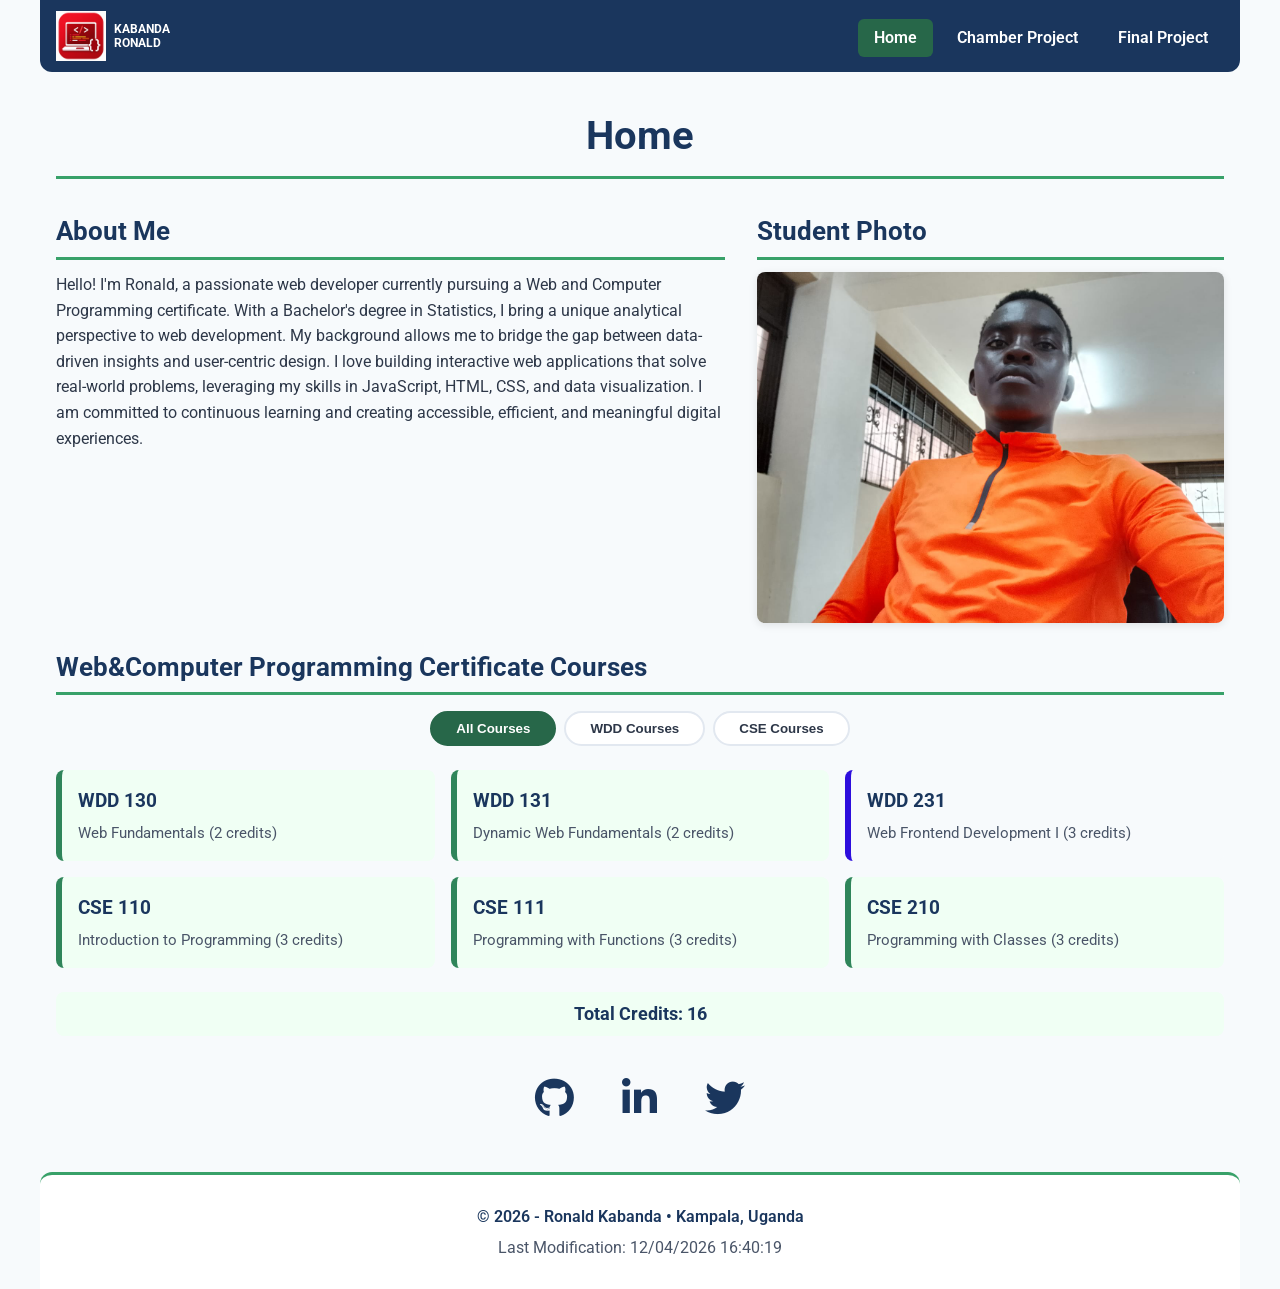
<file: index.html>
<!DOCTYPE html>
<html lang="en">
<head>
    <meta charset="UTF-8" >
    <meta name="viewport" content="width=device-width, initial-scale=1.0" >
    <title>Course Home Page – Ronald Kabanda</title>
    <meta name="description" content="Ronald Kabanda's WDD 231 course portfolio for the Web and Computer Programming certificate. Explore projects, coursework, and skills in web development." >
    <meta name="author" content="Ronald Kabanda" >

    <!-- Favicon and Apple Touch Icon -->
    <link rel="icon" href="images/favicon.ico" type="image/x-icon">
    <link rel="apple-touch-icon" href="images/apple-touch-icon.png">

    <!-- Google Fonts -->
    <link rel="preconnect" href="https://fonts.googleapis.com" >
    <link rel="preconnect" href="https://fonts.gstatic.com" crossorigin />
    <link href="https://fonts.googleapis.com/css2?family=Roboto:wght@300;400;700&display=swap" rel="stylesheet" >

    <!-- Font Awesome for social icons -->
    <link rel="stylesheet" href="https://cdnjs.cloudflare.com/ajax/libs/font-awesome/6.5.0/css/all.min.css" >

    <!-- Stylesheets -->
    <link rel="stylesheet" href="styles/smaller.css" >
    <link rel="stylesheet" href="styles/larger.css" >

    <script defer src="scripts/script.js"></script>
</head>
<body>

    <!-- ========== HEADER ========== -->
    <header>
        <div class="logo-container">
            <img src="images/ict-icon-2.png" alt="Site Logo" width="50" height="50" />
            <span class="my-name">KABANDA RONALD</span>
        </div>
        <button id="menuToggle" aria-label="Toggle navigation menu">☰</button>
        <nav id="primaryNav" aria-label="Main navigation">
            <ul>
                <li><a href="index.html" class="active">Home</a></li>
                <li><a href="chamber/index.html">Chamber Project</a></li>
                <li><a href="final%20project/index.html">Final Project</a></li>
            </ul>
        </nav>

    </header>

    <!-- ========== MAIN ========== -->
    <main>
        <div class="content-area">

            <h1>Home</h1>

            <!-- About Me -->
    <div class="split-row">
    <section class="about-text">
      <h2>About Me</h2>
      <p>
        Hello! I'm Ronald, a passionate web developer currently pursuing a Web and Computer Programming certificate. With a Bachelor's degree in Statistics, I bring a unique analytical perspective to web development. My background allows me to bridge the gap between data-driven insights and user-centric design. I love building interactive web applications that solve real-world problems, leveraging my skills in JavaScript, HTML, CSS, and data visualization. I am committed to continuous learning and creating accessible, efficient, and meaningful digital experiences.
      </p>
    </section>

    <!--Student Photo -->
    <section class="student-photo-wrapper">
      <h2>Student Photo</h2>
      <img src="images/profile-1.jpeg" alt="Headshot of Ronald Kabanda, web development student" class="student-photo" loading="lazy" decoding="async" />
    </section>
    </div>

            <!-- Web Certificate Courses -->
            <section id="courses-section">
                <h2>Web&Computer Programming Certificate Courses</h2>
                <div class="filter-buttons">
                    <button id="filterAll" class="active">All Courses</button>
                    <button id="filterWDD">WDD Courses</button>
                    <button id="filterCSE">CSE Courses</button>
                </div>
                <div id="courseCards" class="course-grid">
                    <!-- course cards rendered by JavaScript -->
                </div>
                <p id="totalCredits">Total Credits: 0</p>
            </section>

            <!-- Social Media -->
           <section id="social-media">
            <h2 class="sr-only">Connect with Me</h2>
    <div class="social-links">
        <a href="https://github.com/kabandaronald70-create" target="_blank" rel="noopener noreferrer" aria-label="GitHub">
            <i class="fab fa-github"></i>
        </a>
        <a href="https://linkedin.com/in/kabanda-ronald-68155b356" target="_blank" rel="noopener noreferrer" aria-label="LinkedIn">
            <i class="fab fa-linkedin-in"></i>
        </a>
        <a href="https://twitter.com/KABANDARONALD13" target="_blank" rel="noopener noreferrer" aria-label="Twitter">
            <i class="fab fa-twitter"></i>
        </a>
    </div>
</section>

        </div>
      

    </main>

    <!-- ========== FOOTER ========== -->
    <footer>
        <p id="copyright"></p>
        <p id="lastModified"></p>
    </footer>

</body>
</html>
</file>
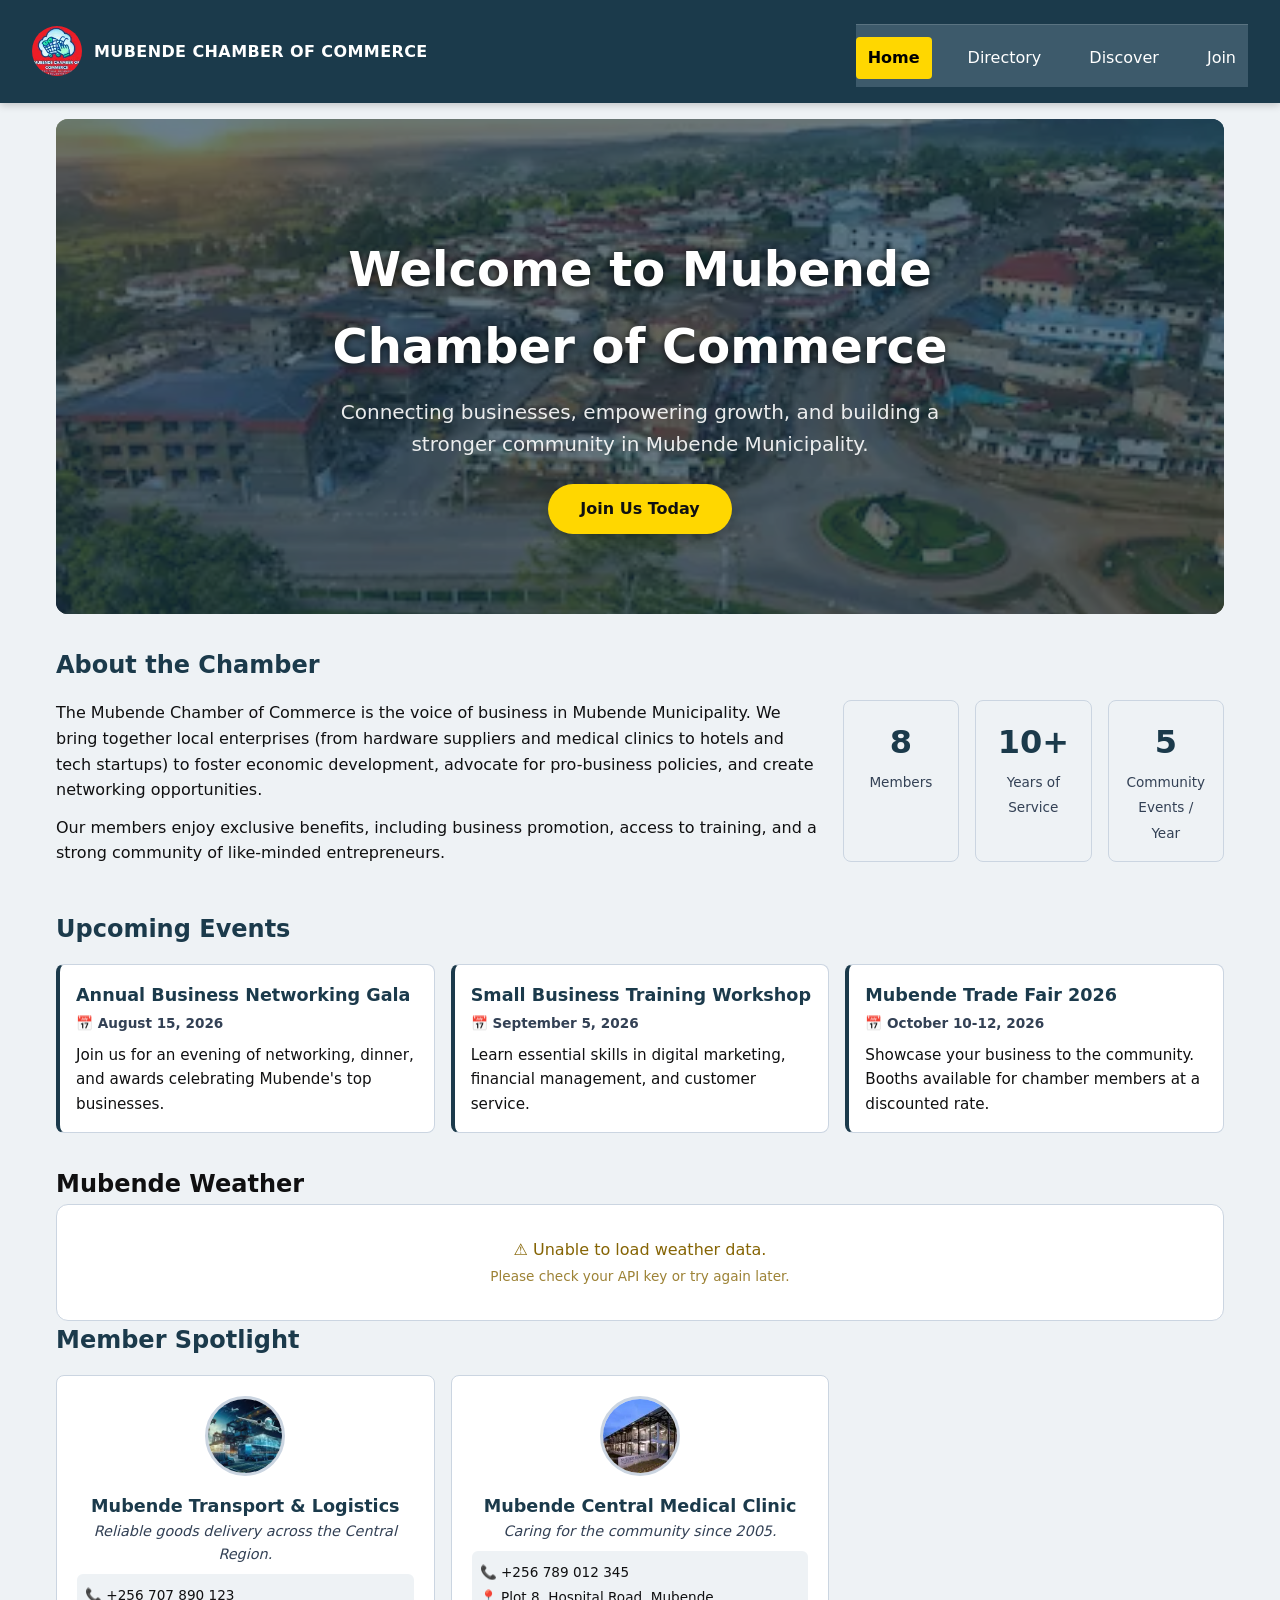
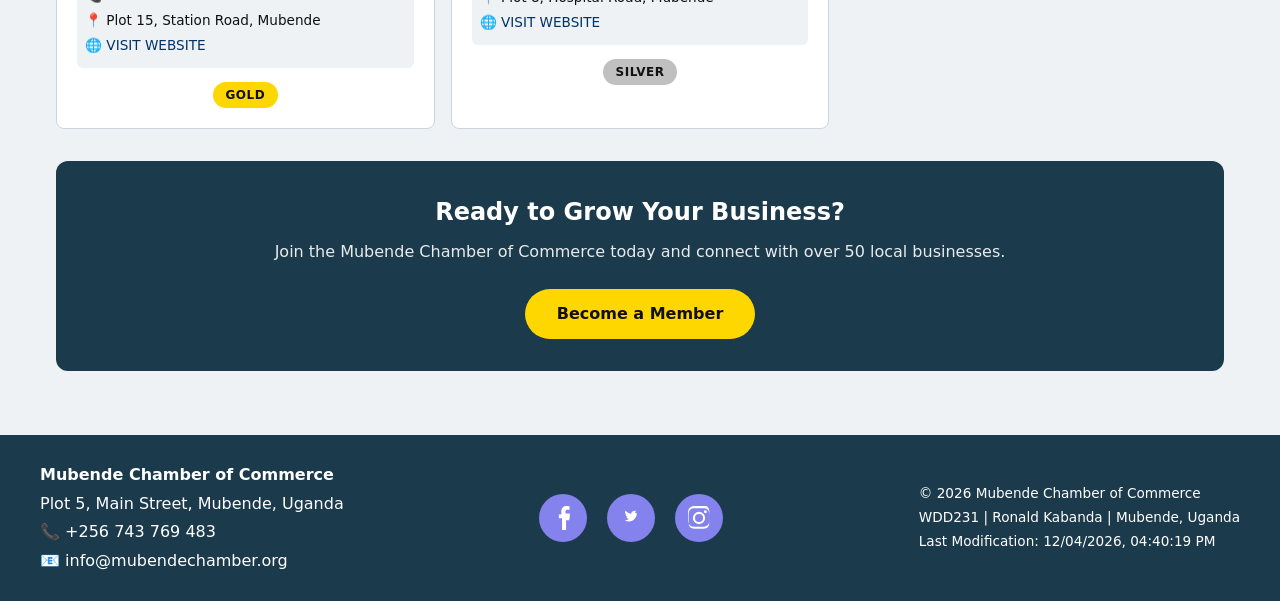
<file: chamber/index.html>
<!DOCTYPE html>
<html lang="en">
<head>
    <meta charset="UTF-8">
    <meta name="viewport" content="width=device-width, initial-scale=1.0">
    <title>Mubende Chamber of Commerce – Home</title>
    <meta name="description" content="Mubende Chamber of Commerce – Supporting local businesses in Mubende Municipality. Join us to grow your business." >
    <meta name="author" content="Ronald Kabanda" >

    <!-- ====== Facebook Open Graph ====== -->
    <meta property="og:title" content="Mubende Chamber of Commerce – Home" >
    <meta property="og:type" content="website" >
    <meta property="og:image" content="https://kabandaronald70-create.github.io/wdd231/chamber/images/og-image-1.webp" >
    <meta property="og:url" content="https://kabandaronald70-create.github.io/wdd231/chamber/index.html" />
    <meta property="og:description" content="Supporting local businesses in Mubende Municipality. Join us to grow your business." >
    <meta property="og:locale" content="en_US" >
    <meta name="theme-color" content="#1B3A4B" />

    <!-- ====== JSON-LD Structured Data ====== -->
    <script src="scripts/structured-data.js"  data-schema-page="home" defer></script>

    <!-- ====== Favicon ====== -->
    <link rel="icon" href="images/favicon_io.ico" >
    <link rel="apple-touch-icon" href="images/favicon_io.ico" >
    <link rel="canonical" href="https://kabandaronald70-create.github.io/wdd231/chamber/index.html" >
    <meta name="robots" content="index, follow" >

    <!-- ====== GOOGLE FONTS ====== -->
    <link rel="preconnect" href="https://fonts.googleapis.com" >
    <link rel="preconnect" href="https://fonts.gstatic.com" crossorigin >
    <link href="https://fonts.googleapis.com/css2?family=Inter:opsz,wght@14..32,400;14..32,600;14..32,700&display=swap" rel="stylesheet" >

    <!-- ====== CSS ====== -->
    <link rel="stylesheet" href="styles/normalize.css" >
    <link rel="stylesheet" href="styles/small.min.css" >
    <link rel="stylesheet" href="styles/large.css" >

    <!-- ====== Preload critical assets ====== -->
    <link rel="preload" href="images/mubende-logo.webp" as="image" >

    <!-- ====== JavaScript ====== -->
    <script src="scripts/home.js" defer></script>
</head>

<body>
    <!-- ====== SKIP LINK ====== -->
    <a class="skip-link" href="#main-content">Skip to main content</a>

    <!-- ====== HEADER ====== -->
    <header>
        <div class="header-content">
            <img src="images/mubende-logo.webp" alt="Mubende Chamber of Commerce Logo – Supporting local business" class="logo" width="60" height="60" loading="lazy" decoding="async" >
            <div class="site-title">MUBENDE CHAMBER OF COMMERCE</div>
        </div>
        <nav aria-label="Primary navigation">
            <button id="menu-toggle" type="button" aria-label="Toggle navigation menu" aria-controls="primary-nav" aria-expanded="false">
                <span class="hamburger-icon" aria-hidden="true">☰</span>
            </button>
            <ul id="primary-nav">
                <li class="active"><a href="index.html" aria-current="page">Home</a></li>
                <li><a href="directory.html">Directory</a></li>
                <li><a href="discover.html">Discover</a></li>
                <li><a href="join.html">Join</a></li>
            </ul>
        </nav>
    </header>

    <!-- ====== MAIN ====== -->
    <main id="main-content" role="main">

             <!-- ====== HERO SECTION (Image set in HTML) ====== -->
        <section class="hero" aria-labelledby="hero-heading">
            
            <div class="hero-overlay"></div>
            <div class="hero-content">
                <h1 id="hero-heading">Welcome to Mubende Chamber of Commerce</h1>
                <p>Connecting businesses, empowering growth, and building a stronger community in Mubende Municipality.</p>
                <a href="join.html" class="cta-button">Join Us Today</a>
            </div>
        </section>    

        <!-- ====== ABOUT / MISSION SECTION ====== -->
        <section class="about" aria-labelledby="about-heading">
            <h2 id="about-heading">About the Chamber</h2>
            <div class="about-grid">
                <div class="about-text">
                    <p>The Mubende Chamber of Commerce is the voice of business in Mubende Municipality. We bring together local enterprises (from hardware suppliers and medical clinics to hotels and tech startups) to foster economic development, advocate for pro-business policies, and create networking opportunities.</p>
                    <p>Our members enjoy exclusive benefits, including business promotion, access to training, and a strong community of like-minded entrepreneurs.</p>
                </div>
                <div class="about-stats">
                    <div class="stat">
                        <span class="stat-number" id="member-count">0</span>
                        <span class="stat-label">Members</span>
                    </div>
                    <div class="stat">
                        <span class="stat-number">10+</span>
                        <span class="stat-label">Years of Service</span>
                    </div>
                    <div class="stat">
                        <span class="stat-number">5</span>
                        <span class="stat-label">Community Events / Year</span>
                    </div>
                </div>
            </div>
        </section>

        <!-- ====== CURRENT EVENTS ====== -->
        <section class="events" aria-labelledby="events-heading">
            <h2 id="events-heading">Upcoming Events</h2>
            <div class="events-container" id="events-container">
                <!-- Events rendered by JavaScript -->
            </div>
        </section>

        <!-- ====== WEATHER ====== -->
        <section class="weather" aria-labelledby="weather-heading">
            <h2 id="weather-heading">Mubende Weather</h2>
            <div class="weather-card" id="weather-card">
                <div class="weather-loading">Loading weather...</div>
            </div>
        </section>

        <!-- ====== BUSINESS SPOTLIGHT ====== -->
        <section class="spotlight" aria-labelledby="spotlight-heading">
            <h2 id="spotlight-heading">Member Spotlight</h2>
            <div class="spotlight-container" id="spotlight-container">
                <!-- Spotlights rendered by JavaScript -->
            </div>
        </section>

        <!-- ====== CALL TO ACTION ====== -->
        <section class="cta-section" aria-labelledby="cta-heading">
            <div class="cta-content">
                <h2 id="cta-heading">Ready to Grow Your Business?</h2>
                <p>Join the Mubende Chamber of Commerce today and connect with over 50 local businesses.</p>
                <a href="join.html" class="cta-button">Become a Member</a>
            </div>
        </section>

    </main>

    <!-- ====== FOOTER ====== -->
    <footer>
        <div class="footer-content">
            <div class="contact-info">
                <p><strong>Mubende Chamber of Commerce</strong></p>
                <p>Plot 5, Main Street, Mubende, Uganda</p>
                <p>📞 <a href="tel:+256743769483">+256 743 769 483</a></p>
                <p>📧 <a href="mailto:info@mubendechamber.org">info@mubendechamber.org</a></p>
            </div>

            <div class="social-media" role="group" aria-label="Social media links">
                <a href="https://facebook.com/kabandaronaldofficial" target="_blank" rel="noopener noreferrer" aria-label="Follow us on Facebook">
                    <svg viewBox="0 0 24 24" fill="currentColor" aria-hidden="true" width="24" height="24">
                        <path d="M18.77 7.46H14.5v-1.9c0-1.12.43-1.81 2-1.81h2v-3.4a29.87 29.87 0 00-2.9-.23c-3.25 0-5.26 2-5.26 5.68v2.66H7.88v3.77h3.18V24h4v-9.77h3.14l.57-3.77z"/>
                    </svg>
                </a>
                <a href="https://twitter.com/KABANDARONALD13" target="_blank" rel="noopener noreferrer" aria-label="Follow us on Twitter">
                    <svg viewBox="0 0 24 24" fill="currentColor" aria-hidden="true" width="24" height="24">
                        <path d="M17.81 7.15c.01.12.01.24.01.36 0 3.66-2.78 7.87-7.87 7.87a7.8 7.8 0 01-4.22-1.23c.22.03.44.04.67.04a5.56 5.56 0 003.44-1.18 2.78 2.78 0 01-2.6-1.93c.2.03.4.05.61.05a2.77 2.77 0 00.86-.12 2.78 2.78 0 01-2.23-2.72v-.04c.27.15.57.24.89.25a2.78 2.78 0 01-.86-3.71 7.89 7.89 0 005.72 2.9 3.13 3.13 0 01.08-.63 2.78 2.78 0 012.78-2.13 5.57 5.57 0 001.76-.67 2.8 2.8 0 01-1.22 1.54 5.55 5.55 0 001.6-.44 5.96 5.96 0 01-1.4 1.45z"/>
                    </svg>
                </a>
                <a href="https://instagram.com/kabanda.ronald.10" target="_blank" rel="noopener noreferrer" aria-label="Follow us on Instagram">
                    <svg viewBox="0 0 24 24" fill="currentColor" aria-hidden="true" width="24" height="24">
                        <path d="M12 2.16c3.2 0 3.58.01 4.85.07a7.36 7.36 0 012.1.39 4.9 4.9 0 011.77 1.14 4.9 4.9 0 011.14 1.77 7.36 7.36 0 01.39 2.1c.06 1.27.07 1.65.07 4.85s-.01 3.58-.07 4.85a7.36 7.36 0 01-.39 2.1 4.9 4.9 0 01-1.14 1.77 4.9 4.9 0 01-1.77 1.14 7.36 7.36 0 01-2.1.39c-1.27.06-1.65.07-4.85.07s-3.58-.01-4.85-.07a7.36 7.36 0 01-2.1-.39 4.9 4.9 0 01-1.77-1.14 4.9 4.9 0 01-1.14-1.77 7.36 7.36 0 01-.39-2.1c-.06-1.27-.07-1.65-.07-4.85s.01-3.58.07-4.85a7.36 7.36 0 01.39-2.1 4.9 4.9 0 011.14-1.77 4.9 4.9 0 011.77-1.14 7.36 7.36 0 012.1-.39c1.27-.06 1.65-.07 4.85-.07M12 0C8.74 0 8.33.01 7.05.07 5.78.13 4.9.33 4.14.63a6.64 6.64 0 00-2.4 2.4 6.64 6.64 0 00-.6 2.4c-.06 1.28-.07 1.69-.07 4.95s.01 3.67.07 4.95a6.64 6.64 0 00.6 2.4 6.64 6.64 0 002.4 2.4c.76.3 1.64.5 2.91.56 1.28.06 1.69.07 4.95.07s3.67-.01 4.95-.07a6.64 6.64 0 002.4-.6 6.64 6.64 0 002.4-2.4c.3-.76.5-1.64.56-2.91.06-1.28.07-1.69.07-4.95s-.01-3.67-.07-4.95a6.64 6.64 0 00-.6-2.4 6.64 6.64 0 00-2.4-2.4c-.76-.3-1.64-.5-2.91-.56C15.67.01 15.26 0 12 0zm0 5.84A6.16 6.16 0 1018.16 12 6.16 6.16 0 0012 5.84zm0 10.16A4 4 0 1116 12a4 4 0 01-4 4zm6.4-11.75a1.44 1.44 0 11-1.44 1.44 1.44 1.44 0 011.44-1.44z"/>
                    </svg>
                </a>
            </div>

            <div class="developer-info">
                <p>&copy; <span id="year"></span> Mubende Chamber of Commerce</p>
                <p>WDD231 | Ronald Kabanda | Mubende, Uganda</p>
                <p>Last Modification: <span id="last-modified"></span></p>
            </div>
        </div>
    </footer>

</body>
</html>
</file>
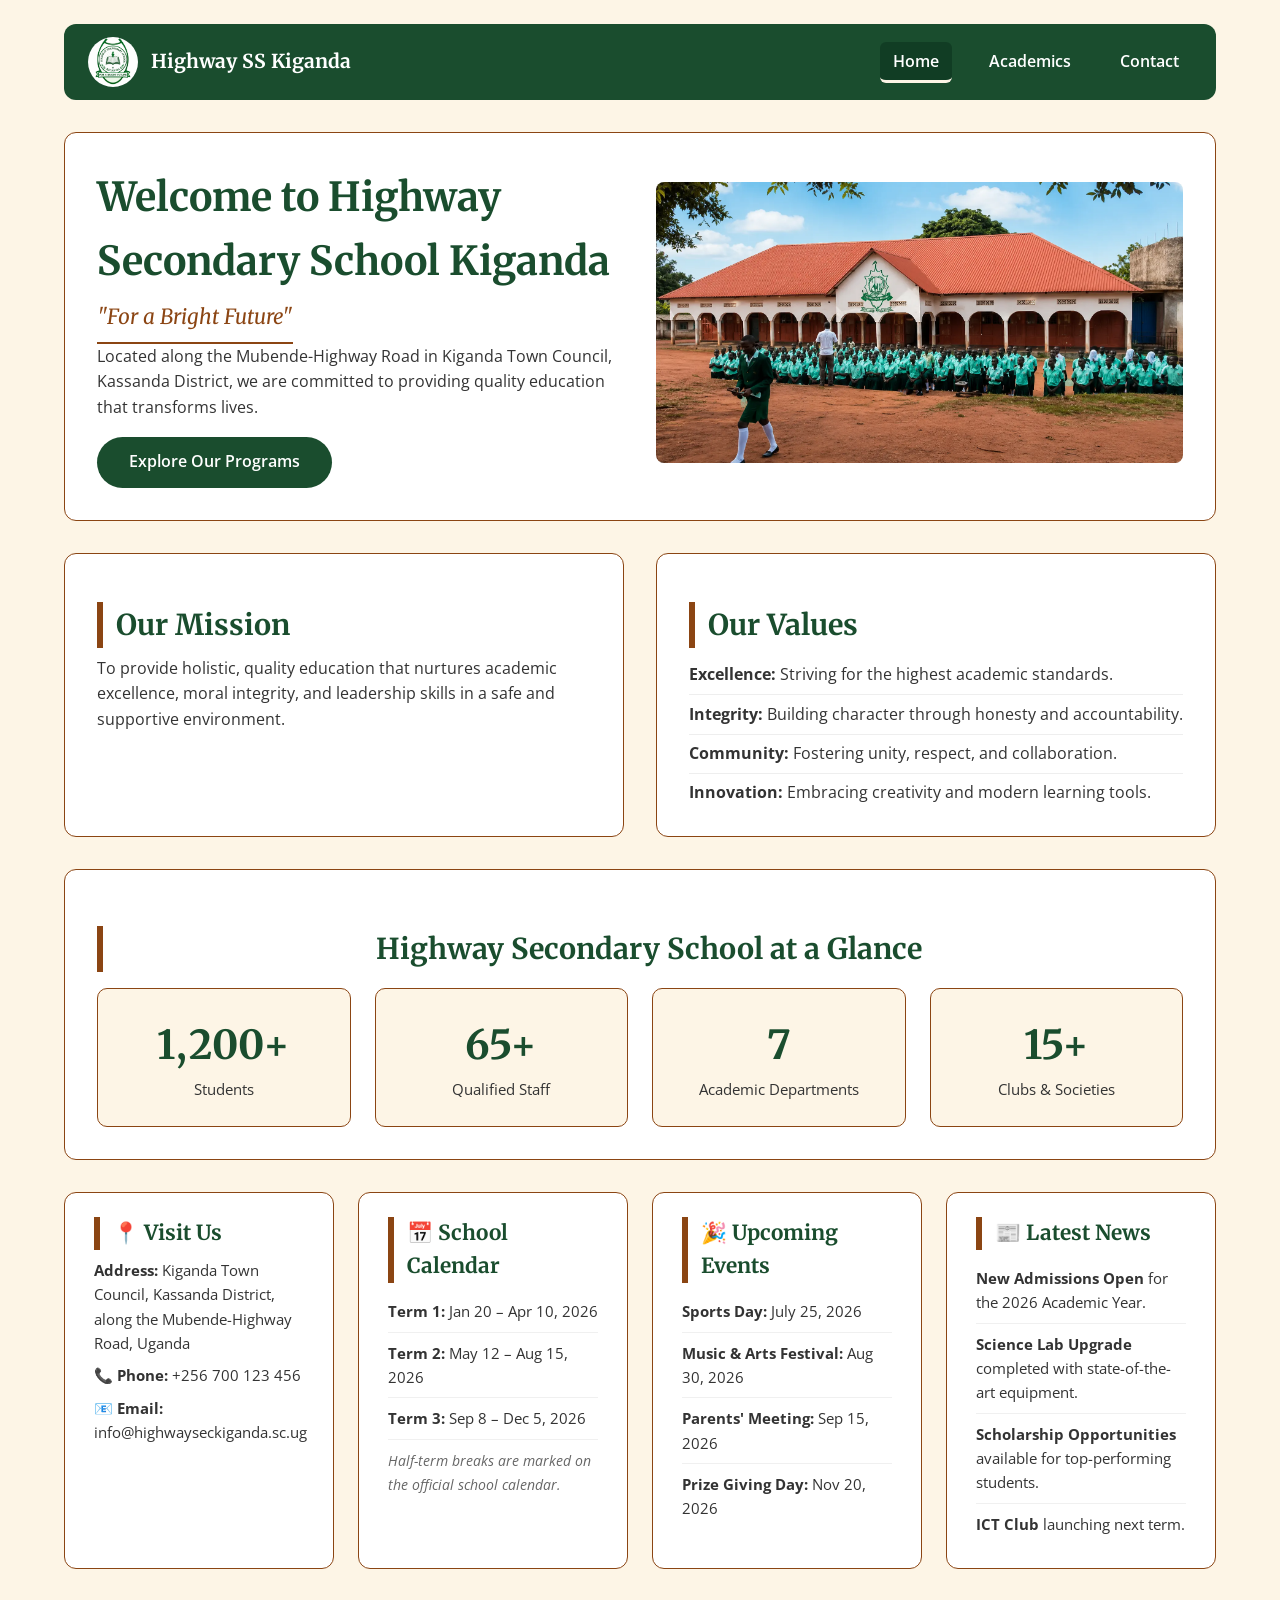
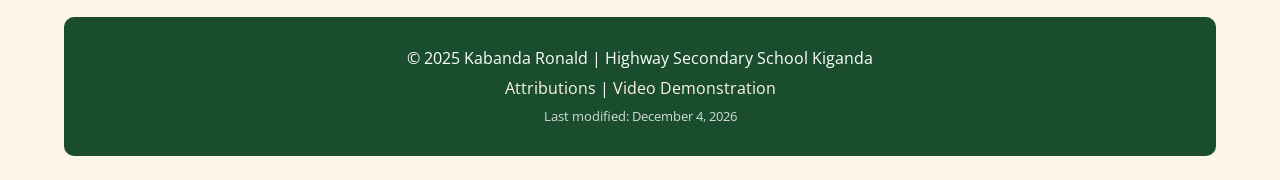
<file: final project/index.html>
<!DOCTYPE html>
<html lang="en">
<head>
    <meta charset="UTF-8" >
    <meta name="viewport" content="width=device-width, initial-scale=1.0" >

    <!-- SEO & Meta Tags -->
    <title>Highway Secondary School Kiganda | Home</title>
    <meta name="description" content="Highway Secondary School Kiganda - A leading secondary school in Kassanda District, Uganda. Explore our mission, academic programs, and community." >
    <meta name="author" content="Kabanda Ronald" >

    <!-- Open Graph / Social Sharing -->
    <meta property="og:title" content="Highway Secondary School Kiganda" >
    <meta property="og:description" content="Highway Secondary School Kiganda - A leading secondary school in Kassanda District, Uganda." >
    <meta property="og:type" content="website" >
    <meta property="og:url" content="https://kabandaronald70-create/final project/index.html" >
     <meta property="og:image" content="https://kabandaronald70-create.github.io/wdd231/final project/images/highway_hero.webp">

   <!-- === FAVICON === -->
<link rel="icon" type="image/x-icon" href="favicon.ico" >
<link rel="icon" type="image/png" sizes="32x32" href="favicon-32x32.png" />
<link rel="icon" type="image/png" sizes="16x16" href="favicon-16x16.png" />
<link rel="apple-touch-icon" sizes="180x180" href="apple-touch-icon.png" />

    <!-- Google Fonts -->
    <link rel="preconnect" href="https://fonts.googleapis.com" >
    <link rel="preconnect" href="https://fonts.gstatic.com" crossorigin >
    <link href="https://fonts.googleapis.com/css2?family=Merriweather:wght@400;700&family=Open+Sans:wght@400;600&display=swap" rel="stylesheet" >

    <!-- Master CSS -->
    <link rel="stylesheet" href="styles/style.css" >
    <link rel="stylesheet" href="styles/home.css" >

    <!-- ES Module -->
    <script type="module" src="scripts/main.js" ></script>
</head>

<body>

    <!-- ===== HEADER & NAVIGATION ===== -->
    <header>
        <div class="header-container">
            <div class="logo">
                <img src="images/highway_logo.webp" alt="Highway Secondary School Kiganda Logo" width="50" height="50" loading="lazy" >
                <span>Highway SS Kiganda</span>
            </div>
            <button class="hamburger" id="hamburger" aria-label="Toggle navigation menu" aria-expanded="false">
                <span class="bar"></span>
                <span class="bar"></span>
                <span class="bar"></span>
            </button>
            <nav id="main-nav" aria-label="Main navigation">
                <ul>
                    <li><a href="index.html" class="active">Home</a></li>
                    <li><a href="academics.html">Academics</a></li>
                    <li><a href="contact.html">Contact</a></li>
                </ul>
            </nav>
        </div>
    </header>

    <!-- ===== MAIN CONTENT ===== -->
    <main>

        <!-- Hero Section -->
        <section class="hero">
            <div class="hero-content">
                <h1>Welcome to Highway Secondary School Kiganda</h1>
                <p class="motto">"For a Bright Future"</p>
                <p>Located along the Mubende-Highway Road in Kiganda Town Council, Kassanda District, we are committed to providing quality education that transforms lives.</p>
                <a href="academics.html" class="cta-button">Explore Our Programs</a>
            </div>
            <div class="hero-image">
                <img src="images/highway_hero.webp" alt="Highway Secondary School Kiganda Campus" loading="lazy" width="600" height="400" >
            </div>
        </section>

        <!-- Mission & Values -->
        <section class="mission-values">
            <div class="mission">
                <h2>Our Mission</h2>
                <p>To provide holistic, quality education that nurtures academic excellence, moral integrity, and leadership skills in a safe and supportive environment.</p>
            </div>
            <div class="values">
                <h2>Our Values</h2>
                <ul>
                    <li><strong>Excellence:</strong> Striving for the highest academic standards.</li>
                    <li><strong>Integrity:</strong> Building character through honesty and accountability.</li>
                    <li><strong>Community:</strong> Fostering unity, respect, and collaboration.</li>
                    <li><strong>Innovation:</strong> Embracing creativity and modern learning tools.</li>
                </ul>
            </div>
        </section>

        <!-- School Statistics -->
        <section class="stats">
            <h2>Highway Secondary School at a Glance</h2>
            <div class="stats-grid">
                <div class="stat-card">
                    <span class="stat-number">1,200+</span>
                    <span class="stat-label">Students</span>
                </div>
                <div class="stat-card">
                    <span class="stat-number">65+</span>
                    <span class="stat-label">Qualified Staff</span>
                </div>
                <div class="stat-card">
                    <span class="stat-number">7</span>
                    <span class="stat-label">Academic Departments</span>
                </div>
                <div class="stat-card">
                    <span class="stat-number">15+</span>
                    <span class="stat-label">Clubs &amp; Societies</span>
                </div>
            </div>
        </section>

        <!-- Location -->
        <!-- ===== SCHOOL INFO GRID: Location, Calendar, Events, News ===== -->
<section class="info-grid">

    <!-- 1. VISIT US (Original Location) -->
    <div class="info-card location-card">
        <h2>📍 Visit Us</h2>
        <p><strong>Address:</strong> Kiganda Town Council, Kassanda District, along the Mubende-Highway Road, Uganda</p>
        <p><strong>📞 Phone:</strong> +256 700 123 456</p>
        <p><strong>📧 Email:</strong> info@highwayseckiganda.sc.ug</p>
    </div>

    <!-- 2. SCHOOL CALENDAR (Important Term Dates) -->
    <div class="info-card calendar-card">
        <h2>📅 School Calendar</h2>
        <ul>
            <li><strong>Term 1:</strong> Jan 20 – Apr 10, 2026</li>
            <li><strong>Term 2:</strong> May 12 – Aug 15, 2026</li>
            <li><strong>Term 3:</strong> Sep 8 – Dec 5, 2026</li>
            <li><em>Half-term breaks are marked on the official school calendar.</em></li>
        </ul>
    </div>

    <!-- 3. UPCOMING EVENTS (Not to Miss) -->
    <div class="info-card events-card">
        <h2>🎉 Upcoming Events</h2>
        <ul>
            <li><strong>Sports Day:</strong> July 25, 2026</li>
            <li><strong>Music &amp; Arts Festival:</strong> Aug 30, 2026</li>
            <li><strong>Parents' Meeting:</strong> Sep 15, 2026</li>
            <li><strong>Prize Giving Day:</strong> Nov 20, 2026</li>
        </ul>
    </div>

    <!-- 4. LATEST NEWS & ANNOUNCEMENTS -->
    <div class="info-card news-card">
        <h2>📰 Latest News</h2>
        <ul>
            <li><strong>New Admissions Open</strong> for the 2026 Academic Year.</li>
            <li><strong>Science Lab Upgrade</strong> completed with state-of-the-art equipment.</li>
            <li><strong>Scholarship Opportunities</strong> available for top-performing students.</li>
            <li><strong>ICT Club</strong> launching next term.</li>
        </ul>
    </div>

</section>

    </main>

    <!-- ===== FOOTER ===== -->
    <footer>
        <div class="footer-content">
            <p>&copy; 2025 Kabanda Ronald | Highway Secondary School Kiganda</p>
            <p>
                <a href="attributions.html">Attributions</a> |
                <a href="https://youtu.be/RLeIvHkNtjQ" target="_blank">Video Demonstration</a>
            </p>
            <p id="last-modified">Last modified: <span id="modified-date"></span></p>
        </div>
    </footer>

</body>
</html>
</file>
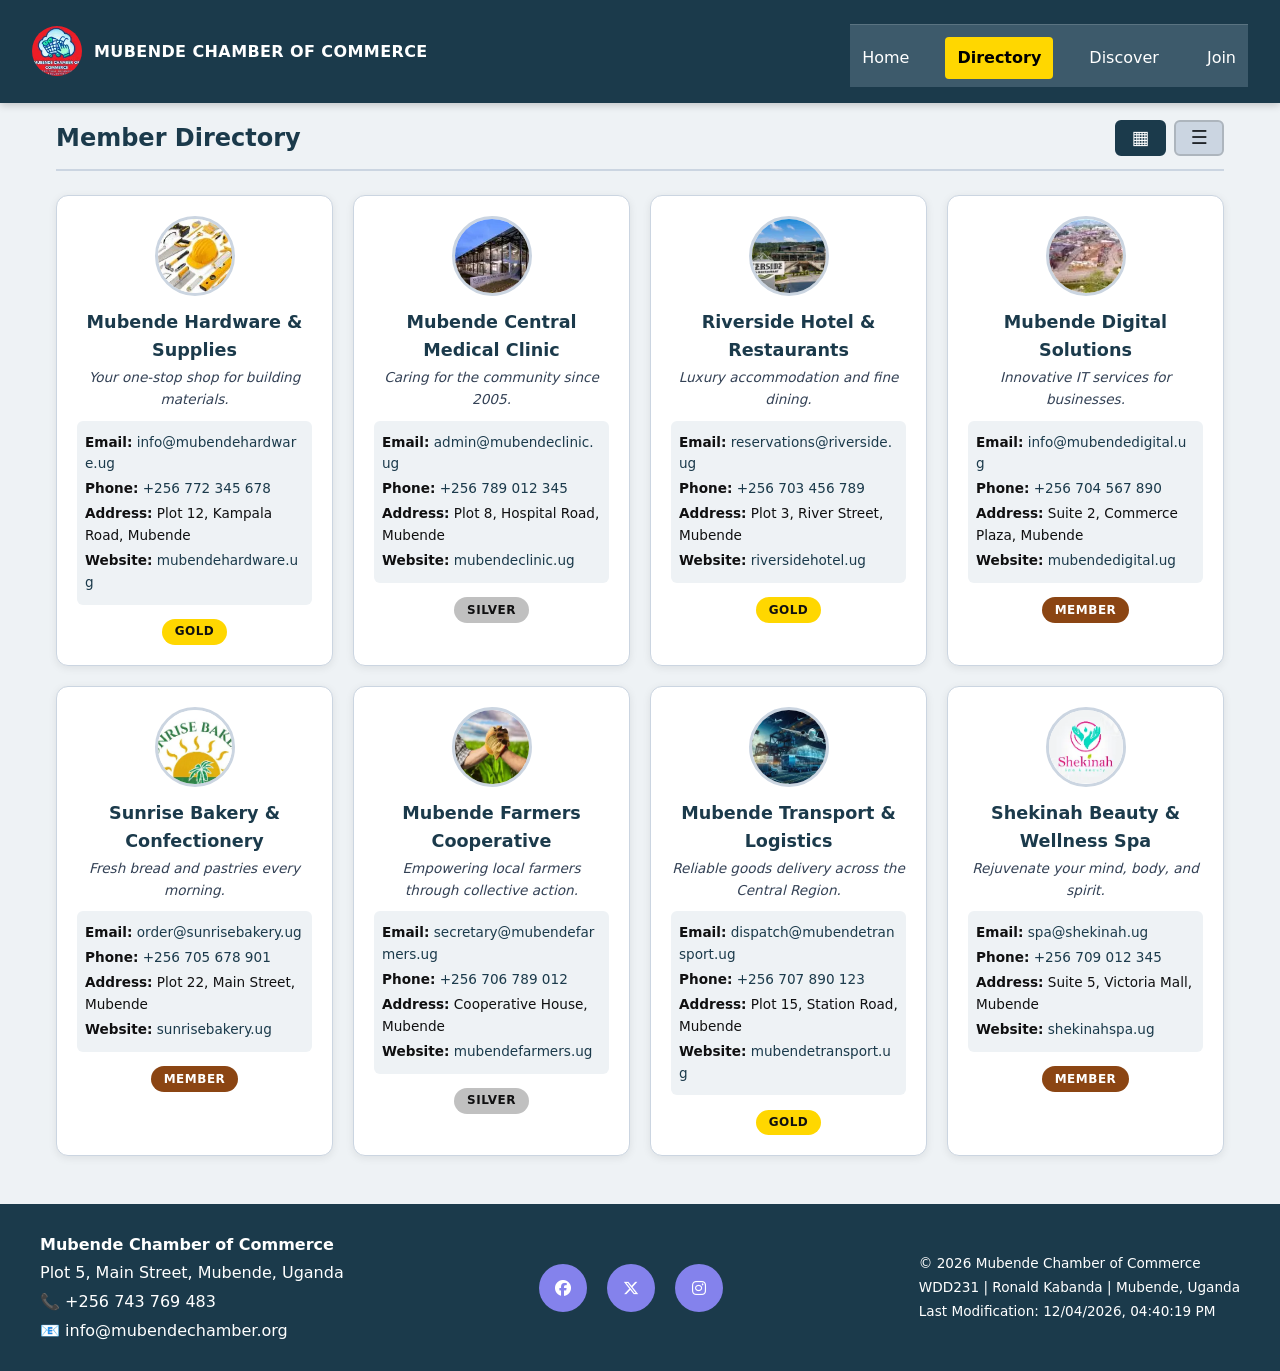
<file: chamber/directory.html>
<!DOCTYPE html>
<html lang="en">
<head>
    <meta charset="UTF-8">
    <meta name="viewport" content="width=device-width, initial-scale=1.0">
    <title>Mubende Chamber of Commerce – Directory</title>
    <meta name="description" content="Directory of member businesses of the Mubende Chamber of Commerce. Find local businesses, services, and contact information.">
    <meta name="author" content="Ronald Kabanda">

    <!-- ====== Facebook Open Graph ====== -->
    <meta property="og:title" content="Mubende Chamber of Commerce – Member Directory">
    <meta property="og:type" content="website">
    <meta property="og:image" content="https://kabandaronald70-create.github.io/wdd231/chamber/images/og-image-1.webp">
    <meta property="og:url" content="https://kabandaronald70-create.github.io/wdd231/chamber/directory.html">
    <meta property="og:description" content="Supporting local businesses in Mubende Municipality. Find member companies, services, and contact information.">
    <meta property="og:locale" content="en_US">
    <meta name="theme-color" content="#1B3A4B">

    <!-- ====== JSON-LD Structured Data ====== -->
    <script src="scripts/structured-data.js" data-schema-page="directory" defer></script>

    <!-- ====== Favicon ====== -->
    <link rel="icon" href="images/favicon_io.ico">
    <link rel="apple-touch-icon" href="images/favicon_io.ico">
    <link rel="canonical" href="https://kabandaronald70-create.github.io/wdd231/chamber/directory.html">
    <meta name="robots" content="index, follow">

    <!-- ====== GOOGLE FONTS ====== -->
    <link rel="preconnect" href="https://fonts.googleapis.com">
    <link rel="preconnect" href="https://fonts.gstatic.com" crossorigin>
    <link href="https://fonts.googleapis.com/css2?family=Inter:opsz,wght@14..32,400;14..32,600;14..32,700&display=swap" rel="stylesheet">

    <!-- Google Fonts -->
    <link rel="preconnect" href="https://fonts.googleapis.com" />
    <link rel="preconnect" href="https://fonts.gstatic.com" crossorigin />
    <link href="https://fonts.googleapis.com/css2?family=Roboto:wght@300;400;700&display=swap" rel="stylesheet" />

    <!-- Font Awesome for social icons -->
    <link rel="stylesheet" href="https://cdnjs.cloudflare.com/ajax/libs/font-awesome/6.5.1/css/all.min.css">

    <!-- Stylesheets -->
    <link rel="stylesheet" href="styles/small.min.css" />
    <link rel="stylesheet" href="styles/large.css" />
    <link rel="stylesheet" href="styles/normalize.css" />


    <!-- ====== Preload critical assets ====== -->
    <link rel="preload" href="images/mubende-logo.webp" as="image">

    <!-- ====== JavaScript ====== -->
    <script src="scripts/directory.js" defer></script>
</head>
<body>
    <!-- ====== SKIP LINK (Accessibility) ====== -->
    <a class="skip-link" href="#members-container">Skip to main content</a>

    <!-- ====== HEADER ====== -->
    <header>
        <div class="header-content">
            <img src="images/mubende-logo.webp" alt="Mubende Chamber of Commerce Logo – Supporting local business" class="logo" width="60" height="60" decoding="async">
            <div class="site-title">MUBENDE CHAMBER OF COMMERCE</div>
        </div>
        <nav aria-label="Primary navigation">
            <button id="menu-toggle" type="button" aria-label="Toggle navigation menu" aria-controls="primary-nav" aria-expanded="false">
                <span class="hamburger-icon" aria-hidden="true">☰</span>
            </button>
            <ul id="primary-nav">
                <li><a href="index.html">Home</a></li>
                <li class="active"><a href="directory.html" aria-current="page">Directory</a></li>
                <li><a href="discover.html">Discover</a></li>
                <li><a href="join.html">Join</a></li>
            </ul>
        </nav>
    </header>

    <!-- ====== MAIN ====== -->
    <main id="main-content" role="main">
        <section class="directory-controls" aria-labelledby="directory-heading">
            <h1 id="directory-heading">Member Directory</h1>
            <div class="view-toggle" role="group" aria-label="Select directory view">
                <button id="grid-view" class="active" type="button" aria-label="Display members as a grid">▦</button>
                <button id="list-view" type="button" aria-label="Display members as a list">☰</button>
            </div>
        </section>

        <section id="members-container" class="grid-view" aria-labelledby="directory-heading" aria-live="polite">
            <!-- Members rendered by JavaScript -->
        </section>

        <noscript>
            <p class="no-js-warning">JavaScript is required for the directory controls. The member list is still available.</p>
        </noscript>
    </main>

    <!-- ====== FOOTER ====== -->
    <footer>
        <div class="footer-content">
            <div class="contact-info">
                <p><strong>Mubende Chamber of Commerce</strong></p>
                <p>Plot 5, Main Street, Mubende, Uganda</p>
                <p>📞 <a href="tel:+256743769483">+256 743 769 483</a></p>
                <p>📧 <a href="mailto:info@mubendechamber.org">info@mubendechamber.org</a></p>
            </div>

            <div class="social-media" role="group" aria-label="Social media links">
                <a href="https://facebook.com/kabandaronaldofficial" target="_blank" rel="noopener noreferrer" aria-label="Follow us on Facebook">
                    <i class="fab fa-facebook" aria-hidden="true"></i>
                </a>
                <a href="https://twitter.com/KABANDARONALD13" target="_blank" rel="noopener noreferrer" aria-label="Follow us on Twitter">
                    <i class="fab fa-x-twitter" aria-hidden="true"></i>
                </a>
                <a href="https://instagram.com/kabanda.ronald.10" target="_blank" rel="noopener noreferrer" aria-label="Follow us on Instagram">
                    <i class="fab fa-instagram" aria-hidden="true"></i>
                </a>
            </div>

            <div class="developer-info">
                <p>&copy; <span id="year"></span> Mubende Chamber of Commerce</p>
                <p>WDD231 | Ronald Kabanda | Mubende, Uganda</p>
                <p>Last Modification: <span id="last-modified"></span></p>
            </div>
        </div>
    </footer>
</body>
</html>
</file>
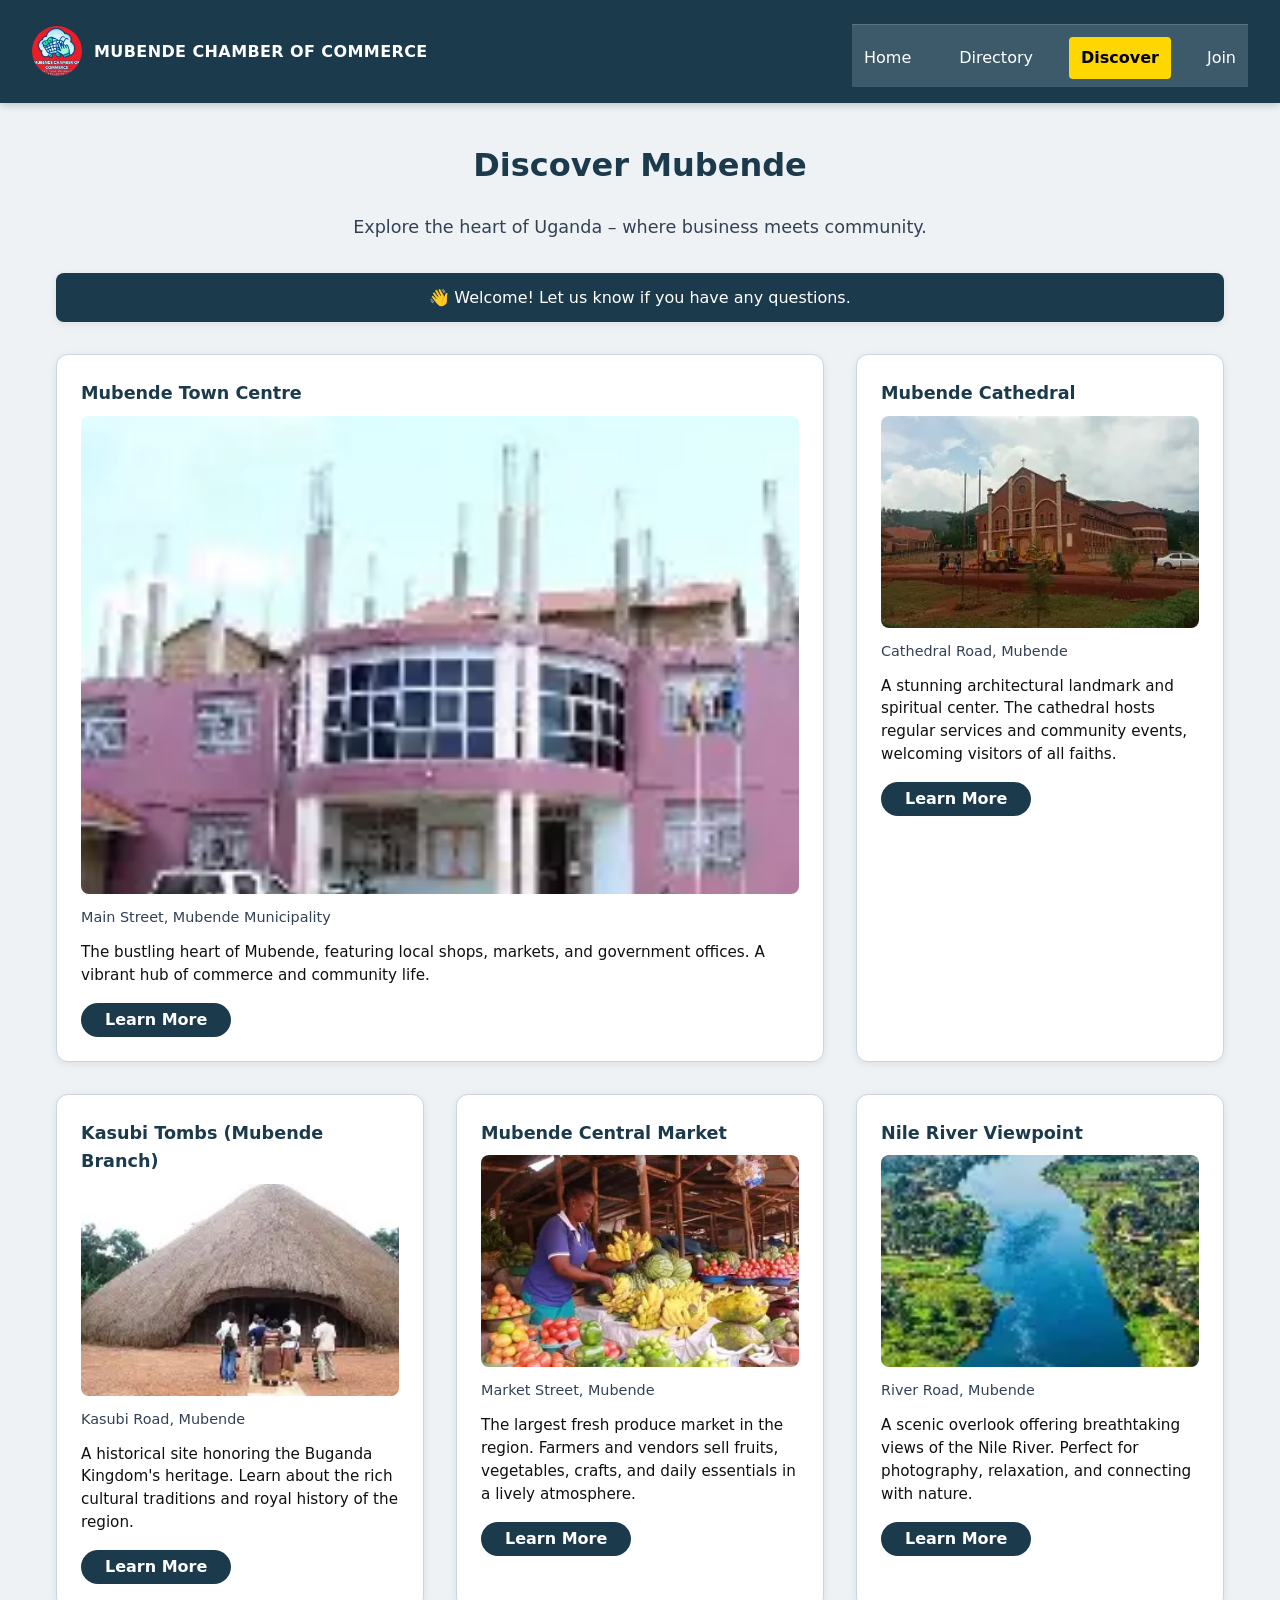
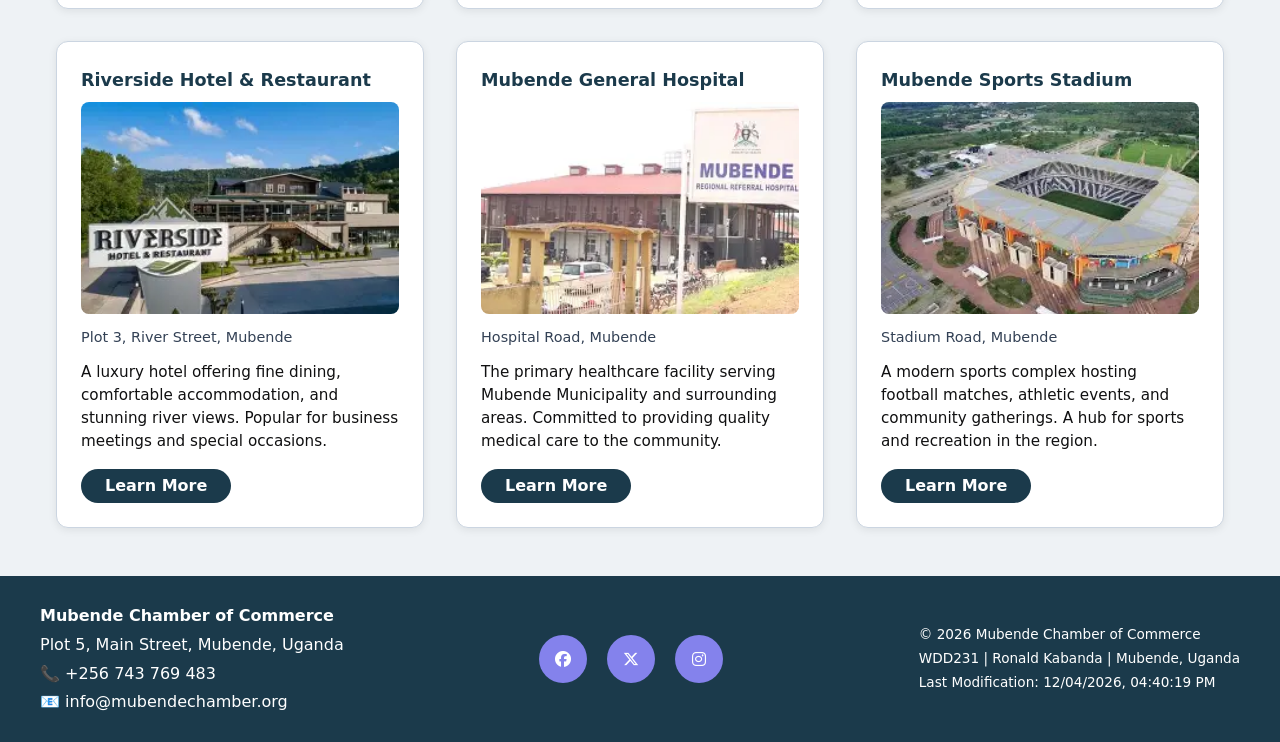
<file: chamber/discover.html>
<!DOCTYPE html>
<html lang="en">
<head>
    <meta charset="UTF-8" >
    <meta name="viewport" content="width=device-width, initial-scale=1.0" >
    <title>Mubende Chamber of Commerce – Discover</title>
    <meta name="description" content="Discover Mubende Municipality – explore local attractions, businesses, and points of interest in our vibrant community." >
    <meta name="author" content="Ronald Kabanda" >

    <!-- Open Graph -->
    <meta property="og:title" content="Mubende Chamber of Commerce – Discover" >
    <meta property="og:type" content="website" >
    <meta property="og:image" content="https://kabandaronald70-create.github.io/wdd231/chamber/images/og-image-1.webp" >
    <meta property="og:url" content="https://kabandaronald70-create.github.io/wdd231/chamber/discover.html" />
    <meta property="og:description" content="Discover Mubende Municipality – explore local attractions, businesses, and points of interest." />
    <meta property="og:locale" content="en_US" >
    <meta name="theme-color" content="#1B3A4B" >

    <!-- JSON-LD Structured Data -->
    <script src="scripts/structured-data.js" data-schema-page="discover" defer></script>

    <!-- Favicon -->
    <link rel="icon" href="images/favicon_io.ico" >
    <link rel="apple-touch-icon" href="images/favicon_io.ico" >
    <link rel="canonical" href="https://kabandaronald70-create.github.io/wdd231/chamber/discover.html" >
    <meta name="robots" content="index, follow" >

    <!-- Google Fonts -->
    <link rel="preconnect" href="https://fonts.googleapis.com" >
    <link rel="preconnect" href="https://fonts.gstatic.com" crossorigin >
    <link href="https://fonts.googleapis.com/css2?family=Inter:opsz,wght@14..32,400;14..32,600;14..32,700&display=swap" rel="stylesheet" >

    <!-- Core Stylesheets -->
    <link rel="stylesheet" href="styles/normalize.css" >
    <link rel="stylesheet" href="styles/small.min.css" >
    <link rel="stylesheet" href="styles/large.css" >
    <link rel="stylesheet" href="https://cdnjs.cloudflare.com/ajax/libs/font-awesome/6.5.1/css/all.min.css" >



    <!-- Preload critical assets -->
    <link rel="preload" href="images/mubende-logo.webp" as="image" >

    <!-- JavaScript (module) -->
    <script type="module" src="scripts/discover.js"></script>
</head>

<body>
    <!-- ====== SKIP LINK ====== -->
    <a class="skip-link" href="#main-content">Skip to main content</a>

    <!-- ====== HEADER (same as other pages) ====== -->
    <header>
        <div class="header-content">
            <img src="images/mubende-logo.webp" alt="Mubende Chamber of Commerce Logo – Supporting local business" class="logo" width="60" height="60" loading="lazy" decoding="async" >
            <div class="site-title">MUBENDE CHAMBER OF COMMERCE</div>
        </div>
        <nav aria-label="Primary navigation">
            <button id="menu-toggle" type="button" aria-label="Toggle navigation menu" aria-controls="primary-nav" aria-expanded="false">
                <span class="hamburger-icon" aria-hidden="true">☰</span>
            </button>
            <ul id="primary-nav">
                <li><a href="index.html">Home</a></li>
                <li><a href="directory.html">Directory</a></li>
                <li class="active"><a href="discover.html" aria-current="page">Discover</a></li>
                <li><a href="join.html">Join</a></li>
            </ul>
        </nav>
    </header>

    <!-- ====== MAIN ====== -->
    <main id="main-content">
        <div class="discover-header">
            <h1>Discover Mubende</h1>
            <p>Explore the heart of Uganda – where business meets community.</p>
        </div>

        <!-- ====== VISITOR MESSAGE ====== -->
        <div id="visit-message" class="visit-message" role="status" aria-live="polite">
            <!-- Populated by JavaScript -->
        </div>

        <!-- ====== DISCOVER GRID (8 cards) ====== -->
        <section class="discover-grid" id="discover-grid" aria-label="Points of interest in Mubende">
            <!-- Cards rendered by JavaScript -->
        </section>
    </main>

    <!-- ====== FOOTER (same as other pages) ====== -->
    <footer>
        <div class="footer-content">
            <div class="contact-info">
                <p><strong>Mubende Chamber of Commerce</strong></p>
                <p>Plot 5, Main Street, Mubende, Uganda</p>
                <p>📞 <a href="tel:+256743769483">+256 743 769 483</a></p>
                <p>📧 <a href="mailto:info@mubendechamber.org">info@mubendechamber.org</a></p>
            </div>

            <div class="social-media" role="group" aria-label="Social media links">
                <a href="https://facebook.com/kabandaronaldofficial" target="_blank" rel="noopener noreferrer" aria-label="Follow us on Facebook">
                    <i class="fab fa-facebook" aria-hidden="true"></i>
                </a>
                <a href="https://twitter.com/KABANDARONALD13" target="_blank" rel="noopener noreferrer" aria-label="Follow us on Twitter">
                    <i class="fab fa-x-twitter" aria-hidden="true"></i>
                </a>
                <a href="https://instagram.com/kabanda.ronald.10" target="_blank" rel="noopener noreferrer" aria-label="Follow us on Instagram">
                    <i class="fab fa-instagram" aria-hidden="true"></i>
                </a>
            </div>

            <div class="developer-info">
                <p>&copy; <span id="year"></span> Mubende Chamber of Commerce</p>
                <p>WDD231 | Ronald Kabanda | Mubende, Uganda</p>
                <p>Last Modification: <span id="last-modified"></span></p>
            </div>
        </div>
    </footer>
</body>
</html>
</file>
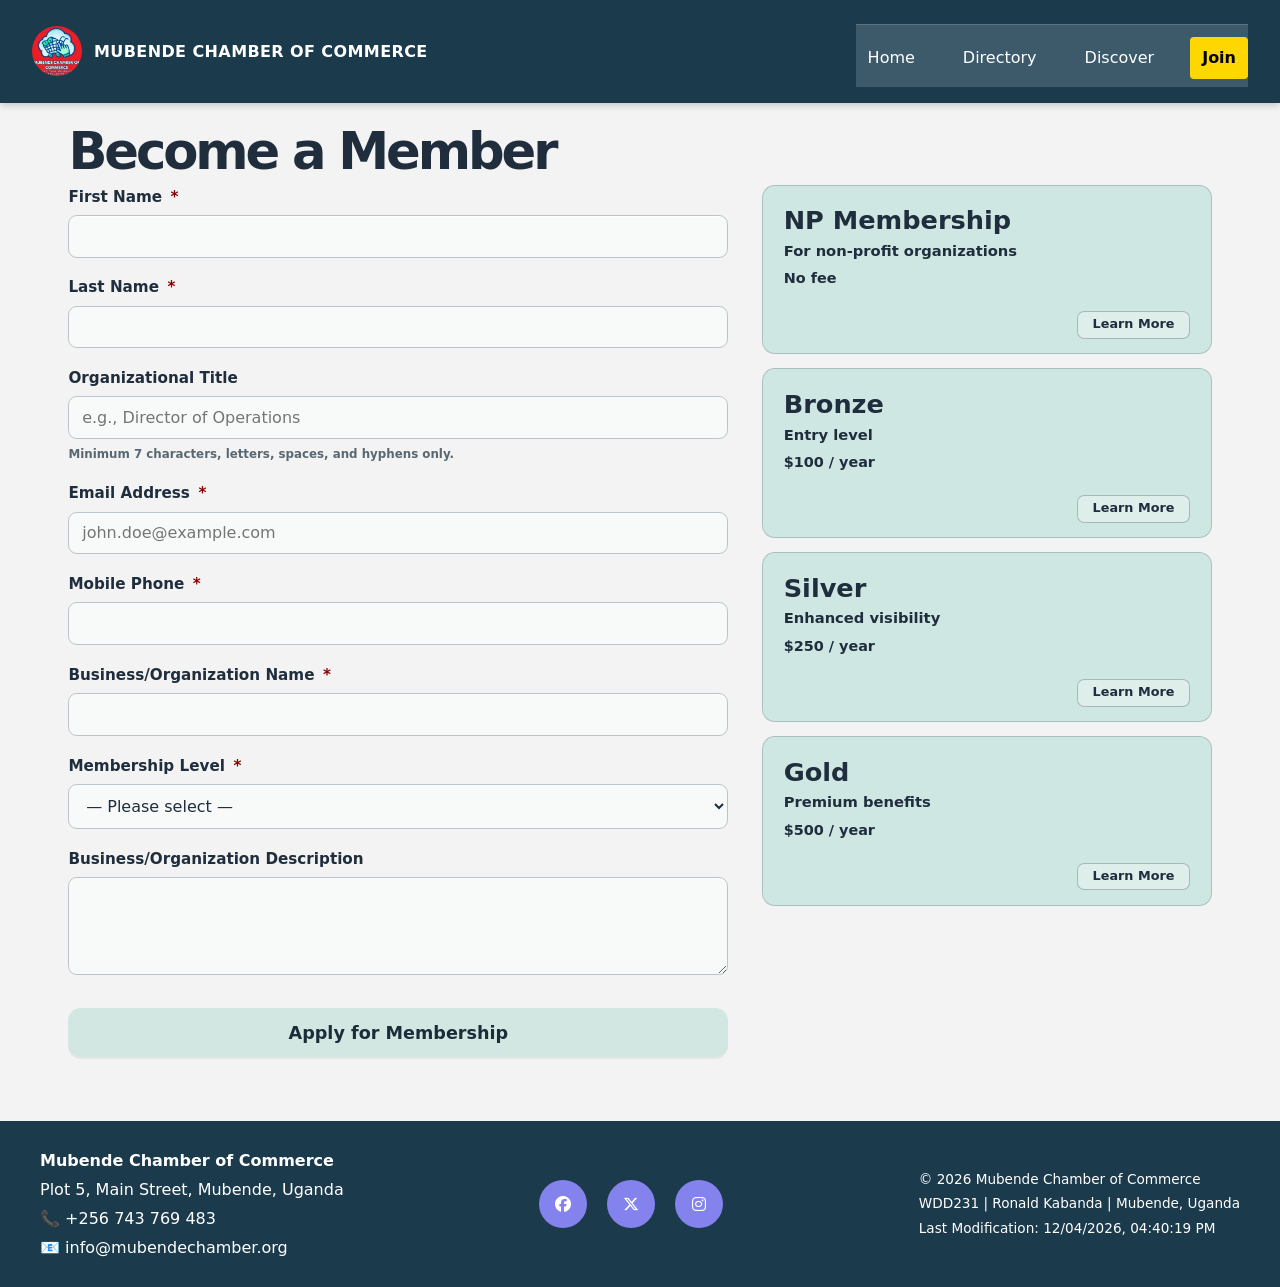
<file: chamber/join.html>
<!DOCTYPE html>
<html lang="en">
<head>
    <meta charset="UTF-8" >
    <meta name="viewport" content="width=device-width, initial-scale=1.0" >
    <title>Mubende Chamber of Commerce – Join</title>
    <meta name="description" content="Apply to join the Mubende Chamber of Commerce. Fill out the membership application form and become part of our business community." >
    <meta name="author" content="Ronald Kabanda" >

    <!-- Open Graph -->
    <meta property="og:title" content="Mubende Chamber of Commerce – Join" >
    <meta property="og:type" content="website" >
    <meta property="og:image" content="https://kabandaronald70-create.github.io/wdd231/chamber/images/og-image-1.webp" >
    <meta property="og:url" content="https://kabandaronald70-create.github.io/wdd231/chamber/join.html" >
    <meta property="og:description" content="Apply to join the Mubende Chamber of Commerce today." >
    <meta property="og:locale" content="en_US" >
    <meta name="theme-color" content="#1B3A4B" >

    <!-- JSON-LD Structured Data (handled by structured-data.js) -->
    <script src="scripts/structured-data.js" data-schema-page="join" defer></script>

    <!-- Favicon -->
    <link rel="icon" href="images/favicon_io.ico" >
    <link rel="apple-touch-icon" href="images/favicon_io.ico" >
    <link rel="canonical" href="https://kabandaronald70-create.github.io/wdd231/chamber/join.html" >
    <meta name="robots" content="index, follow" >

    <!-- Google Fonts (only if used) -->
    <link rel="preconnect" href="https://fonts.googleapis.com" >
    <link rel="preconnect" href="https://fonts.gstatic.com" crossorigin >
    <link href="https://fonts.googleapis.com/css2?family=Inter:opsz,wght@14..32,400;14..32,600;14..32,700&display=swap" rel="stylesheet" >

    <!-- Core Stylesheets -->
    <link rel="stylesheet" href="styles/normalize.css" >
    <link rel="stylesheet" href="styles/small.css" >
    <link rel="stylesheet" href="styles/large.css" >
    <link rel="stylesheet" href="styles/join.css" >
  
    <!-- Font Awesome -->
    <link rel="stylesheet" href="https://cdnjs.cloudflare.com/ajax/libs/font-awesome/6.5.1/css/all.min.css" >



    <!-- Preload critical assets -->
    <link rel="preload" href="images/mubende-logo.webp" as="image" >

    <!-- JavaScript -->
    <script src="scripts/join.js" defer></script>
</head>

<body>
    <!-- ====== SKIP LINK ====== -->
    <a class="skip-link" href="#main-content">Skip to main content</a>

    <!-- ====== HEADER (exactly as other pages) ====== -->
    <header>
        <div class="header-content">
            <img src="images/mubende-logo.webp" alt="Mubende Chamber of Commerce Logo – Supporting local business" class="logo" width="60" height="60" loading="lazy" decoding="async" >
            <div class="site-title">MUBENDE CHAMBER OF COMMERCE</div>
        </div>
        <nav aria-label="Primary navigation">
            <button id="menu-toggle" type="button" aria-label="Toggle navigation menu" aria-controls="primary-nav" aria-expanded="false">
                <span class="hamburger-icon" aria-hidden="true">☰</span>
            </button>
            <ul id="primary-nav">
                <li><a href="index.html">Home</a></li>
                <li><a href="directory.html">Directory</a></li>
                <li><a href="discover.html">Discover</a></li>
                <li class="active"><a href="join.html" aria-current="page">Join</a></li>
            </ul>
        </nav>
    </header>

    <!-- ====== MAIN ====== -->
    <main id="main-content" role="main">
        <h1 class="join-heading">Become a Member</h1>
        <p class="join-subheading">Complete the form below to apply for membership. We look forward to having you!</p>

        <div class="join-layout">
            <!-- ====== FORM SECTION ====== -->
            <section class="join-form-section" aria-labelledby="form-heading">
                <h2 id="form-heading" class="visually-hidden">Membership Application Form</h2>
                <form id="membership-form" action="thankyou.html" method="get" autocomplete="on">
                    <!-- First Name -->
                    <label for="first-name">
                        First Name <span aria-hidden="true">*</span>
                        <input type="text" id="first-name" name="first-name" title="Your first name" autocomplete="given-name" required >
                    </label>

                    <!-- Last Name -->
                    <label for="last-name">
                        Last Name <span aria-hidden="true">*</span>
                        <input type="text" id="last-name" name="last-name" title="Your last name" autocomplete="family-name" required >
                    </label>

                    <!-- Organizational Title -->
                    <label for="org-title">
                        Organizational Title
                        <input type="text" id="org-title" name="org-title" title="Your title within the organization" autocomplete="organization-title" pattern="[A-Za-z\s\-]{7,}" placeholder="e.g., Director of Operations" />
                        <small>Minimum 7 characters, letters, spaces, and hyphens only.</small>
                    </label>

                    <!-- Email -->
                    <label for="email">
                        Email Address <span aria-hidden="true">*</span>
                        <input type="email" id="email" name="email" title="Your email address" autocomplete="email" placeholder="john.doe@example.com" required >
                    </label>

                    <!-- Mobile Phone -->
                    <label for="phone">
                        Mobile Phone <span aria-hidden="true">*</span>
                        <input type="tel" id="phone" name="phone" title="Your mobile phone number" autocomplete="tel" required >
                    </label>

                    <!-- Business/Organization Name -->
                    <label for="business-name">
                        Business/Organization Name <span aria-hidden="true">*</span>
                        <input type="text" id="business-name" name="business-name" title="Your business or organization name" autocomplete="organization" required >
                    </label>

                    <!-- Membership Level -->
                    <label for="membership-level">
                        Membership Level <span aria-hidden="true">*</span>
                        <select id="membership-level" name="membership-level" title="Select your desired membership level" required>
                            <option value="">— Please select —</option>
                            <option value="np">NP Membership (non-profit, no fee)</option>
                            <option value="bronze">Bronze Membership</option>
                            <option value="silver">Silver Membership</option>
                            <option value="gold">Gold Membership</option>
                        </select>
                    </label>

                    <!-- Business Description -->
                    <label for="description">
                        Business/Organization Description
                        <textarea id="description" name="description" title="Describe your business or organization" rows="4"></textarea>
                    </label>

                    <!-- Timestamp (hidden) -->
                    <input type="hidden" id="timestamp" name="timestamp" >

                    <!-- Submit Button -->
                    <button type="submit" class="submit-btn">Apply for Membership</button>
                </form>
            </section>

            <!-- ====== MEMBERSHIP LEVEL CARDS ====== -->
            <aside class="membership-cards" aria-labelledby="cards-heading">
                <h2 id="cards-heading" class="visually-hidden">Membership Levels</h2>
                <div class="cards-grid">
                    <!-- NP Card -->
                    <div class="card np-card">
                        <h3>NP Membership</h3>
                        <p>For non‑profit organizations</p>
                        <p class="fee">No fee</p>
                        <button class="modal-trigger" data-modal="modal-np">Learn More</button>
                    </div>
                    <!-- Bronze Card -->
                    <div class="card bronze-card">
                        <h3>Bronze</h3>
                        <p>Entry level</p>
                        <p class="fee">$100 / year</p>
                        <button class="modal-trigger" data-modal="modal-bronze">Learn More</button>
                    </div>
                    <!-- Silver Card -->
                    <div class="card silver-card">
                        <h3>Silver</h3>
                        <p>Enhanced visibility</p>
                        <p class="fee">$250 / year</p>
                        <button class="modal-trigger" data-modal="modal-silver">Learn More</button>
                    </div>
                    <!-- Gold Card -->
                    <div class="card gold-card">
                        <h3>Gold</h3>
                        <p>Premium benefits</p>
                        <p class="fee">$500 / year</p>
                        <button class="modal-trigger" data-modal="modal-gold">Learn More</button>
                    </div>
                </div>
            </aside>
        </div>

        <!-- ====== MODALS (dialog elements) ====== -->
        <dialog id="modal-np" class="membership-modal">
            <div class="modal-content">
                <h3>NP Membership Benefits</h3>
                <ul>
                    <li>No annual fee</li>
                    <li>Access to networking events</li>
                    <li>Listing in the online directory</li>
                    <li>Eligibility for grants and training</li>
                </ul>
                <button class="modal-close" data-modal="modal-np">Close</button>
            </div>
        </dialog>

        <dialog id="modal-bronze" class="membership-modal">
            <div class="modal-content">
                <h3>Bronze Membership Benefits</h3>
                <ul>
                    <li>All NP benefits</li>
                    <li>Discounted event tickets</li>
                    <li>Business promotion on social media</li>
                    <li>Access to member‑only resources</li>
                </ul>
                <button class="modal-close" data-modal="modal-bronze">Close</button>
            </div>
        </dialog>

        <dialog id="modal-silver" class="membership-modal">
            <div class="modal-content">
                <h3>Silver Membership Benefits</h3>
                <ul>
                    <li>All Bronze benefits</li>
                    <li>Premium listing in directory</li>
                    <li>Free booth at annual trade fair</li>
                    <li>Spotlight feature on home page</li>
                    <li>Invitation to exclusive CEO roundtables</li>
                </ul>
                <button class="modal-close" data-modal="modal-silver">Close</button>
            </div>
        </dialog>

        <dialog id="modal-gold" class="membership-modal">
            <div class="modal-content">
                <h3>Gold Membership Benefits</h3>
                <ul>
                    <li>All Silver benefits</li>
                    <li>Priority spotlight position</li>
                    <li>Complimentary event tickets</li>
                    <li>Featured interview in chamber newsletter</li>
                    <li>Direct access to board members</li>
                    <li>Customized business support</li>
                </ul>
                <button class="modal-close" data-modal="modal-gold">Close</button>
            </div>
        </dialog>
    </main>

    <!-- ====== FOOTER  ====== -->
    <footer>
        <div class="footer-content">
            <div class="contact-info">
                <p><strong>Mubende Chamber of Commerce</strong></p>
                <p>Plot 5, Main Street, Mubende, Uganda</p>
                <p>📞 <a href="tel:+256743769483">+256 743 769 483</a></p>
                <p>📧 <a href="mailto:info@mubendechamber.org">info@mubendechamber.org</a></p>
            </div>

            <div class="social-media" role="group" aria-label="Social media links">
                <a href="https://facebook.com/kabandaronaldofficial" target="_blank" rel="noopener noreferrer" aria-label="Follow us on Facebook">
                    <i class="fab fa-facebook" aria-hidden="true"></i>
                </a>
                <a href="https://twitter.com/KABANDARONALD13" target="_blank" rel="noopener noreferrer" aria-label="Follow us on Twitter">
                    <i class="fab fa-x-twitter" aria-hidden="true"></i>
                </a>
                <a href="https://instagram.com/kabanda.ronald.10" target="_blank" rel="noopener noreferrer" aria-label="Follow us on Instagram">
                    <i class="fab fa-instagram" aria-hidden="true"></i>
                </a>
            </div>

            <div class="developer-info">
                <p>&copy; <span id="year"></span> Mubende Chamber of Commerce</p>
                <p>WDD231 | Ronald Kabanda | Mubende, Uganda</p>
                <p>Last Modification: <span id="last-modified"></span></p>
            </div>
        </div>
    </footer>
</body>
</html>
</file>
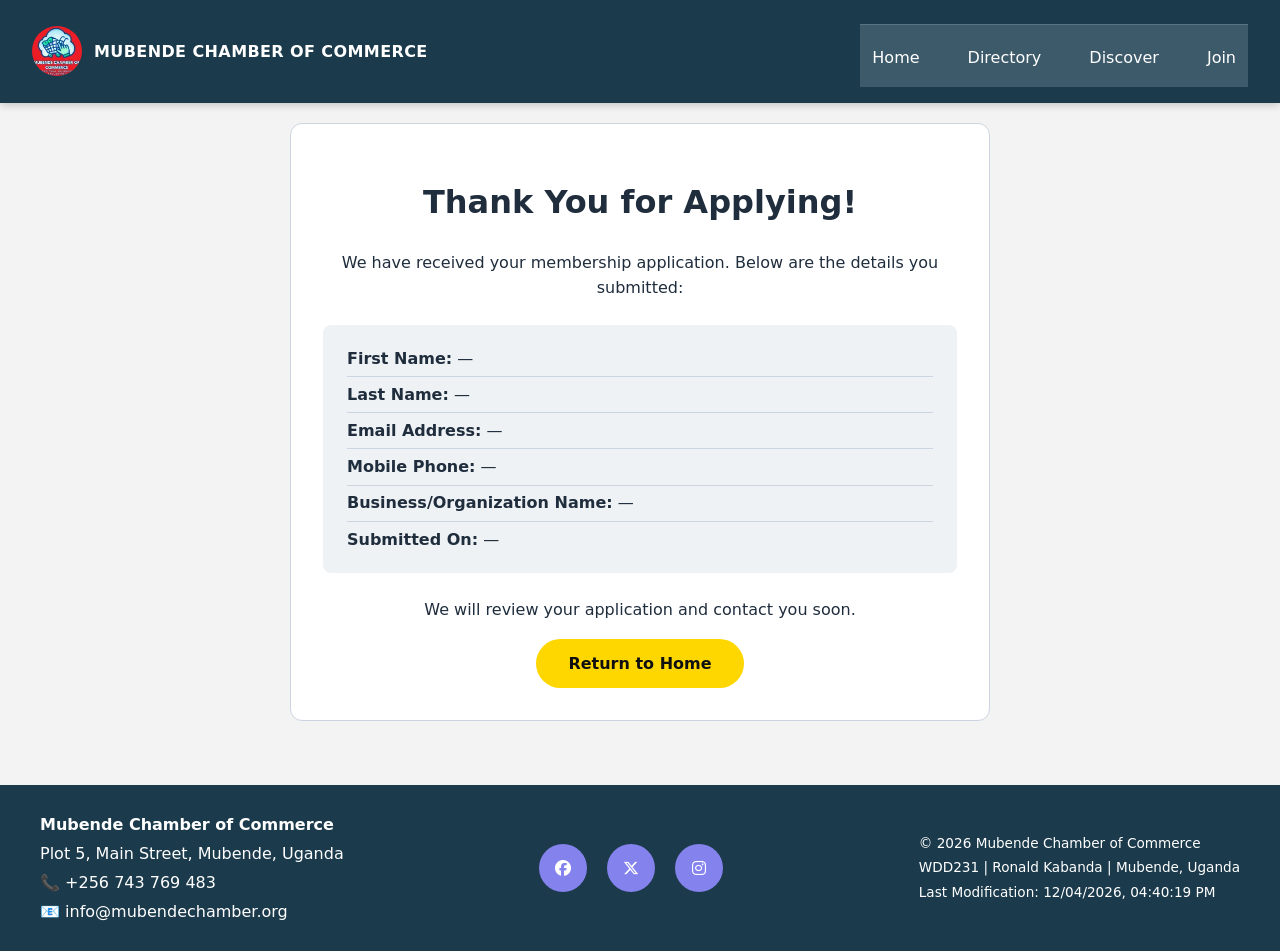
<file: chamber/thankyou.html>
<!DOCTYPE html>
<html lang="en">
<head>
    <meta charset="UTF-8" >
    <meta name="viewport" content="width=device-width, initial-scale=1.0" >
    <title>Mubende Chamber of Commerce – Thank You</title>
    <meta name="description" content="Thank you for applying to join the Mubende Chamber of Commerce." >
    <meta name="author" content="Ronald Kabanda" >

    <!-- Open Graph -->
    <meta property="og:title" content="Mubende Chamber of Commerce – Thank You" >
    <meta property="og:type" content="website" >
    <meta property="og:image" content="https://kabandaronald70-create.github.io/wdd231/chamber/images/og-image-1.webp" >
    <meta property="og:url" content="https://kabandaronald70-create.github.io/wdd231/chamber/thankyou.html" >
    <meta property="og:description" content="Thank you for your application to the Mubende Chamber of Commerce." >
    <meta property="og:locale" content="en_US" >
    <meta name="theme-color" content="#1B3A4B" >

    <!-- JSON-LD Structured Data -->
    <script src="scripts/structured-data.js" data-schema-page="thankyou" defer></script>

    <!-- Favicon -->
    <link rel="icon" href="images/favicon_io.ico" >
    <link rel="apple-touch-icon" href="images/favicon_io.ico" >
    <link rel="canonical" href="https://kabandaronald70-create.github.io/wdd231/chamber/thankyou.html" >
    <meta name="robots" content="index, follow" >

    <!-- Google Fonts -->
    <link rel="preconnect" href="https://fonts.googleapis.com" >
    <link rel="preconnect" href="https://fonts.gstatic.com" crossorigin >
    <link href="https://fonts.googleapis.com/css2?family=Inter:opsz,wght@14..32,400;14..32,600;14..32,700&display=swap" rel="stylesheet" >

    <!-- Core Stylesheets -->
    <link rel="stylesheet" href="styles/normalize.css" >
    <link rel="stylesheet" href="styles/small.min.css" >
    <link rel="stylesheet" href="styles/large.css" >
    <link rel="stylesheet" href="https://cdnjs.cloudflare.com/ajax/libs/font-awesome/6.5.1/css/all.min.css" >

    <!-- Join CSS (shares some styles) -->
    <link rel="stylesheet" href="styles/join.css" >

    <!-- JavaScript for footer year/lastmodified -->
    <script src="scripts/common.js" defer></script>
</head>

<body>
    <!-- ====== SKIP LINK ====== -->
    <a class="skip-link" href="#main-content">Skip to main content</a>

    <!-- ====== HEADER ====== -->
    <header>
        <div class="header-content">
            <img src="images/mubende-logo.webp" alt="Mubende Chamber of Commerce Logo – Supporting local business" class="logo" width="60" height="60" loading="lazy" decoding="async" >
            <div class="site-title">MUBENDE CHAMBER OF COMMERCE</div>
        </div>
        <nav aria-label="Primary navigation">
            <button id="menu-toggle" type="button" aria-label="Toggle navigation menu" aria-controls="primary-nav" aria-expanded="false">
                <span class="hamburger-icon" aria-hidden="true">☰</span>
            </button>
            <ul id="primary-nav">
                <li><a href="index.html">Home</a></li>
                <li><a href="directory.html">Directory</a></li>
                <li><a href="discover.html">Discover</a></li>
                <li><a href="join.html">Join</a></li>
            </ul>
        </nav>
    </header>

    <!-- ====== MAIN ====== -->
    <main id="main-content" role="main">
        <section class="thankyou-section">
            <h1>Thank You for Applying!</h1>
            <p>We have received your membership application. Below are the details you submitted:</p>

            <div class="thankyou-details" id="thankyou-details">
                <!-- Populated by JavaScript from URL parameters -->
            </div>

            <p>We will review your application and contact you soon.</p>
            <a href="index.html" class="cta-button">Return to Home</a>
        </section>
    </main>

    <!-- ====== FOOTER ====== -->
    <footer>
        <div class="footer-content">
            <div class="contact-info">
                <p><strong>Mubende Chamber of Commerce</strong></p>
                <p>Plot 5, Main Street, Mubende, Uganda</p>
                <p>📞 <a href="tel:+256743769483">+256 743 769 483</a></p>
                <p>📧 <a href="mailto:info@mubendechamber.org">info@mubendechamber.org</a></p>
            </div>

            <div class="social-media" role="group" aria-label="Social media links">
                <a href="https://facebook.com/kabandaronaldofficial" target="_blank" rel="noopener noreferrer" aria-label="Follow us on Facebook">
                    <i class="fab fa-facebook" aria-hidden="true"></i>
                </a>
                <a href="https://twitter.com/KABANDARONALD13" target="_blank" rel="noopener noreferrer" aria-label="Follow us on Twitter">
                    <i class="fab fa-x-twitter" aria-hidden="true"></i>
                </a>
                <a href="https://instagram.com/kabanda.ronald.10" target="_blank" rel="noopener noreferrer" aria-label="Follow us on Instagram">
                    <i class="fab fa-instagram" aria-hidden="true"></i>
                </a>
            </div>

            <div class="developer-info">
                <p>&copy; <span id="year"></span> Mubende Chamber of Commerce</p>
                <p>WDD231 | Ronald Kabanda | Mubende, Uganda</p>
                <p>Last Modification: <span id="last-modified"></span></p>
            </div>
        </div>
    </footer>

    <!-- JavaScript to display submitted data -->
    <script>
        document.addEventListener('DOMContentLoaded', function() {
            const params = new URLSearchParams(window.location.search);
            const fields = [
                { key: 'first-name', label: 'First Name' },
                { key: 'last-name', label: 'Last Name' },
                { key: 'email', label: 'Email Address' },
                { key: 'phone', label: 'Mobile Phone' },
                { key: 'business-name', label: 'Business/Organization Name' },
                { key: 'timestamp', label: 'Submitted On' }
            ];

            const container = document.getElementById('thankyou-details');
            let html = '<ul>';
            fields.forEach(f => {
                const val = params.get(f.key) || '—';
                html += `<li><strong>${f.label}:</strong> ${val}</li>`;
            });
            html += '</ul>';
            container.innerHTML = html;
        });
    </script>
</body>
</html>
</file>
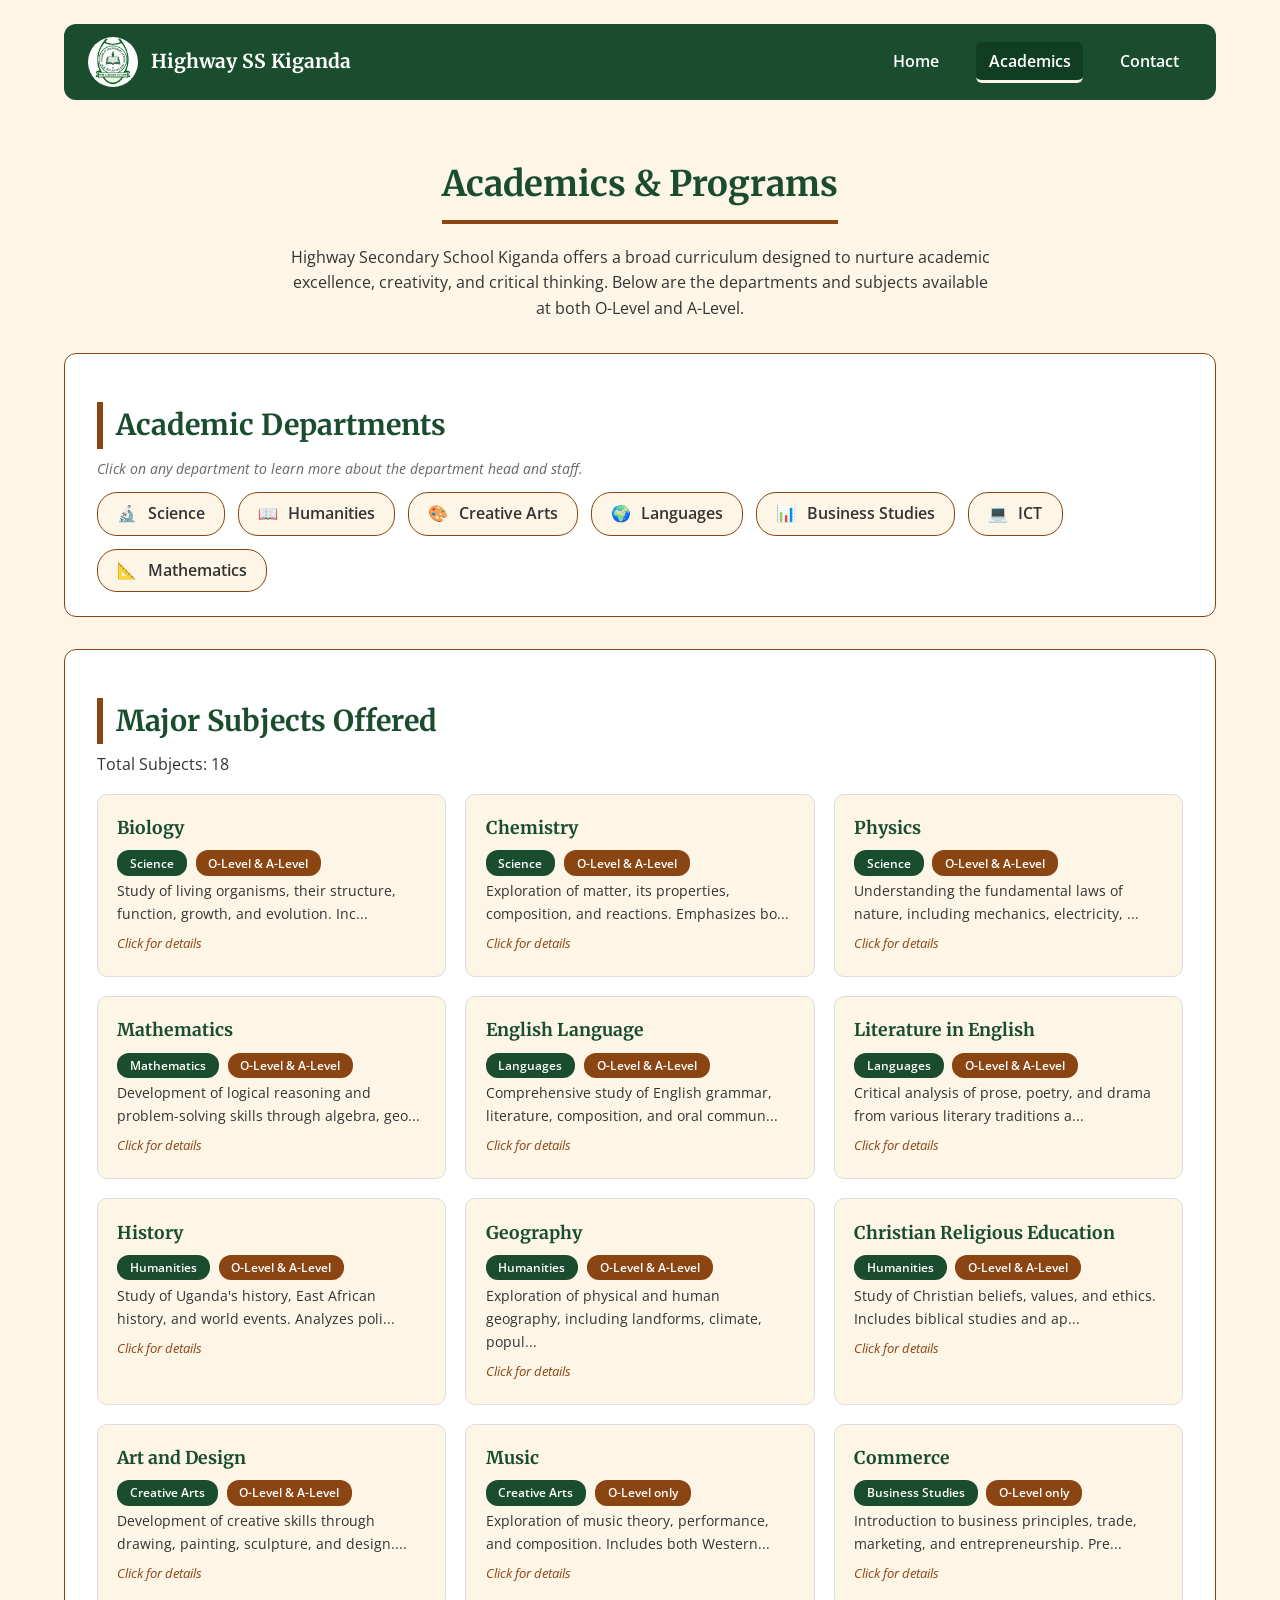
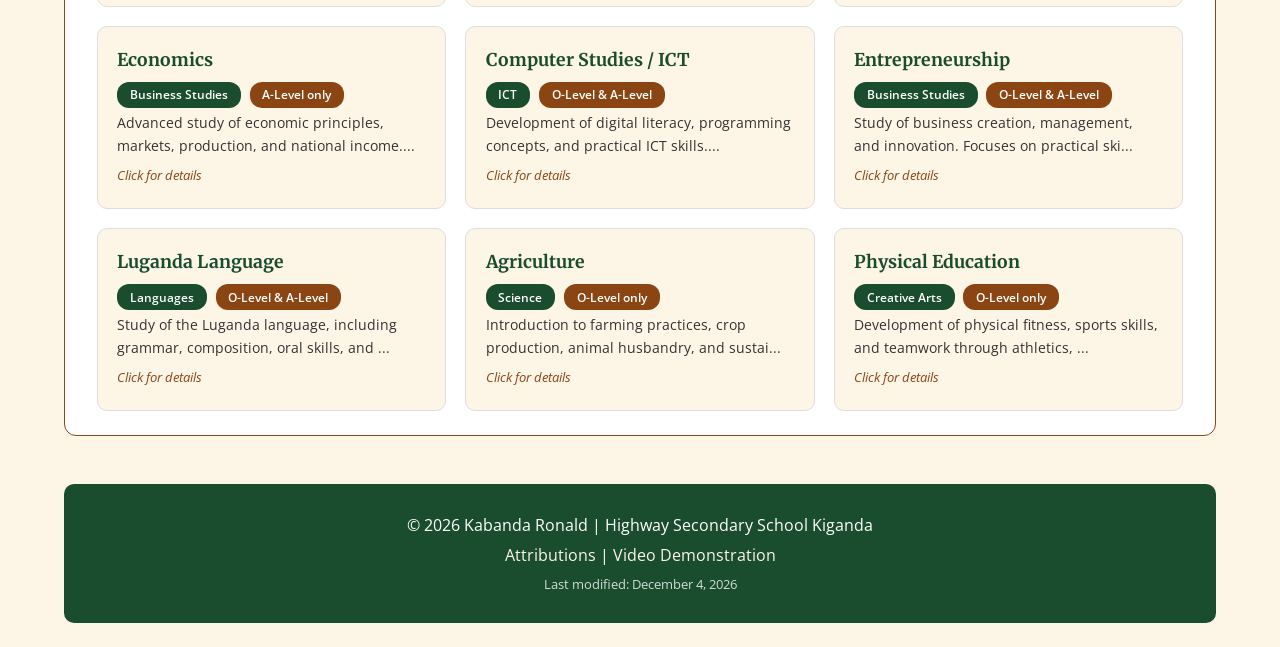
<file: final project/academics.html>
<!DOCTYPE html>
<html lang="en">
<head>
    <meta charset="UTF-8" >
    <meta name="viewport" content="width=device-width, initial-scale=1.0" >

    <!-- SEO & Meta Tags -->
    <title>Highway Secondary School Kiganda | Academics &amp; Programs</title>
    <meta name="description" content="Explore academic programs and subjects offered at Highway Secondary School. O-Level and A-Level options in Sciences, Humanities, Arts, Business, and ICT." >
    <meta name="author" content="Kabanda Ronald" >

    <!-- Open Graph -->
    <meta property="og:title" content="Academics & Programs - Highway Secondary School Kiganda" >
    <meta property="og:description" content="Explore academic programs and subjects offered at Highway Secondary School Kiganda. O-Level and A-Level options." >
    <meta property="og:type" content="website" >
    <meta property="og:url" content="https://kabandaronald70-create/final project/academics.html" >
     <meta property="og:image" content="https://kabandaronald70-create.github.io/wdd231/final project/images/highway_hero.webp">

   <!-- === FAVICON === -->
<link rel="icon" type="image/x-icon" href="favicon.ico" >
<link rel="icon" type="image/png" sizes="32x32" href="favicon-32x32.png" >
<link rel="icon" type="image/png" sizes="16x16" href="favicon-16x16.png" />
<link rel="apple-touch-icon" sizes="180x180" href="apple-touch-icon.png" >
   
    <!-- Google Fonts -->
    <link rel="preconnect" href="https://fonts.googleapis.com" >
    <link rel="preconnect" href="https://fonts.gstatic.com" crossorigin >
    <link href="https://fonts.googleapis.com/css2?family=Merriweather:wght@400;700&family=Open+Sans:wght@400;600&display=swap" rel="stylesheet" >

    <!-- Master CSS -->
    <link rel="stylesheet" href="styles/style.css" >
    <link rel="stylesheet" href="styles/home.css" >

    <!-- ES Module -->
    <script type="module" src="scripts/academics.js" ></script>
</head>

<body>

    <!-- ===== HEADER & NAVIGATION ===== -->
    <header>
        <div class="header-container">
            <div class="logo">
                <img src="images/highway_logo.webp" alt="Highway Secondary School Kiganda Logo" width="50" height="50" loading="lazy" >
                <span>Highway SS Kiganda</span>
            </div>
            <button class="hamburger" id="hamburger" aria-label="Toggle navigation menu" aria-expanded="false">
                <span class="bar"></span>
                <span class="bar"></span>
                <span class="bar"></span>
            </button>
            <nav id="main-nav" aria-label="Main navigation">
                <ul>
                    <li><a href="index.html">Home</a></li>
                    <li><a href="academics.html" class="active">Academics</a></li>
                    <li><a href="contact.html">Contact</a></li>
                </ul>
            </nav>
        </div>
    </header>

    <!-- ===== MAIN CONTENT ===== -->
    <main>

        <section class="page-header">
            <h1>Academics &amp; Programs</h1>
            <p>Highway Secondary School Kiganda offers a broad curriculum designed to nurture academic excellence, creativity, and critical thinking. Below are the departments and subjects available at both O-Level and A-Level.</p>
        </section>

        <!-- Departments (Clickable) -->
<section class="departments">
    <h2>Academic Departments</h2>
    <p class="dept-instruction"><em>Click on any department to learn more about the department head and staff.</em></p>
    <ul class="department-list" id="department-list">
        <li data-dept="1"><span class="dept-icon">🔬</span> Science</li>
        <li data-dept="2"><span class="dept-icon">📖</span> Humanities</li>
        <li data-dept="3"><span class="dept-icon">🎨</span> Creative Arts</li>
        <li data-dept="4"><span class="dept-icon">🌍</span> Languages</li>
        <li data-dept="5"><span class="dept-icon">📊</span> Business Studies</li>
        <li data-dept="6"><span class="dept-icon">💻</span> ICT</li>
        <li data-dept="7"><span class="dept-icon">📐</span> Mathematics</li>
    </ul>
</section>

<!-- Department Modal -->
<dialog id="dept-modal" class="modal dept-modal">
    <div class="modal-content">
        <button id="dept-modal-close" class="modal-close" aria-label="Close modal">&times;</button>
        <h2 id="dept-modal-title">Department Details</h2>
        <div id="dept-modal-body">
            <!-- Dynamically populated -->
        </div>
    </div>
</dialog>

        <!-- Subjects Display (Dynamically Generated) -->
        <section class="subjects">
            <h2>Major Subjects Offered</h2>
            <p id="subject-count"></p>
            <div id="subject-grid" class="subject-grid">
                <!-- Dynamically generated by JavaScript -->
            </div>
        </section>

        <!-- Subject Modal -->
        <dialog id="subject-modal" class="modal">
            <div class="modal-content">
                <button id="modal-close" class="modal-close" aria-label="Close modal">&times;</button>
                <h2 id="modal-title">Subject Details</h2>
                <div id="modal-body">
                    <!-- Dynamically populated -->
                </div>
            </div>
        </dialog>

    </main>

    <!-- ===== FOOTER ===== -->
    <footer>
        <div class="footer-content">
            <p>&copy; 2026 Kabanda Ronald | Highway Secondary School Kiganda</p>
            <p>
                <a href="attributions.html">Attributions</a> |
                <a href="https://youtu.be/RLeIvHkNtjQ" target="_blank">Video Demonstration</a>
            </p>
            <p id="last-modified">Last modified: <span id="modified-date"></span></p>
        </div>
    </footer>

</body>
</html>
</file>
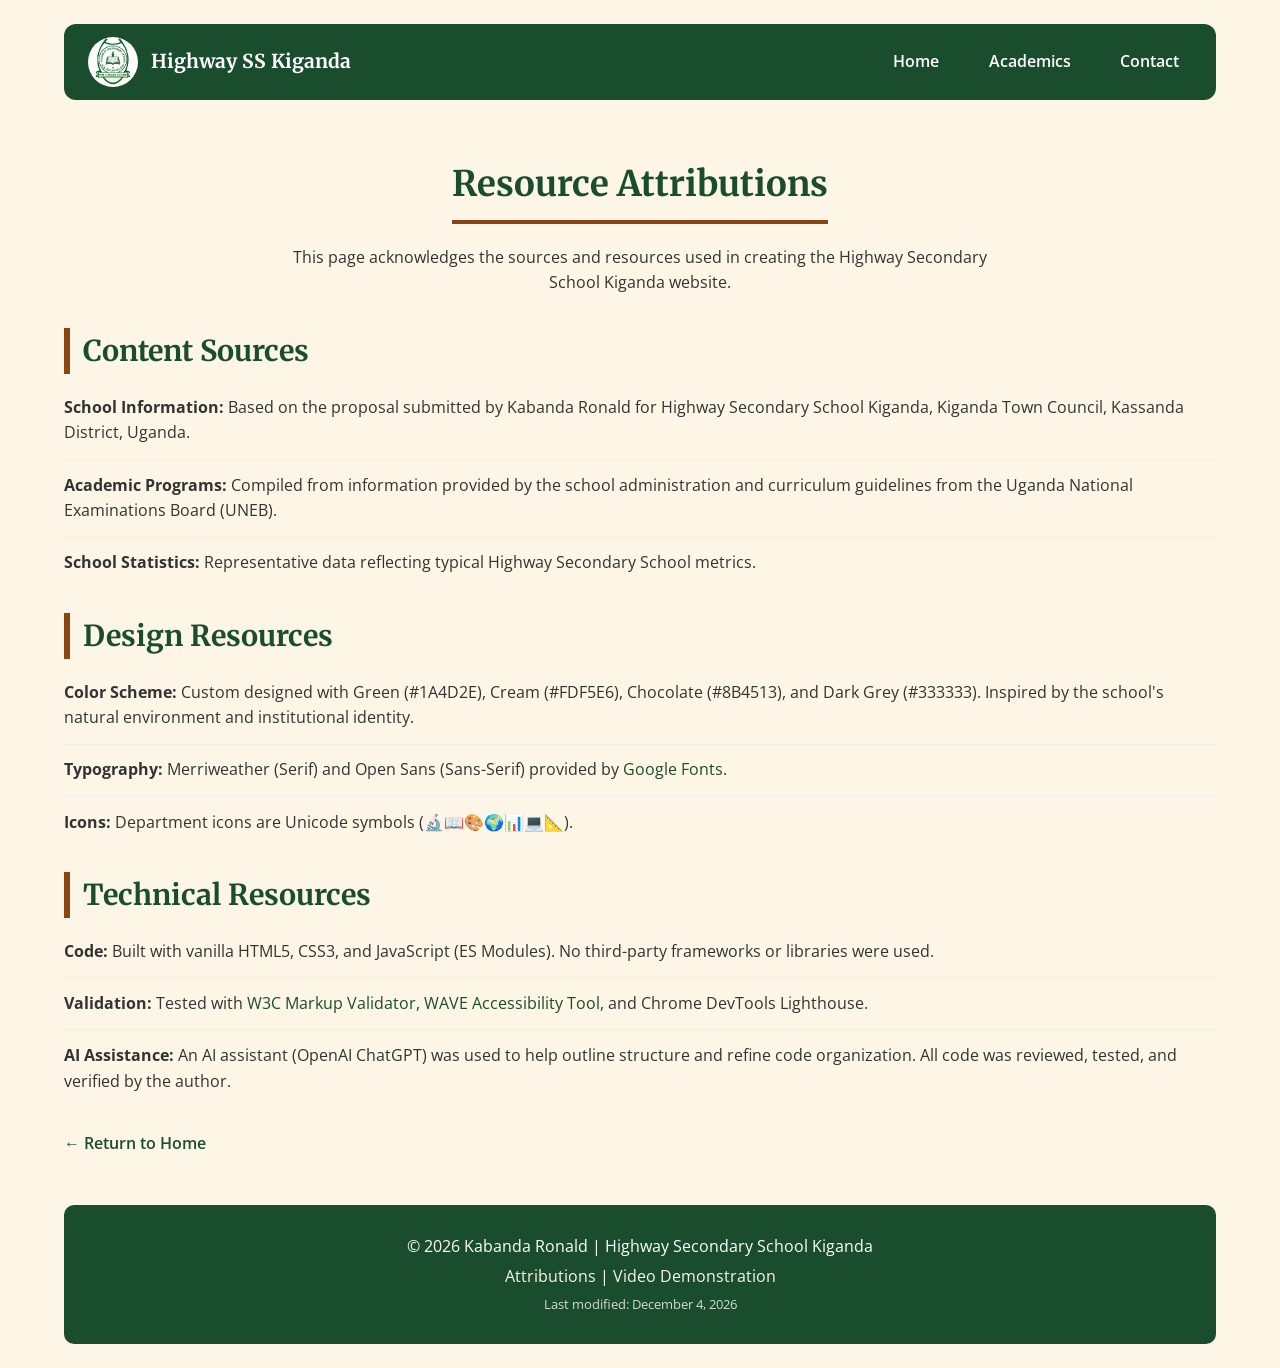
<file: final project/attributions.html>
<!DOCTYPE html>
<html lang="en">
<head>
    <meta charset="UTF-8" >
    <meta name="viewport" content="width=device-width, initial-scale=1.0" />

    <title>Attributions - Highway Secondary School Kiganda</title>
    <meta name="description" content="Resource attributions and source citations for Highway Secondary School Kiganda website." >
    <meta name="author" content="Kabanda Ronald" >

<!-- === FAVICON === -->
<link rel="icon" type="image/x-icon" href="favicon.ico" >
<link rel="icon" type="image/png" sizes="32x32" href="favicon-32x32.png" />
<link rel="icon" type="image/png" sizes="16x16" href="favicon-16x16.png" />
<link rel="apple-touch-icon" sizes="180x180" href="apple-touch-icon.png" />

    <link rel="preconnect" href="https://fonts.googleapis.com" >
    <link rel="preconnect" href="https://fonts.gstatic.com" crossorigin >
    <link href="https://fonts.googleapis.com/css2?family=Merriweather:wght@400;700&family=Open+Sans:wght@400;600&display=swap" rel="stylesheet" >

    <link rel="stylesheet" href="styles/style.css" >
    <link rel="stylesheet" href="styles/home.css" >

    <style>
        .attribution-list {
            list-style: none;
            padding: 0;
        }
        .attribution-list li {
            padding: 0.8rem 0;
            border-bottom: 1px solid #eee;
        }
        .attribution-list li:last-child {
            border-bottom: none;
        }
    </style>
</head>

<body>
    <header>
        <div class="header-container">
            <div class="logo">
                <img src="images/highway_logo.webp" alt="Highway Secondary School Kiganda Logo" width="50" height="50" loading="lazy" />
                <span>Highway SS Kiganda</span>
            </div>
            <button class="hamburger" id="hamburger" aria-label="Toggle navigation menu" aria-expanded="false">
                <span class="bar"></span>
                <span class="bar"></span>
                <span class="bar"></span>
            </button>
            <nav id="main-nav" aria-label="Main navigation">
                <ul>
                    <li><a href="index.html">Home</a></li>
                    <li><a href="academics.html">Academics</a></li>
                    <li><a href="contact.html">Contact</a></li>
                </ul>
            </nav>
        </div>
    </header>

    <main>
        <section class="page-header">
            <h1>Resource Attributions</h1>
            <p>This page acknowledges the sources and resources used in creating the Highway Secondary School Kiganda website.</p>
        </section>

        <section>
            <h2>Content Sources</h2>
            <ul class="attribution-list">
                <li><strong>School Information:</strong> Based on the proposal submitted by Kabanda Ronald for Highway Secondary School Kiganda, Kiganda Town Council, Kassanda District, Uganda.</li>
                <li><strong>Academic Programs:</strong> Compiled from information provided by the school administration and curriculum guidelines from the Uganda National Examinations Board (UNEB).</li>
                <li><strong>School Statistics:</strong> Representative data reflecting typical Highway Secondary School metrics.</li>
            </ul>
        </section>

        <section>
            <h2>Design Resources</h2>
            <ul class="attribution-list">
                <li><strong>Color Scheme:</strong> Custom designed with Green (#1A4D2E), Cream (#FDF5E6), Chocolate (#8B4513), and Dark Grey (#333333). Inspired by the school's natural environment and institutional identity.</li>
                <li><strong>Typography:</strong> Merriweather (Serif) and Open Sans (Sans-Serif) provided by <a href="https://fonts.google.com/" target="_blank">Google Fonts</a>.</li>
                <li><strong>Icons:</strong> Department icons are Unicode symbols (🔬📖🎨🌍📊💻📐).</li>
            </ul>
        </section>

        <section>
            <h2>Technical Resources</h2>
            <ul class="attribution-list">
                <li><strong>Code:</strong> Built with vanilla HTML5, CSS3, and JavaScript (ES Modules). No third-party frameworks or libraries were used.</li>
                <li><strong>Validation:</strong> Tested with <a href="https://validator.w3.org/" target="_blank">W3C Markup Validator</a>, <a href="https://wave.webaim.org/" target="_blank">WAVE Accessibility Tool</a>, and Chrome DevTools Lighthouse.</li>
                <li><strong>AI Assistance:</strong> An AI assistant (OpenAI ChatGPT) was used to help outline structure and refine code organization. All code was reviewed, tested, and verified by the author.</li>
            </ul>
        </section>

        <a href="index.html" class="back-link">&larr; Return to Home</a>
    </main>

    <footer>
        <div class="footer-content">
            <p>&copy; 2026 Kabanda Ronald | Highway Secondary School Kiganda</p>
            <p>
                <a href="attributions.html">Attributions</a> |
                <a href="https://youtu.be/RLeIvHkNtjQ" target="_blank">Video Demonstration</a>
            </p>
            <p id="last-modified">Last modified: <span id="modified-date"></span></p>
        </div>
    </footer>

    <script src="scripts/attributions.js" ></script>
</body>
</html>
</file>
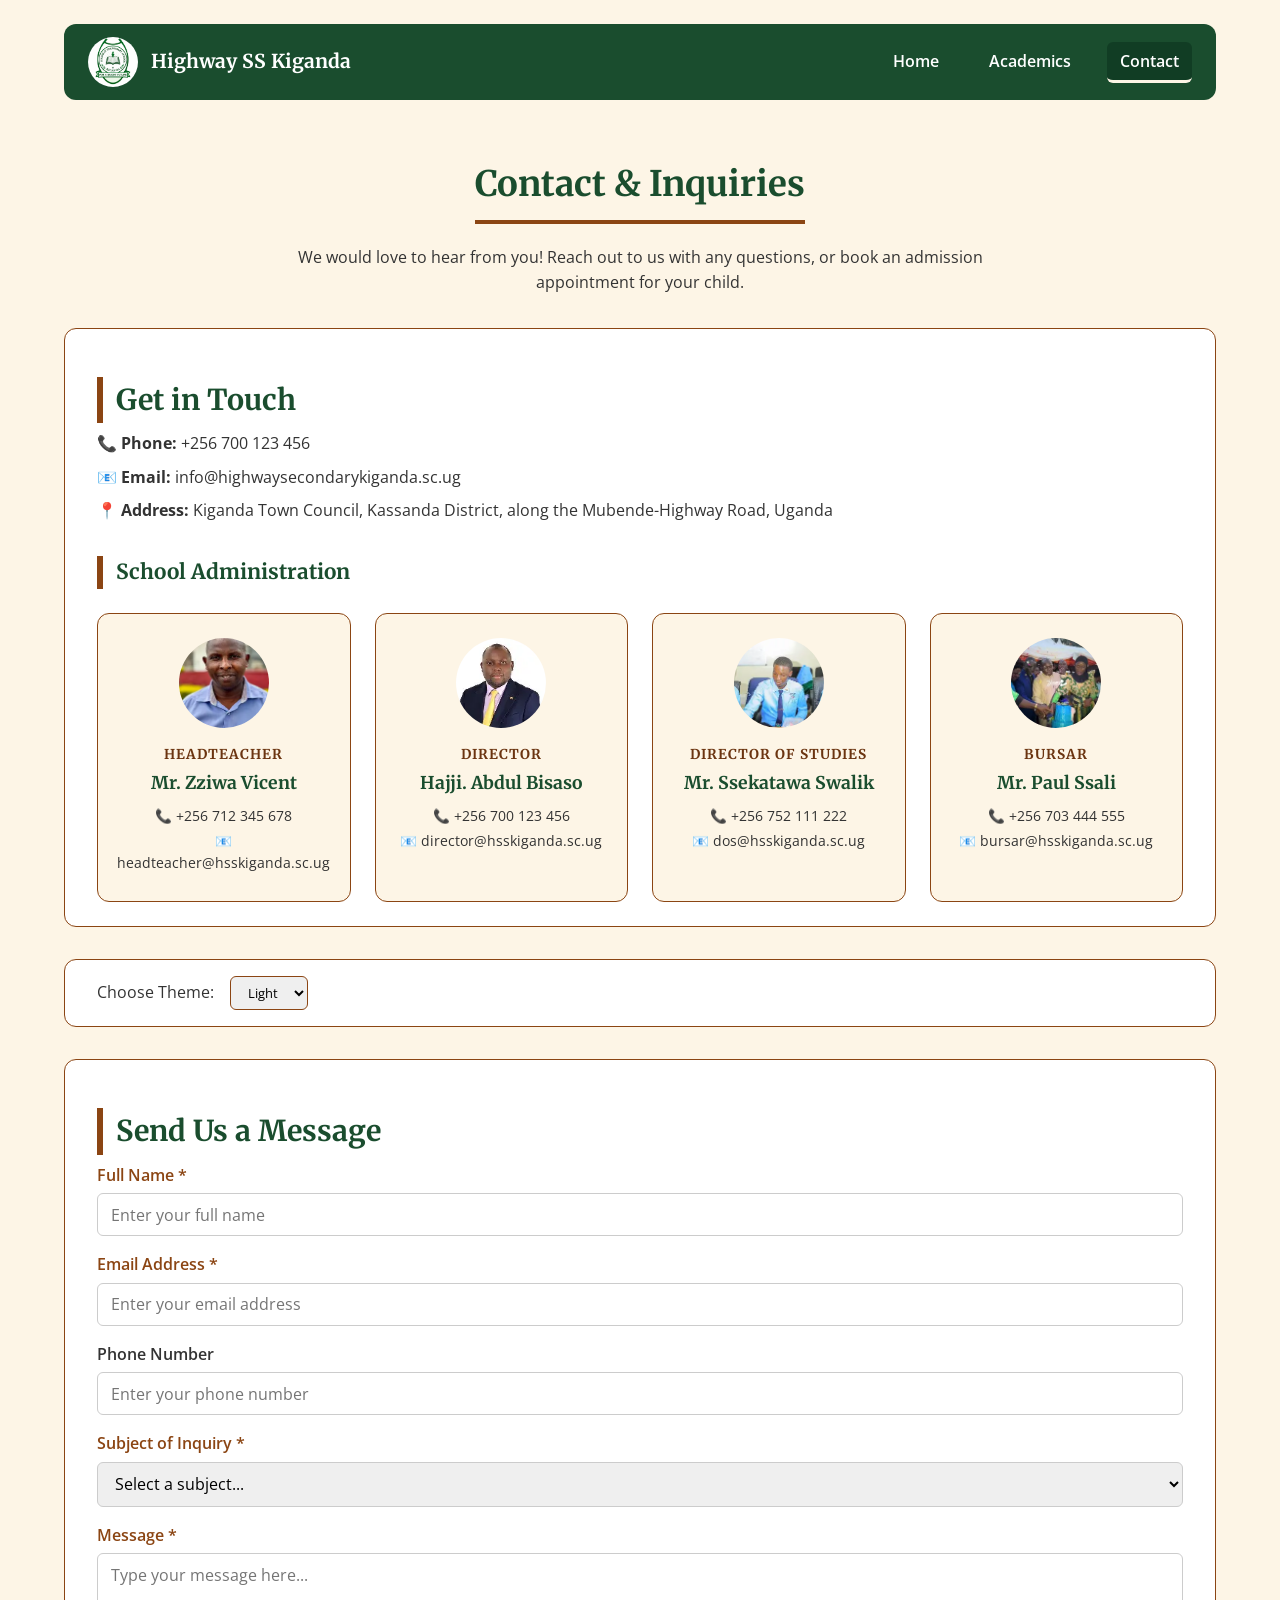
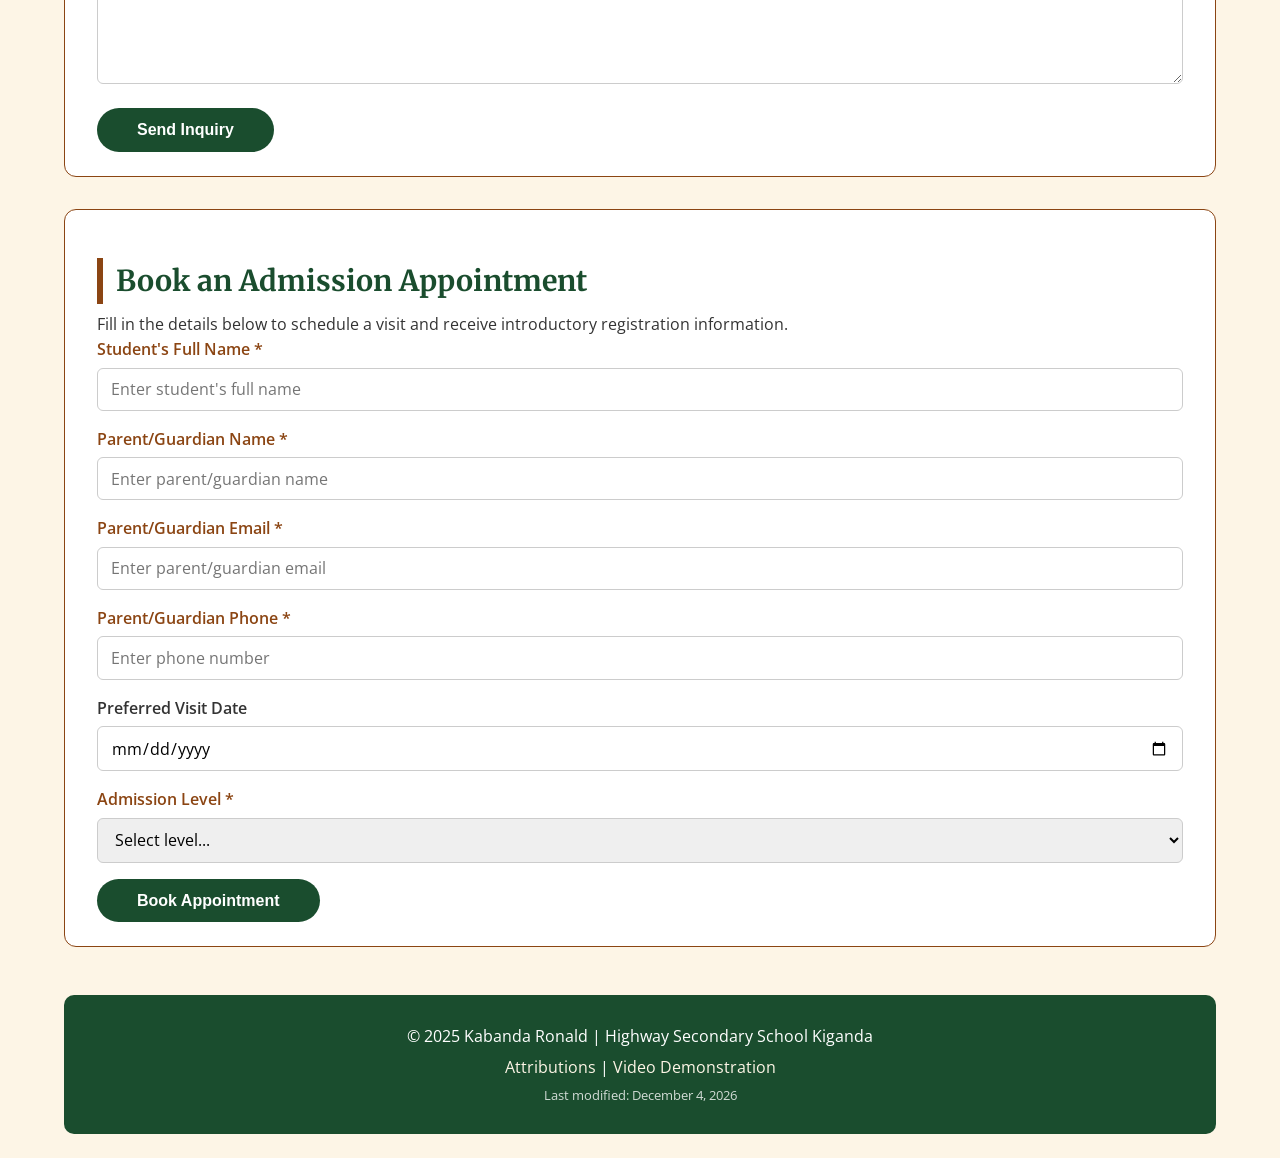
<file: final project/contact.html>
<!DOCTYPE html>
<html lang="en">
<head>
    <meta charset="UTF-8" >
    <meta name="viewport" content="width=device-width, initial-scale=1.0" >

    <!-- SEO & Meta Tags -->
    <title>Highway Secondary School Kiganda | Contact &amp; Inquiries</title>
    <meta name="description" content="Contact Highway Secondary School Kiganda. Submit inquiries, book admission appointments, and find our location in Kiganda Town Council, Kassanda District, Uganda." >
    <meta name="author" content="Kabanda Ronald" >

    <!-- Open Graph -->
    <meta property="og:title" content="Contact & Inquiries - Highway Secondary School Kiganda" >
    <meta property="og:description" content="Contact Highway Secondary School Kiganda. Submit inquiries, book admission appointments, and find our location." >
    <meta property="og:type" content="website" >
    <meta property="og:url" content="https://kabandaronald70-create/final project/contact.html" >
     <meta property="og:image" content="https://kabandaronald70-create.github.io/wdd231/final project/images/highway_hero.webp">

   <!-- === FAVICON === -->
<link rel="icon" type="image/x-icon" href="favicon.ico" >
<link rel="icon" type="image/png" sizes="32x32" href="favicon-32x32.png" />
<link rel="icon" type="image/png" sizes="16x16" href="favicon-16x16.png" />
<link rel="apple-touch-icon" sizes="180x180" href="apple-touch-icon.png" >

    <!-- Google Fonts -->
    <link rel="preconnect" href="https://fonts.googleapis.com" >
    <link rel="preconnect" href="https://fonts.gstatic.com" crossorigin >
    <link href="https://fonts.googleapis.com/css2?family=Merriweather:wght@400;700&family=Open+Sans:wght@400;600&display=swap" rel="stylesheet" >

    <!-- Master CSS -->
    <link rel="stylesheet" href="styles/style.css">
    <link rel="stylesheet" href="styles/home.css" >

    <!-- ES Module -->
    <script type="module" src="scripts/contact.js" ></script>
</head>

<body>

    <!-- ===== HEADER & NAVIGATION ===== -->
    <header>
        <div class="header-container">
            <div class="logo">
                <img src="images/highway_logo.webp" alt="Highway Secondary School Kiganda Logo" width="50" height="50" loading="lazy" />
                <span>Highway SS Kiganda</span>
            </div>
            <button class="hamburger" id="hamburger" aria-label="Toggle navigation menu" aria-expanded="false">
                <span class="bar"></span>
                <span class="bar"></span>
                <span class="bar"></span>
            </button>
            <nav id="main-nav" aria-label="Main navigation">
                <ul>
                    <li><a href="index.html">Home</a></li>
                    <li><a href="academics.html">Academics</a></li>
                    <li><a href="contact.html" class="active">Contact</a></li>
                </ul>
            </nav>
        </div>
    </header>

    <!-- ===== MAIN CONTENT ===== -->
    <main>

        <section class="page-header">
            <h1>Contact &amp; Inquiries</h1>
            <p>We would love to hear from you! Reach out to us with any questions, or book an admission appointment for your child.</p>
        </section>

        <!-- ===== CONTACT INFORMATION & STAFF DIRECTORY ===== -->
<section class="contact-info">
    <h2>Get in Touch</h2>

    <!-- 1. General Contact Details -->
    <div class="contact-details">
        <p><strong>📞 Phone:</strong> +256 700 123 456</p>
        <p><strong>📧 Email:</strong> info@highwaysecondarykiganda.sc.ug</p>
        <p><strong>📍 Address:</strong> Kiganda Town Council, Kassanda District, along the Mubende-Highway Road, Uganda</p>
    </div>

    <!-- 2. Staff Directory -->
    <h3>School Administration</h3>
    <div class="staff-grid">

        <!-- Headteacher -->
        <div class="staff-card">
            <div class="staff-avatar">
                <img src="images/ziwa.webp" alt="Headteacher - Mr. Zziwa Vicent" onerror="this.style.display='none'; this.nextElementSibling.style.display='flex'" >
                <span class="initials">ZV</span>
            </div>
            <div class="staff-info">
                <h4>Headteacher</h4>
                <p class="staff-name">Mr. Zziwa Vicent</p>
                <p><strong>📞</strong> +256 712 345 678</p>
                <p><strong>📧</strong> headteacher@hsskiganda.sc.ug</p>
            </div>
        </div>

        <!-- Director -->
        <div class="staff-card">
            <div class="staff-avatar">
                <img src="images/bisaso.webp" alt="Director - Mr. Robert Ssebunya" onerror="this.style.display='none'; this.nextElementSibling.style.display='flex'" >
                <span class="initials">HAB</span>
            </div>
            <div class="staff-info">
                <h4>Director</h4>
                <p class="staff-name">Hajji. Abdul Bisaso</p>
                <p><strong>📞</strong> +256 700 123 456</p>
                <p><strong>📧</strong> director@hsskiganda.sc.ug</p>
            </div>
        </div>

        <!-- Director of Studies -->
        <div class="staff-card">
            <div class="staff-avatar">
                <img src="images/dos_high.webp" alt="Director of Studies - Ms. Grace Nakato" onerror="this.style.display='none'; this.nextElementSibling.style.display='flex'" />
                <span class="initials">SS</span>
            </div>
            <div class="staff-info">
                <h4>Director of Studies</h4>
                <p class="staff-name">Mr. Ssekatawa Swalik</p>
                <p><strong>📞</strong> +256 752 111 222</p>
                <p><strong>📧</strong> dos@hsskiganda.sc.ug</p>
            </div>
        </div>

        <!-- Bursar -->
        <div class="staff-card">
            <div class="staff-avatar">
                <img src="images/nalongo.webp" alt="Bursar - Mr. Paul Ssali" onerror="this.style.display='none'; this.nextElementSibling.style.display='flex'" >
                <span class="initials">PS</span>
            </div>
            <div class="staff-info">
                <h4>Bursar</h4>
                <p class="staff-name">Mr. Paul Ssali</p>
                <p><strong>📞</strong> +256 703 444 555</p>
                <p><strong>📧</strong> bursar@hsskiganda.sc.ug</p>
            </div>
        </div>

    </div>
</section>

        <!-- Theme Toggle (Local Storage) -->
        <div class="theme-toggle">
            <label for="theme-select">Choose Theme:</label>
            <select id="theme-select">
                <option value="light">Light</option>
                <option value="dark">Dark</option>
            </select>
        </div>

        <!-- Inquiry Form -->
        <section class="inquiry-form">
            <h2>Send Us a Message</h2>
            <form id="inquiry-form" action="form-action.html" method="GET">
                <div class="form-group">
                    <label for="full-name">Full Name *</label>
                    <input type="text" id="full-name" name="full-name" required placeholder="Enter your full name" >
                </div>
                <div class="form-group">
                    <label for="email">Email Address *</label>
                    <input type="email" id="email" name="email" required placeholder="Enter your email address" >
                </div>
                <div class="form-group">
                    <label for="phone">Phone Number</label>
                    <input type="tel" id="phone" name="phone" placeholder="Enter your phone number" >
                </div>
                <div class="form-group">
                    <label for="subject">Subject of Inquiry *</label>
                    <select id="subject" name="subject" required>
                        <option value="">Select a subject...</option>
                        <option value="admission">Admission Inquiry</option>
                        <option value="academics">Academic Programs</option>
                        <option value="fees">School Fees</option>
                        <option value="facilities">School Facilities</option>
                        <option value="other">Other</option>
                    </select>
                </div>
                <div class="form-group">
                    <label for="message">Message *</label>
                    <textarea id="message" name="message" rows="5" required placeholder="Type your message here..."></textarea>
                </div>
                <button type="submit" class="submit-btn">Send Inquiry</button>
            </form>
        </section>

        <!-- Admission Booking Form -->
        <section class="admission-form">
            <h2>Book an Admission Appointment</h2>
            <p>Fill in the details below to schedule a visit and receive introductory registration information.</p>
            <form id="admission-form" action="form-action.html" method="GET">
                <div class="form-group">
                    <label for="student-name">Student's Full Name *</label>
                    <input type="text" id="student-name" name="student-name" required placeholder="Enter student's full name" >
                </div>
                <div class="form-group">
                    <label for="parent-name">Parent/Guardian Name *</label>
                    <input type="text" id="parent-name" name="parent-name" required placeholder="Enter parent/guardian name" >
                </div>
                <div class="form-group">
                    <label for="parent-email">Parent/Guardian Email *</label>
                    <input type="email" id="parent-email" name="parent-email" required placeholder="Enter parent/guardian email" >
                </div>
                <div class="form-group">
                    <label for="parent-phone">Parent/Guardian Phone *</label>
                    <input type="tel" id="parent-phone" name="parent-phone" required placeholder="Enter phone number" >
                </div>
                <div class="form-group">
                    <label for="preferred-date">Preferred Visit Date</label>
                    <input type="date" id="preferred-date" name="preferred-date" >
                </div>
                <div class="form-group">
                    <label for="admission-level">Admission Level *</label>
                    <select id="admission-level" name="admission-level" required>
                        <option value="">Select level...</option>
                        <option value="o-level">O-Level (S1 - S4)</option>
                        <option value="a-level-art">A-Level - Arts (S5 - S6)</option>
                        <option value="a-level-science">A-Level - Science (S5 - S6)</option>
                    </select>
                </div>
                <button type="submit" class="submit-btn">Book Appointment</button>
            </form>
        </section>

    </main>

    <!-- ===== FOOTER ===== -->
    <footer>
        <div class="footer-content">
            <p>&copy; 2025 Kabanda Ronald | Highway Secondary School Kiganda</p>
            <p>
                <a href="attributions.html">Attributions</a> |
                <a href="https://youtu.be/RLeIvHkNtjQ" target="_blank">Video Demonstration</a>
            </p>
            <p id="last-modified">Last modified: <span id="modified-date"></span></p>
        </div>
    </footer>

</body>
</html>
</file>
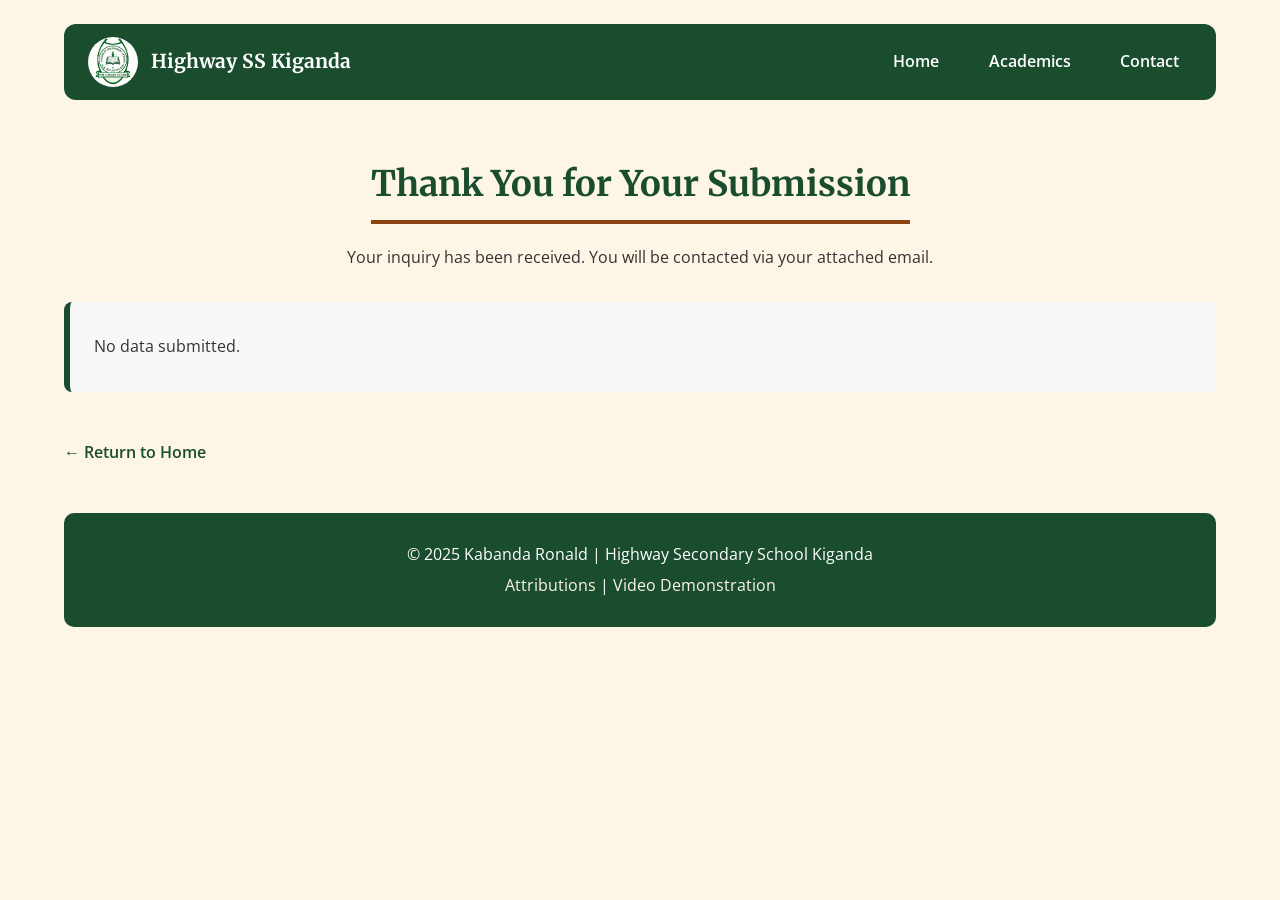
<file: final project/form-action.html>
<!DOCTYPE html>
<html lang="en">
<head>
    <meta charset="UTF-8" >
    <meta name="viewport" content="width=device-width, initial-scale=1.0" >

    <title>Form Submission - Highway Secondary School Kiganda</title>
    <meta name="description" content="Form submission confirmation for Highway Secondary School Kiganda." >
    <meta name="author" content="Kabanda Ronald" >

    <!-- === FAVICON === -->
<link rel="icon" type="image/x-icon" href="favicon.ico" >
<link rel="icon" type="image/png" sizes="32x32" href="favicon-32x32.png" >
<link rel="icon" type="image/png" sizes="16x16" href="favicon-16x16.png" >
<link rel="apple-touch-icon" sizes="180x180" href="apple-touch-icon.png" >

    <link rel="preconnect" href="https://fonts.googleapis.com" >
    <link rel="preconnect" href="https://fonts.gstatic.com" crossorigin >
    <link href="https://fonts.googleapis.com/css2?family=Merriweather:wght@400;700&family=Open+Sans:wght@400;600&display=swap" rel="stylesheet" >

    <link rel="stylesheet" href="styles/style.css" >
    <link rel="stylesheet" href="styles/home.css" >

    <style>
        /* Page-specific minimal styling */
        .submission-data {
            background: #f8f8f8;
            border-left: 6px solid #1A4D2E;
            padding: 1.5rem;
            margin: 1.5rem 0;
            border-radius: 8px;
        }
        .submission-data p {
            margin: 0.5rem 0;
        }
        .submission-data strong {
            color: #1A4D2E;
        }
        .back-link {
            display: inline-block;
            margin-top: 1.5rem;
            color: #1A4D2E;
            font-weight: 600;
            text-decoration: none;
        }
        .back-link:hover {
            text-decoration: underline;
        }
    </style>
</head>

<body>
    <header>
        <div class="header-container">
            <div class="logo">
                <img src="images/highway_logo.webp" alt="Highway Secondary School Kiganda Logo" width="50" height="50" loading="lazy" >
                <span>Highway SS Kiganda</span>
            </div>
            <button class="hamburger" id="hamburger" aria-label="Toggle navigation menu" aria-expanded="false">
                <span class="bar"></span>
                <span class="bar"></span>
                <span class="bar"></span>
            </button>
            <nav id="main-nav" aria-label="Main navigation">
                <ul>
                    <li><a href="index.html">Home</a></li>
                    <li><a href="academics.html">Academics</a></li>
                    <li><a href="contact.html">Contact</a></li>
                </ul>
            </nav>
        </div>
    </header>

    <main>
        <section class="page-header">
            <h1>Thank You for Your Submission</h1>
            <p>Your inquiry has been received. You will be contacted via your attached email.</p>
        </section>

        <section class="submission-data" id="form-data-display">
            <!-- Dynamically populated by JavaScript -->
            <p><em>Loading submitted data...</em></p>
        </section>

        <a href="index.html" class="back-link">&larr; Return to Home</a>
    </main>

    <footer>
        <div class="footer-content">
            <p>&copy; 2025 Kabanda Ronald | Highway Secondary School Kiganda</p>
            <p>
                <a href="attributions.html">Attributions</a> |
                <a href="https://youtu.be/RLeIvHkNtjQ" target="_blank">Video Demonstration</a>
            </p>
        </div>
    </footer>

    <script src="scripts/form-action.js" ></script>
</body>
</html>
</file>
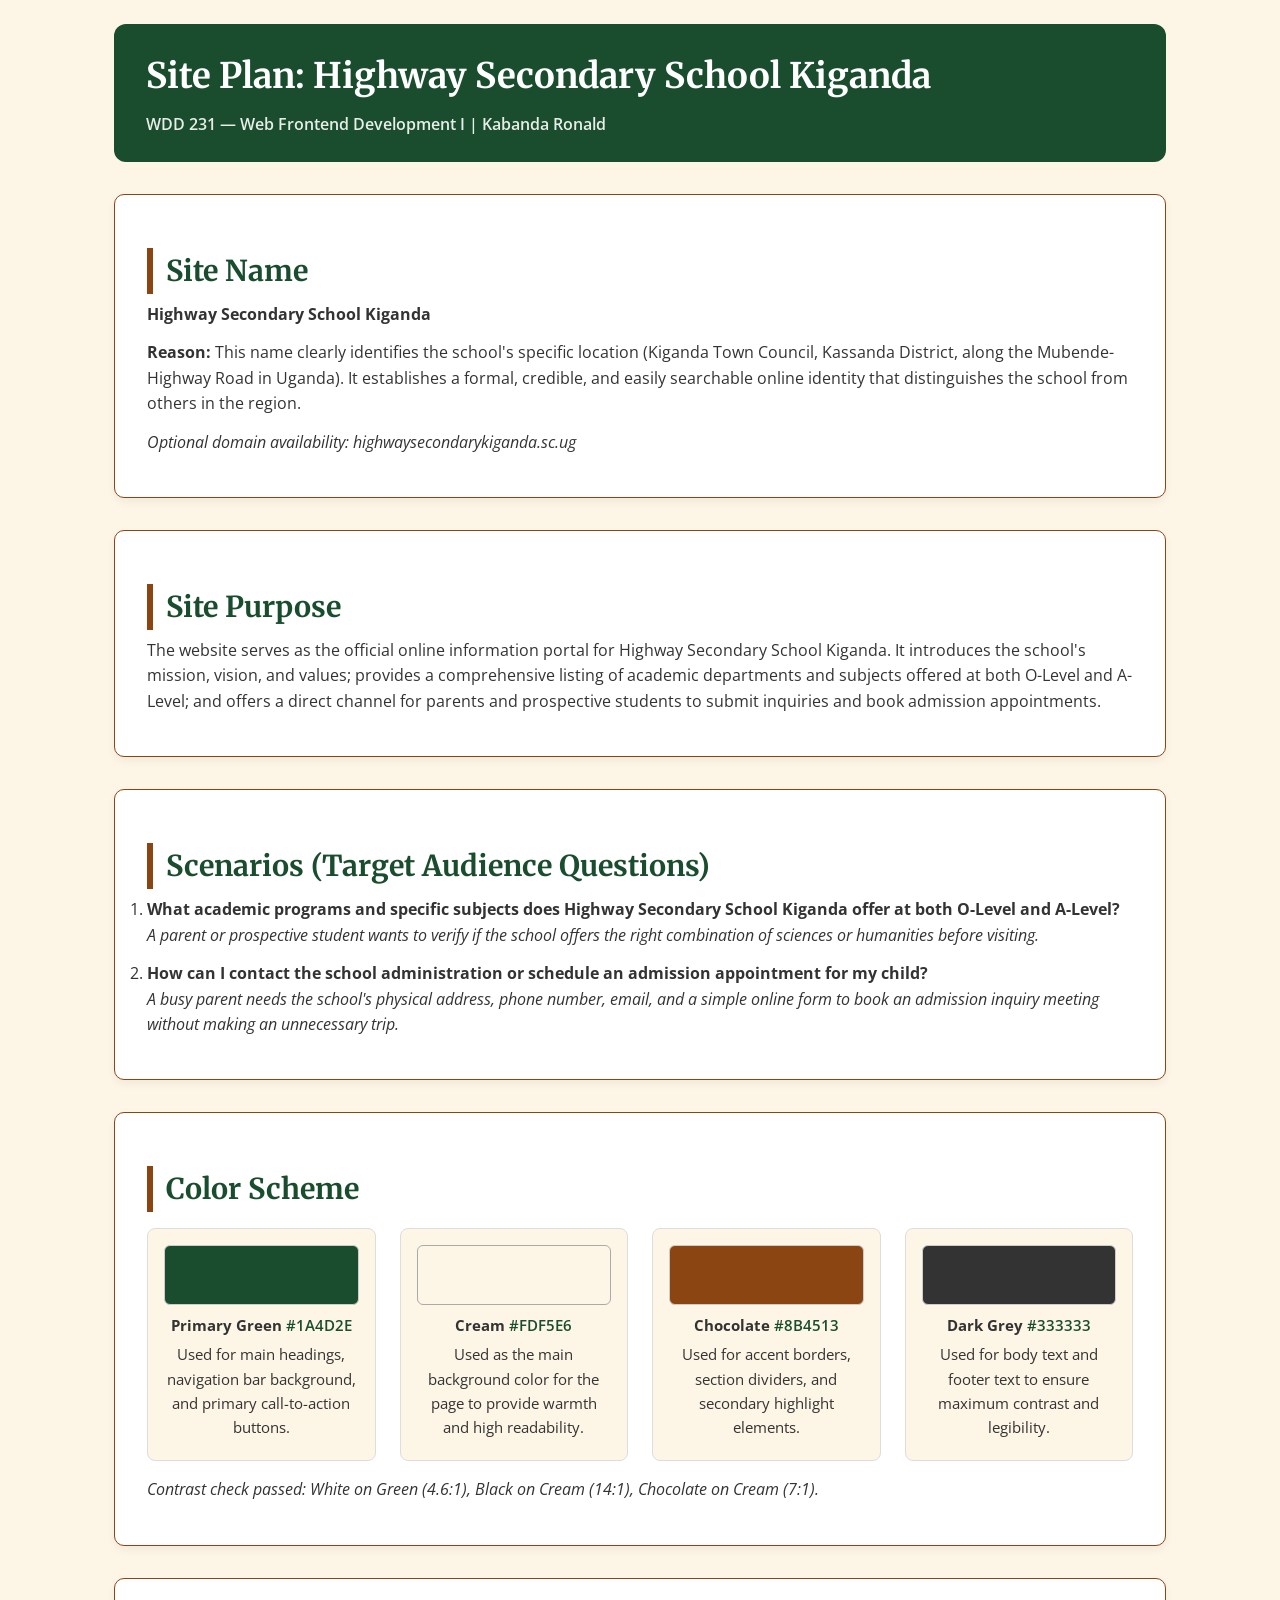
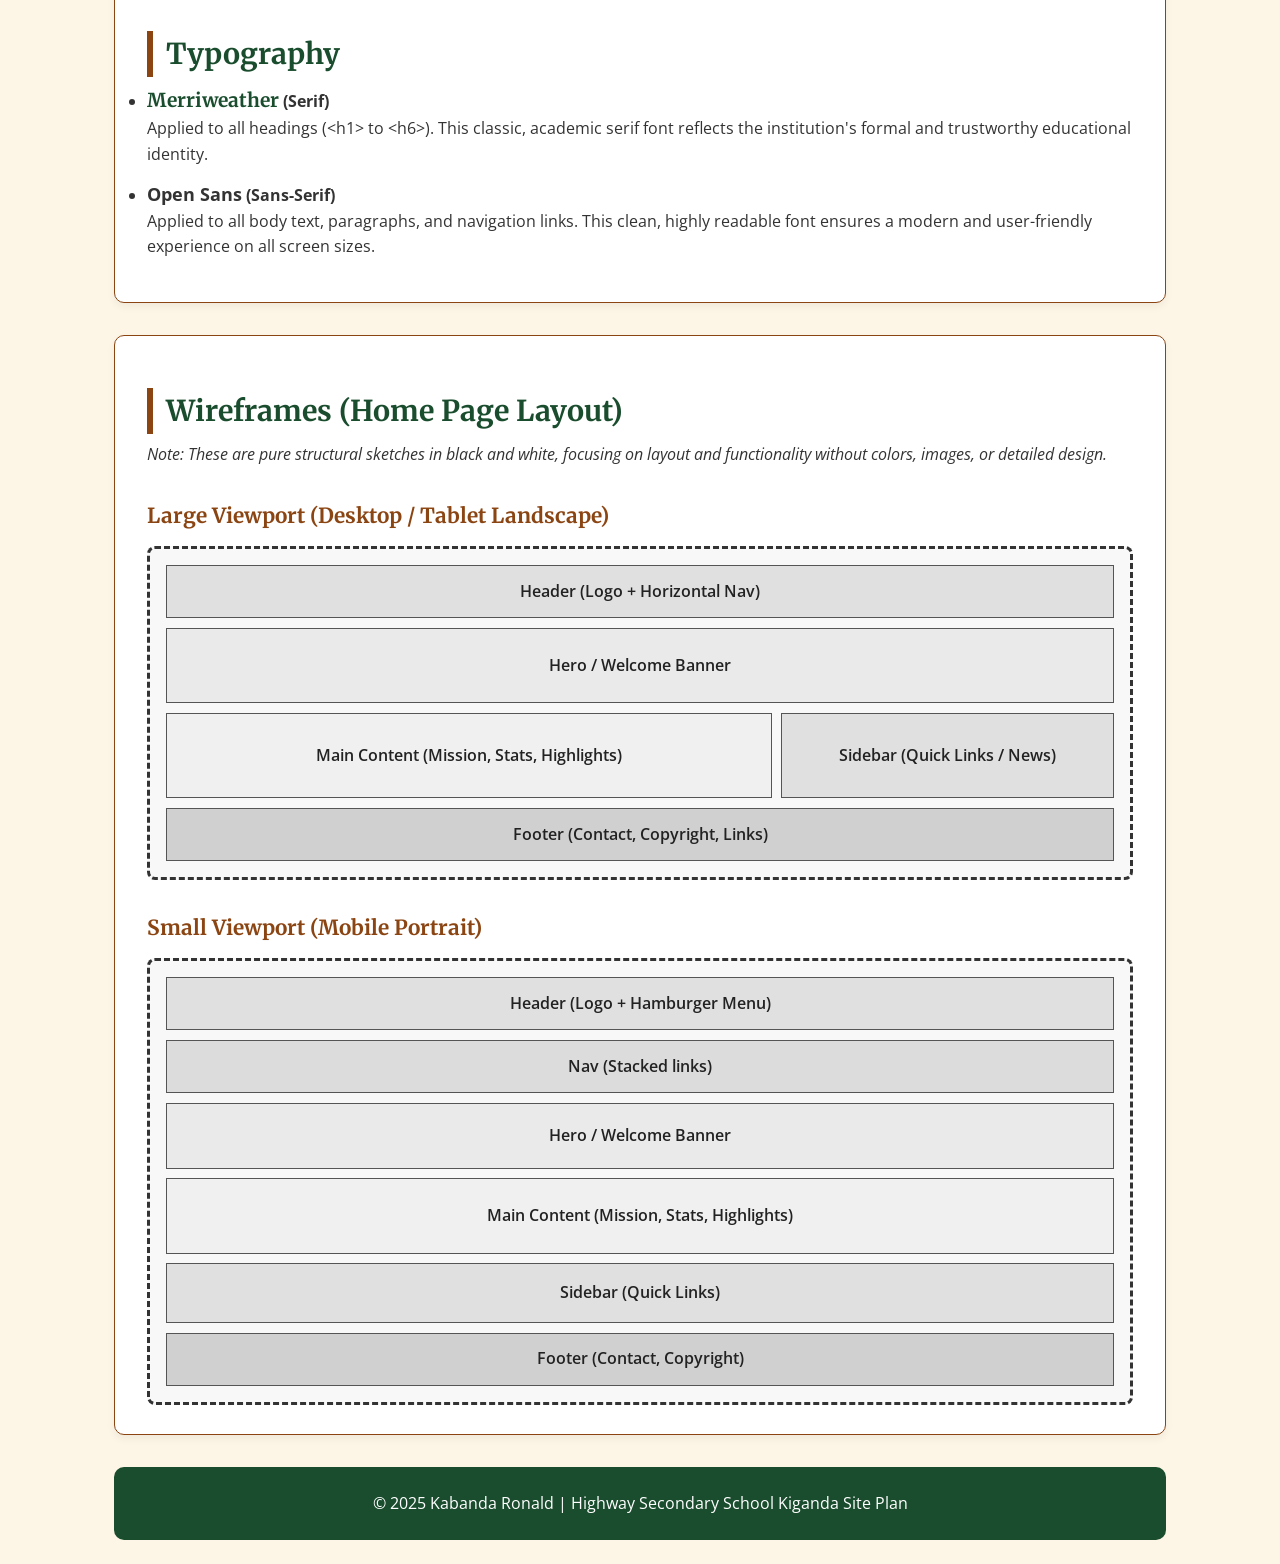
<file: final project/siteplan.html>
<!DOCTYPE html>
<html lang="en">
<head>
    <meta charset="UTF-8" >
    <meta name="viewport" content="width=device-width, initial-scale=1.0" >
    
    <!-- === PRIMARY SEO TITLE & DESCRIPTION === -->
    <title>Site Plan: Highway Secondary School Kiganda</title>
    <meta name="description" content="Site plan for Highway Secondary School Kiganda outlining the website purpose, color scheme, typography, and wireframes for the official school information portal." >
    <meta name="author" content="Kabanda Ronald" >
    
    <!-- === SOCIAL SHARING / OPEN GRAPH TAGS === -->
    <meta property="og:title" content="Site Plan: Highway Secondary School Kiganda" >
    <meta property="og:description" content="Site plan for Highway Secondary School Kiganda outlining the website purpose, color scheme, typography, and wireframes." >
    <meta property="og:type" content="website" >

    <!-- Google Fonts (Typography) -->
    <link rel="preconnect" href="https://fonts.googleapis.com" >
    <link rel="preconnect" href="https://fonts.gstatic.com" crossorigin >
    <link href="https://fonts.googleapis.com/css2?family=Merriweather:wght@400;700&family=Open+Sans:wght@400;600&display=swap" rel="stylesheet" >

    <!-- External CSS -->
    <link rel="stylesheet" href="siteplan.css" >
</head>

<body>
    <header>
        <h1>Site Plan: Highway Secondary School Kiganda</h1>
        <p>WDD 231 — Web Frontend Development I | Kabanda Ronald</p>
    </header>

    <main>
        <!-- 1. SITE NAME -->
        <section id="site-name">
            <h2>Site Name</h2>
            <p><strong>Highway Secondary School Kiganda</strong></p>
            <p><strong>Reason:</strong> This name clearly identifies the school's specific location (Kiganda Town Council, Kassanda District, along the Mubende-Highway Road in Uganda). It establishes a formal, credible, and easily searchable online identity that distinguishes the school from others in the region.</p>
            <p><em>Optional domain availability: highwaysecondarykiganda.sc.ug</em></p>
        </section>

        <!-- 2. SITE PURPOSE -->
        <section id="site-purpose">
            <h2>Site Purpose</h2>
            <p>The website serves as the official online information portal for Highway Secondary School Kiganda. It introduces the school's mission, vision, and values; provides a comprehensive listing of academic departments and subjects offered at both O-Level and A-Level; and offers a direct channel for parents and prospective students to submit inquiries and book admission appointments.</p>
        </section>

        <!-- 3. SCENARIOS -->
        <section id="scenarios">
            <h2>Scenarios (Target Audience Questions)</h2>
            <ol>
                <li>
                    <strong>What academic programs and specific subjects does Highway Secondary School Kiganda offer at both O-Level and A-Level?</strong>
                    <p><em>A parent or prospective student wants to verify if the school offers the right combination of sciences or humanities before visiting.</em></p>
                </li>
                <li>
                    <strong>How can I contact the school administration or schedule an admission appointment for my child?</strong>
                    <p><em>A busy parent needs the school's physical address, phone number, email, and a simple online form to book an admission inquiry meeting without making an unnecessary trip.</em></p>
                </li>
            </ol>
        </section>

        <!-- 4. COLOR SCHEME -->
        <section id="color-scheme">
            <h2>Color Scheme</h2>
            <div class="color-grid">
                <div class="color-card">
                    <div class="color-swatch swatch-green"></div>
                    <p><strong>Primary Green</strong> <span>#1A4D2E</span></p>
                    <p>Used for main headings, navigation bar background, and primary call-to-action buttons.</p>
                </div>
                <div class="color-card">
                    <div class="color-swatch swatch-cream"></div>
                    <p><strong>Cream</strong> <span>#FDF5E6</span></p>
                    <p>Used as the main background color for the page to provide warmth and high readability.</p>
                </div>
                <div class="color-card">
                    <div class="color-swatch swatch-chocolate"></div>
                    <p><strong>Chocolate</strong> <span>#8B4513</span></p>
                    <p>Used for accent borders, section dividers, and secondary highlight elements.</p>
                </div>
                <div class="color-card">
                    <div class="color-swatch swatch-dark"></div>
                    <p><strong>Dark Grey</strong> <span>#333333</span></p>
                    <p>Used for body text and footer text to ensure maximum contrast and legibility.</p>
                </div>
            </div>
            <p><em>Contrast check passed: White on Green (4.6:1), Black on Cream (14:1), Chocolate on Cream (7:1).</em></p>
        </section>

        <!-- 5. TYPOGRAPHY -->
        <section id="typography">
            <h2>Typography</h2>
            <ul>
                <li>
                    <strong><span class="font-heading">Merriweather</span> (Serif)</strong>
                    <p>Applied to all headings (&lt;h1&gt; to &lt;h6&gt;). This classic, academic serif font reflects the institution's formal and trustworthy educational identity.</p>
                </li>
                <li>
                    <strong><span class="font-body">Open Sans</span> (Sans-Serif)</strong>
                    <p>Applied to all body text, paragraphs, and navigation links. This clean, highly readable font ensures a modern and user-friendly experience on all screen sizes.</p>
                </li>
            </ul>
        </section>

        <!-- 6. WIREFRAMES -->
        <section id="wireframes">
            <h2>Wireframes (Home Page Layout)</h2>
            <p><em>Note: These are pure structural sketches in black and white, focusing on layout and functionality without colors, images, or detailed design.</em></p>

            <!-- Large Viewport (Desktop) -->
            <div class="wireframe-section">
                <h3>Large Viewport (Desktop / Tablet Landscape)</h3>
                <div class="wireframe-box large-view">
                    <div class="wf-header">Header (Logo + Horizontal Nav)</div>
                    <div class="wf-hero">Hero / Welcome Banner</div>
                    <div class="wf-main-row">
                        <div class="wf-content">Main Content (Mission, Stats, Highlights)</div>
                        <div class="wf-sidebar">Sidebar (Quick Links / News)</div>
                    </div>
                    <div class="wf-footer">Footer (Contact, Copyright, Links)</div>
                </div>
            </div>

            <!-- Small Viewport (Mobile) -->
            <div class="wireframe-section">
                <h3>Small Viewport (Mobile Portrait)</h3>
                <div class="wireframe-box small-view">
                    <div class="wf-header">Header (Logo + Hamburger Menu)</div>
                    <div class="wf-nav-stack">Nav (Stacked links)</div>
                    <div class="wf-hero">Hero / Welcome Banner</div>
                    <div class="wf-main-stack">
                        <div class="wf-content">Main Content (Mission, Stats, Highlights)</div>
                        <div class="wf-sidebar">Sidebar (Quick Links)</div>
                    </div>
                    <div class="wf-footer">Footer (Contact, Copyright)</div>
                </div>
            </div>
        </section>
    </main>

    <footer>
        <p>&copy; 2025 Kabanda Ronald | Highway Secondary School Kiganda Site Plan</p>
    </footer>
</body>
</html>
</file>
<file: styles/smaller.css>
/* ============================================================
   FILE: smaller.css – mobile first, nav inside header
   ============================================================ */

* {
  margin: 0;
  padding: 0;
  box-sizing: border-box;
}

body {
  font-family: 'Roboto', sans-serif;
  line-height: 1.6;
  color: #2d3748;
  background: #f7fafc;
  max-width: 1200px;
  margin: 0 auto;
  padding: 0 1rem;
}

/* ---------- HEADER (flex container) ---------- */
header {
  display: flex;
  flex-wrap: nowrap;
  align-items: center;
  justify-content: space-between;
  padding: 0.7rem 1rem;
  background: #1a365d;
  border-radius: 0 0 12px 12px;
  margin: 0 -1rem;
}

.logo-container {
  display: flex;
  align-items: center;
  gap: 0.5rem;
  flex-shrink: 1;            
  min-width: 0;  
}

.logo-container img {
  width: 50px;
  height: 50px;
}

.my-name {
  font-weight: 700;
  font-size: 0.75rem;
  color: #ffffff;
  line-height: 1.2;
  
}

/* Hamburger button */
#menuToggle {
  background: transparent;
  border: 2px solid #ffffff;
  color: #ffffff;
  font-size: 1.6rem;          
  padding: 0.15rem 0.5rem;
  cursor: pointer;
  line-height: 1;
  border-radius: 6px;
  transition: background 0.2s;
  flex-shrink: 0;              
  margin-left: 0.5rem;         
  min-width: 44px;             
  min-height: 44px;
  display: flex;
  align-items: center;
  justify-content: center;
}

#menuToggle:hover {
  background: rgba(255, 255, 255, 0.15);
}

/* ---------- NAVIGATION  ---------- */
#primaryNav {
  width: 100%;               
  max-height: 0;
  overflow: hidden;
  transition: max-height 0.35s ease;
  background: #ffffff;
  border-radius: 8px;
  margin-top: 0.75rem;          
  box-shadow: 0 4px 12px rgba(26, 54, 93, 0.08);
}

#primaryNav.open {
  max-height: 500px;         
}

#primaryNav ul {
  list-style: none;
  display: flex;
  flex-direction: column;    
  gap: 0;
  padding: 0.5rem 0;
  margin: 0;
  text-align: right;
}

#primaryNav a {
  display: block;
  padding: 0.75rem 1.25rem;
  text-decoration: none;
  font-weight: 600;
  color: #1a365d;
  border-radius: 0;
  border-bottom: 1px solid #edf2f7;
  transition: background 0.2s, color 0.2s;
}

#primaryNav a:last-child {
  border-bottom: none;
}

#primaryNav a.active {
  background: #276749;
  color: #ffffff;
}

#primaryNav a:hover {
  background: #edf2f7;
  color: #1a365d;
}

#primaryNav a.active:hover {
  background: #2f855a;
  color: #ffffff;
}

/* ---------- MAIN CONTENT  ---------- */
main {
  margin: 1.5rem 0;
}

.content-area {
  display: flex;
  flex-direction: column;
  gap: 1.5rem;
}

.split-row {
  display: flex;
  flex-direction: column; 
  gap: 1.5rem;
}

/* ---------- MERGED ABOUT + STUDENT (mobile) ---------- */
.about-student-box {
  background: #ffffff;
  padding: 1.5rem;
  border-radius: 12px;
  box-shadow: 0 4px 12px rgba(26, 54, 93, 0.08);
}

.sr-only {
  position: absolute;
  width: 1px;
  height: 1px;
  padding: 0;
  margin: -1px;
  overflow: hidden;
  clip: rect(0, 0, 0, 0);
  white-space: nowrap;
  border: 0;
}

.about-student-box section {
  background: transparent;
  padding: 0;
  box-shadow: none;
  border-radius: 0;
}

.about-student-grid {
  display: flex;
  flex-direction: column;  
  gap: 1.5rem;
}

.about-text h2 {
  margin-top: 0;         
  border-bottom: 3px solid #38a169;
  padding-bottom: 0.3rem;
}

.student-photo {
  max-width: 100%;
  height: auto;
  border-radius: 8px;
  box-shadow: 0 2px 8px rgba(0, 0, 0, 0.1);
  display: block;
}

h1 {
  font-size: 2.5rem;
  margin-bottom: 0.5rem;
  color: #1a365d;
  text-align: center;
  border-bottom: 3px solid #38a169;
  padding-bottom: 0.5rem;
}

h2 {
  font-size: 1.6rem;
  margin-bottom: 0.75rem;
  padding-bottom: 0.3rem;
  color: #1a365d;
  border-bottom: 3px solid #38a169;
}
/* Student Photo – responsive */
.student-photo-wrapper {
  display: block;         
  width: 100%;
}
.student-photo-wrapper h2 {
  margin-top: 0;
  border-bottom: 3px solid #38a169;
  padding-bottom: 0.3rem;
  color: #1a365d;
}



/* Filter buttons (collections) */
.filter-buttons {
  display: flex;
  gap: 0.5rem;
  margin: 1rem 0;
  flex-wrap: wrap;
  justify-content: center;
}

.filter-buttons button {
  padding: 0.5rem 1.5rem;
  border: 2px solid #e2e8f0;
  border-radius: 30px;
  background: #ffffff;
  color: #2d3748;
  cursor: pointer;
  font-weight: 600;
  transition: all 0.2s;
}

.filter-buttons button:hover {
  background: #edf2f7;
  border-color: #38a169;
}

.filter-buttons button.active {
  background: #276749;
  color: #ffffff;
  border-color: #276749;
}

.filter-buttons button.active:hover {
  background: #2f855a;
  border-color: #2f855a;
}

/* Course cards */
.course-grid {
  display: grid;
  grid-template-columns: 1fr;
  gap: 1rem;
  margin: 1.5rem 0;
}

.course-card {
  background: #f7fafc;
  padding: 1rem;
  border-radius: 8px;
  border-left: 6px solid #2d0edd;
  transition: transform 0.15s, box-shadow 0.15s;
}

.course-card:hover {
  transform: translateY(-3px);
  box-shadow: 0 6px 14px rgba(26, 54, 93, 0.12);
}

.course-card.completed {
  background: #f0fff4;
  border-left-color: #2f855a;
}

.course-card h3 {
  font-size: 1.2rem;
  margin-bottom: 0.25rem;
  color: #1a365d;
  border-bottom: none;
}

.course-card p {
  font-size: 0.95rem;
  color: #4a5568;
}

#totalCredits {
  font-weight: 700;
  font-size: 1.1rem;
  margin-top: 0.5rem;
  color: #1a365d;
  text-align: center;
  padding: 0.5rem;
  background: #f0fff4;
  border-radius: 8px;
}

/* Social media icons (centered) */
#social-media {
  background: transparent;
  box-shadow: none;
  padding: 0.5rem 0;
}

.social-links {
  display: flex;
  justify-content: center;
  gap: 2rem;
  font-size: 2rem;
}

.social-links a {
  color: #1a365d;
  transition: color 0.2s, transform 0.2s;
}

.social-links a:hover {
  color: #38a169;
  transform: scale(1.1);
}

/* Footer */
footer {
  border-top: 3px solid #38a169;
  padding: 1.2rem 0;
  text-align: center;
  font-size: 1rem;
  background: #ffffff;
  margin: 0 -1rem;
  padding: 1.5rem 2rem;
  border-radius: 12px 12px 0 0;
}

footer p {
  margin: 0.3rem 0;
  color: #4a5568;
}

#copyright {
  font-weight: 600;
  color: #1a365d;
}
</file>
<file: styles/larger.css>
/* ============================================================
   FILE: larger.css – tablet & desktop
   ============================================================ */

@media (min-width: 640px) {
  /* ---------- HIDE HAMBURGER ---------- */
  #menuToggle {
    display: none;
  }

  /* ---------- NAVIGATION: left‑aligned, tighter ---------- */
  #primaryNav {
    width: 100%;
    max-height: none !important;
    overflow: visible;
    background: transparent;
    box-shadow: none;
    margin-top: 0.25rem;          /* reduce gap below logo */
    padding: 0;
  }

  #primaryNav ul {
    flex-direction: row !important;
    justify-content: flex-end;   /* left aligned */
    gap: 0.5rem;                  /* small space between links */
    padding: 0;
    background: transparent;
    box-shadow: none;
  }

  #primaryNav a {
    padding: 0.4rem 1rem;          /* reduce horizontal padding */
    color: #ffffff;
    font-weight: 600;
    border-radius: 6px;
  }

  #primaryNav a.active {
    background: #276749;
    color: #ffffff;
  }

  #primaryNav a:hover {
    background: rgba(255, 255, 255, 0.15);
    color: #ffffff;
  }

  /* ---------- MAIN CONTENT ---------- */
  main {
    margin: 2rem 0;
  }

  /* ---------- MERGED ABOUT + STUDENT (two‑column) ---------- */
  .about-student-grid {
    display: flex;
    flex-direction: row;         
    gap: 2rem;
    align-items: flex-start;     
  }

  .about-text {
    flex: 1;                   
  }

  .student-photo-wrapper {
    flex: 0 0 40%;               
    max-width: 40%;
  }

  .student-photo-wrapper h2 {
    margin-top: 0;
    border-bottom: 3px solid #38a169;
    padding-bottom: 0.3rem;
    color: #1a365d;
    text-align: left;
  }

  .student-photo {
    width: 100%;
    height: auto;
    border-radius: 8px;
    box-shadow: 0 2px 8px rgba(0, 0, 0, 0.1);
    display: block;
  }

  .split-row {
  flex-direction: row;      
  gap: 2rem;
}

.split-row > section {
  flex: 1;                 
}

  /* ---------- COURSE GRID (2 columns) ---------- */
  .course-grid {
    grid-template-columns: repeat(2, 1fr);
  }

  /* ---------- SOCIAL ICONS ---------- */
  .social-links {
    font-size: 2.2rem;
    gap: 2.5rem;
  }
}

/* ---------- LARGE SCREENS (≥1024px) ---------- */
@media (min-width: 1024px) {
  .course-grid {
    grid-template-columns: repeat(3, 1fr);
  }

  .social-links {
    font-size: 2.5rem;
    gap: 3rem;
  }
}
</file>
<file: chamber/styles/large.css>
/* ====== LARGER.CSS – Tablet & Desktop Media Queries ====== */

/* ----- Tablet: ≥ 512px (32rem) ----- */
@media only screen and (min-width: 32rem) {
    header {
        flex-direction: row;
        justify-content: space-between;
        padding: 1rem 2rem;
    }
    h1 {
        font-size: 1.8rem;
    }

    #menu-toggle {
        display: none;
    }
    #primary-nav {
        display: flex !important;
        flex-direction: row;
        justify-content: flex-end;
        gap: 1.5rem;
        margin-left: auto;
        width: auto;
    }
    #primary-nav a {
        padding: 0.5rem 0.75rem;
    }

    #members-container.grid-view {
        grid-template-columns: repeat(2, 1fr);
    }

    .footer-content {
        flex-direction: row;
        justify-content: space-between;
        text-align: left;
        gap: 2rem;
    }
    .social-media {
        justify-content: flex-start;
        margin: 0;
    }
}

/* ----- Desktop: ≥ 960px (60rem) ----- */
@media only screen and (min-width: 60rem) {
    .site-title {
        font-size: 1rem;
    }
    h1 {
        font-size: 2rem;
    }

    #members-container.grid-view {
        grid-template-columns: repeat(3, 1fr);
    }

    .member-card {
        padding: 1.25rem;
    }

    .directory-controls h2 {
        font-size: 2rem;
    }

    /* ----- Desktop List View (Table Layout) ----- */
    #members-container.list-view {
        display: grid;
        grid-template-columns: 1fr;
        gap: 0;
        border: 1px solid #dee2e6;
        border-radius: 8px;
        overflow: hidden;
        background: var(--text-light);
    }

    #members-container.list-view .member-card {
        display: grid;
        grid-template-columns: 1.2fr 1.5fr 1.2fr 0.8fr;
        grid-template-rows: auto auto;
        gap: 0.1rem 0;
        padding: 0.6rem 0.8rem;
        border-bottom: 1px solid var(--gray-border);
        background: var(--text-light);
        box-shadow: none;
        border-radius: 0;
        margin: 0;
        align-items: center;
    }

    #members-container.list-view .member-card:nth-child(even) {
        background: var(--gray-bg);
    }

    #members-container.list-view .member-card:last-child {
        border-bottom: none;
    }

    #members-container.list-view .member-card img {
        display: none;
    }

    #members-container.list-view .member-card-content {
        display: contents;
    }

    #members-container.list-view .member-card .details {
        display: contents;
    }

    #members-container.list-view .member-card h2 {
        grid-row: 1 / 2;
        grid-column: 1 / 2;
        font-size: 1rem;
        font-weight: 700;
        margin: 0;
        padding-right: 0.8rem;
        border-right: 1px solid #dee2e6;
        color: var(--primary);
        align-self: center;
    }

    #members-container.list-view .member-card .details p:nth-child(3) {
        grid-row: 1 / 2;
        grid-column: 2 / 3;
        padding-left: 0.8rem;
        padding-right: 0.8rem;
        border-right: 1px solid #dee2e6;
        margin: 0;
        font-size: 0.85rem;
        display: flex;
        align-items: center;
        gap: 0.3rem;
    }

    #members-container.list-view .member-card .details p:nth-child(2) {
        grid-row: 1 / 2;
        grid-column: 3 / 4;
        padding-left: 0.8rem;
        padding-right: 0.8rem;
        border-right: 1px solid #dee2e6;
        margin: 0;
        font-size: 0.85rem;
        display: flex;
        align-items: center;
        gap: 0.3rem;
    }

    #members-container.list-view .member-card .membership {
        display: inline-block;
        grid-row: 1 / 2;
        grid-column: 4 / 5;
        align-self: center;
        justify-self: center;
        text-align: center;
        font-size: 0.7rem;
        font-weight: 700;
        text-transform: uppercase;
        letter-spacing: 0.5px;
        padding: 0.25rem 0.8rem;
        border-radius: 20px;
        white-space: nowrap;
        margin: 0;
    }

    #members-container.list-view .member-card .tagline {
        grid-row: 2 / 3;
        grid-column: 1 / 3;
        margin: 0;
        padding-top: 0.3rem;
        border-top: 1px solid var(--gray-border);
        font-size: 0.85rem;
        font-style: italic;
        color: var(--gray-text);
        display: block;
    }

    #members-container.list-view .member-card .details p:nth-child(1) {
        grid-row: 2 / 3;
        grid-column: 3 / 4;
        padding-left: 0.8rem;
        padding-top: 0.3rem;
        border-top: 1px solid var(--gray-border);
        margin: 0;
        font-size: 0.85rem;
        display: flex;
        align-items: center;
        gap: 0.3rem;
        word-break: break-word;
    }

    #members-container.list-view .member-card .details p:nth-child(4) {
        grid-row: 2 / 3;
        grid-column: 4 / 5;
        padding-left: 0.8rem;
        padding-top: 0.3rem;
        border-top: 1px solid var(--gray-border);
        margin: 0;
        font-size: 0.85rem;
        display: flex;
        align-items: center;
        gap: 0.3rem;
        word-break: break-word;
    }

    #members-container.list-view .member-card .details p strong {
        display: inline;
        font-weight: 600;
        color: var(--primary);
        margin-right: 0.2rem;
        white-space: nowrap;
    }

    #members-container.list-view .member-card .details p a {
        color: var(--primary);
        text-decoration: none;
    }
    #members-container.list-view .member-card .details p a:hover {
        text-decoration: underline;
    }
}

/* ----- Extra Large: ≥ 1200px (75rem) ----- */
@media only screen and (min-width: 75rem) {
    #members-container.grid-view {
        grid-template-columns: repeat(4, 1fr);
    }
}

/* ====== HOMEPAGE LAYOUT (Tablet & Desktop) ====== */

/* ----- Tablet: ≥ 512px ----- */
@media only screen and (min-width: 32rem) {
    .hero {
        padding: 4rem 2rem;
    }
    .hero-content h1 {
        font-size: 2.5rem;
    }

    .about-grid {
        grid-template-columns: 2fr 1fr;
        align-items: start;
    }

    .events-container {
        grid-template-columns: repeat(2, 1fr);
    }

    .spotlight-container {
        grid-template-columns: repeat(2, 1fr);
    }

    .weather-display {
        flex-direction: row;
        gap: 2.5rem;
        justify-content: center;
    }

    .weather-temp .temp {
        font-size: 3.5rem;
    }

    .weather-details {
        flex-direction: row;
        gap: 1.5rem;
    }

    .weather-display {
    display: grid;
    grid-template-columns: 1fr 1fr;
    align-items: start;
    gap: 2rem;
}
.weather-forecast {
    border-top: none;
    padding-top: 0;
    margin-top: 0;
}
}

/* ----- Desktop: ≥ 960px ----- */
@media only screen and (min-width: 60rem) {
    .hero {
        padding: 5rem 3rem;
    }
    .hero-content h1 {
        font-size: 3rem;
    }
    .hero-content p {
        font-size: 1.25rem;
    }

    .events-container {
        grid-template-columns: repeat(3, 1fr);
    }

    .spotlight-container {
        grid-template-columns: repeat(3, 1fr);
    }
     .weather-display {
        gap: 4rem;
    }

    .weather-temp .temp {
        font-size: 4rem;
    }
}
</file>
<file: final project/styles/style.css>
/* ============================================================
   MASTER STYLESHEET: Highway Secondary School Kiganda
   Organized by page for clear editing
   ============================================================ */

/* ===== 0. RESET & BASE ===== */
* {
    margin: 0;
    padding: 0;
    box-sizing: border-box;
}

body {
    font-family: 'Open Sans', sans-serif;
    background-color: #FDF5E6; /* Cream */
    color: #333333; /* Dark Grey */
    max-width: 1200px;
    margin: 0 auto;
    padding: 1.5rem;
    line-height: 1.6;
}

/* ===== TYPOGRAPHY ===== */
h1, h2, h3, h4, h5, h6 {
    font-family: 'Merriweather', serif;
    color: #1A4D2E; /* Primary Green */
    margin-top: 1.5rem;
    margin-bottom: 0.5rem;
}

h1 {
    font-size: 2.2rem;
}
h2 {
    font-size: 1.8rem;
    border-left: 6px solid #8B4513; /* Chocolate accent */
    padding-left: 0.8rem;
}
h3 {
    font-size: 1.3rem;
    color: #8B4513; /* Chocolate */
}

a {
    color: #1A4D2E;
    text-decoration: none;
}
a:hover {
    text-decoration: underline;
}

/* ============================================================
   COMMON COMPONENTS (Used across all pages)
   ============================================================ */

/* ----- HEADER & NAVIGATION ----- */
header {
    background-color: #1A4D2E;
    color: #FFFFFF;
    padding: 0.8rem 1.5rem;
    border-radius: 12px;
    margin-bottom: 2rem;
}

.header-container {
    display: flex;
    justify-content: space-between;
    align-items: center;
    flex-wrap: wrap;
}

.logo {
    display: flex;
    align-items: center;
    gap: 0.8rem;
}
.logo img {
    border-radius: 50%;
}
.logo span {
    font-family: 'Merriweather', serif;
    font-weight: 700;
    font-size: 1.2rem;
    color: #FFFFFF;
}

/* Hamburger Button */
.hamburger {
    display: none;
    flex-direction: column;
    gap: 5px;
    background: none;
    border: none;
    cursor: pointer;
    padding: 0.5rem;
}
.hamburger .bar {
    width: 28px;
    height: 3px;
    background-color: #FFFFFF;
    border-radius: 2px;
    transition: all 0.3s ease;
}
.hamburger.active .bar:nth-child(1) {
    transform: rotate(45deg) translate(5px, 5px);
}
.hamburger.active .bar:nth-child(2) {
    opacity: 0;
}
.hamburger.active .bar:nth-child(3) {
    transform: rotate(-45deg) translate(5px, -5px);
}

/* Navigation */
nav ul {
    display: flex;
    list-style: none;
    gap: 1.5rem;
}
nav ul li a {
    color: #FFFFFF;
    font-weight: 600;
    padding: 0.5rem 0.8rem;
    border-radius: 6px;
    transition: background 0.3s;
}
nav ul li a:hover {
    background: rgba(255, 255, 255, 0.12);
    text-decoration: none;
}
nav ul li a.active {
    background: rgba(15, 58, 34, 0.8);
    color: #FFFFFF;
    border-bottom: 3px solid #FDF5E6;
}

/* ----- PAGE HEADER (Common) ----- */
.page-header {
    text-align: center;
    margin-bottom: 2rem;
}
.page-header h1 {
    border-bottom: 4px solid #8B4513;
    display: inline-block;
    padding-bottom: 0.5rem;
}
.page-header p {
    max-width: 700px;
    margin: 0.8rem auto;
}

/* ----- FOOTER ----- */
footer {
    margin-top: 3rem;
    text-align: center;
    padding: 1.5rem;
    background-color: #1A4D2E;
    color: #FFFFFF;
    border-radius: 10px;
}
footer a {
    color: #FDF5E6;
}
footer a:hover {
    color: #FFFFFF;
    text-decoration: underline;
}
.footer-content p {
    margin: 0.3rem 0;
}
#last-modified {
    font-size: 0.8rem;
    opacity: 0.8;
}

/* ----- BACK LINK (Attributions & Form Action) ----- */
.back-link {
    display: inline-block;
    margin-top: 1.5rem;
    color: #1A4D2E;
    font-weight: 600;
}
.back-link:hover {
    text-decoration: underline;
}

/* ============================================================
   PAGE 2: ACADEMICS.HTML
   ============================================================ */

/* Departments */
.departments {
    background: #FFFFFF;
    padding: 1.5rem 2rem;
    border-radius: 12px;
    border: 1px solid #8B4513;
    margin-bottom: 2rem;
}
.department-list {
    display: flex;
    flex-wrap: wrap;
    gap: 0.8rem;
    list-style: none;
    padding: 0;
    margin-top: 0.5rem;
}
.dept-icon {
    margin-right: 0.4rem;
}

/* Subjects Grid */
.subjects {
    background: #FFFFFF;
    padding: 1.5rem 2rem;
    border-radius: 12px;
    border: 1px solid #8B4513;
    margin-bottom: 2rem;
}
.subject-grid {
    display: grid;
    grid-template-columns: repeat(auto-fill, minmax(260px, 1fr));
    gap: 1.2rem;
    margin-top: 1rem;
}
.subject-card {
    background: #FDF5E6;
    padding: 1.2rem;
    border-radius: 10px;
    border: 1px solid #ddd;
    cursor: pointer;
    transition: transform 0.2s, box-shadow 0.2s;
}
.subject-card:hover {
    transform: translateY(-4px);
    box-shadow: 0 6px 16px rgba(0, 0, 0, 0.1);
}
.subject-card h3 {
    margin-top: 0;
    color: #1A4D2E;
    font-size: 1.1rem;
}
.subject-card p {
    margin: 0.2rem 0;
    font-size: 0.9rem;
}
.subject-card .category {
    display: inline-block;
    background: #1A4D2E;
    color: #FFFFFF;
    padding: 0.2rem 0.8rem;
    border-radius: 12px;
    font-size: 0.75rem;
    font-weight: 600;
}
.subject-card .level {
    display: inline-block;
    background: #8B4513;
    color: #FFFFFF;
    padding: 0.2rem 0.8rem;
    border-radius: 12px;
    font-size: 0.75rem;
    font-weight: 600;
    margin-left: 0.3rem;
}
/* ============================================================
   PAGE 2: ACADEMICS.HTML (Department Additions)
   ============================================================ */

/* Department List Items - Make them clickable */
.department-list li {
    background: #FDF5E6;
    padding: 0.5rem 1.2rem;
    border-radius: 20px;
    border: 1px solid #8B4513;
    font-weight: 600;
    cursor: pointer;
    transition: transform 0.2s, box-shadow 0.2s, background-color 0.2s;
    user-select: none;
}

.department-list li:hover {
    transform: translateY(-3px);
    box-shadow: 0 4px 12px rgba(0, 0, 0, 0.12);
    background-color: #e8f0e8;
}

.department-list li:active {
    transform: scale(0.96);
}

.department-list li .dept-icon {
    margin-right: 0.4rem;
}

.dept-instruction {
    color: #666;
    margin-bottom: 0.8rem;
    font-size: 0.9rem;
}

/* ===== DEPARTMENT MODAL ===== */
.dept-modal .modal-content {
    max-width: 550px;
    width: 100%;
    padding: 2rem;
}

/* Department Detail Card */
.dept-detail-card {
    display: flex;
    flex-direction: column;
    gap: 1.2rem;
}

/* Head Info Row */
.dept-head-info {
    display: flex;
    align-items: center;
    gap: 1.2rem;
    padding-bottom: 1rem;
    border-bottom: 2px solid #8B4513;
}

.dept-avatar {
    width: 70px;
    height: 70px;
    border-radius: 50%;
    background-color: #1A4D2E;
    display: flex;
    align-items: center;
    justify-content: center;
    flex-shrink: 0;
}

.dept-initials {
    font-family: 'Merriweather', serif;
    font-size: 1.8rem;
    font-weight: 700;
    color: #FFFFFF;
}

.dept-head-details h3 {
    margin: 0;
    color: #1A4D2E;
    font-size: 1.2rem;
}

.dept-head-details .dept-head-title {
    margin: 0;
    color: #8B4513;
    font-size: 0.9rem;
    font-weight: 600;
}

/* Contact Information */
.dept-contact {
    background: #FDF5E6;
    padding: 0.8rem 1rem;
    border-radius: 8px;
    border-left: 4px solid #1A4D2E;
}

.dept-contact p {
    margin: 0.3rem 0;
    font-size: 0.95rem;
}

.dept-contact a {
    color: #1A4D2E;
    text-decoration: none;
}
.dept-contact a:hover {
    text-decoration: underline;
}

/* Description */
.dept-description {
    background: #f8f8f8;
    padding: 0.8rem 1rem;
    border-radius: 8px;
    font-size: 0.95rem;
}

.dept-description p {
    margin: 0.4rem 0;
}

.dept-description p:last-child {
    font-weight: 600;
    color: #1A4D2E;
    margin-top: 0.6rem;
}

/* ============================================================
   PAGE 3: CONTACT.HTML
   ============================================================ */

/* Contact Info */
.contact-info {
    background: #FFFFFF;
    padding: 1.5rem 2rem;
    border-radius: 12px;
    border: 1px solid #8B4513;
    margin-bottom: 2rem;
}
.contact-details p {
    margin: 0.5rem 0;
}

/* Staff Directory Heading */
.contact-info h3 {
    margin-top: 2rem;
    border-left: 6px solid #8B4513; /* Chocolate accent */
    padding-left: 0.8rem;
    font-family: 'Merriweather', serif;
    color: #1A4D2E;
}

/* Staff Grid Layout */
.staff-grid {
    display: grid;
    grid-template-columns: repeat(auto-fit, minmax(200px, 1fr));
    gap: 1.5rem;
    margin-top: 1.5rem;
}

/* Individual Staff Card */
.staff-card {
    background: #FDF5E6; /* Cream background */
    border: 1px solid #8B4513; /* Chocolate border */
    border-radius: 12px;
    padding: 1.5rem 1rem;
    text-align: center;
    transition: transform 0.2s, box-shadow 0.2s;
    display: flex;
    flex-direction: column;
    align-items: center;
}

.staff-card:hover {
    transform: translateY(-4px);
    box-shadow: 0 6px 16px rgba(0, 0, 0, 0.1);
}

/* Avatar / Profile Image Circle */
.staff-avatar {
    width: 90px;
    height: 90px;
    border-radius: 50%;
    background-color: #1A4D2E; /* Primary Green */
    display: flex;
    align-items: center;
    justify-content: center;
    margin-bottom: 0.8rem;
    overflow: hidden;
    flex-shrink: 0;
    position: relative;
}

.staff-avatar img {
    width: 100%;
    height: 100%;
    object-fit: cover;
}

/* Fallback Initials (hidden by default, shows if image fails) */
.staff-avatar .initials {
    display: none;
    width: 100%;
    height: 100%;
    align-items: center;
    justify-content: center;
    background-color: #1A4D2E;
    color: #FFFFFF;
    font-family: 'Merriweather', serif;
    font-size: 2rem;
    font-weight: 700;
    position: absolute;
    top: 0;
    left: 0;
}

/* Staff Info Text */
.staff-info h4 {
    margin: 0.2rem 0;
    color: #6B3410; 
    font-size: 0.85rem;
    text-transform: uppercase;
    letter-spacing: 1px;
}

.staff-info .staff-name {
    font-family: 'Merriweather', serif;
    font-weight: 700;
    color: #1A4D2E; /* Primary Green */
    font-size: 1.1rem;
    margin: 0.2rem 0 0.5rem;
}

.staff-info p {
    margin: 0.2rem 0;
    font-size: 0.85rem;
    color: #333333;
}

.staff-info p strong {
    color: #333333;
}

/* Theme Toggle */
.theme-toggle {
    background: #FFFFFF;
    padding: 1rem 2rem;
    border-radius: 12px;
    border: 1px solid #8B4513;
    margin-bottom: 2rem;
    display: flex;
    align-items: center;
    gap: 1rem;
}
.theme-toggle select {
    padding: 0.4rem 0.8rem;
    border-radius: 6px;
    border: 1px solid #8B4513;
    font-family: 'Open Sans', sans-serif;
}

/* Forms */
.inquiry-form, .admission-form {
    background: #FFFFFF;
    padding: 1.5rem 2rem;
    border-radius: 12px;
    border: 1px solid #8B4513;
    margin-bottom: 2rem;
}
.form-group {
    margin-bottom: 1rem;
}
.form-group label {
    display: block;
    font-weight: 600;
    margin-bottom: 0.3rem;
}
.form-group input,
.form-group select,
.form-group textarea {
    width: 100%;
    padding: 0.6rem 0.8rem;
    border: 1px solid #ccc;
    border-radius: 6px;
    font-family: 'Open Sans', sans-serif;
    font-size: 1rem;
}
.form-group input:focus,
.form-group select:focus,
.form-group textarea:focus {
    border-color: #1A4D2E;
    outline: none;
    box-shadow: 0 0 0 3px rgba(26, 77, 46, 0.2);
}
.submit-btn {
    background-color: #1A4D2E;
    color: #FFFFFF;
    padding: 0.8rem 2.5rem;
    border: none;
    border-radius: 30px;
    font-weight: 600;
    font-size: 1rem;
    cursor: pointer;
    transition: background 0.3s;
}
.submit-btn:hover {
    background-color: #0f3a22;
}

/* ============================================================
   RESPONSIVE DESIGN
   ============================================================ */

@media (max-width: 768px) {
    body {
        padding: 0.8rem;
    }

    /* Mobile Navigation */
    .hamburger {
        display: flex;
    }
    nav {
        display: none;
        width: 100%;
        margin-top: 0.8rem;
    }
    nav.open {
        display: block;
    }
    nav ul {
        flex-direction: column;
        gap: 0.3rem;
        padding: 0.5rem 0;
    }
    nav ul li a {
        display: block;
        padding: 0.6rem 0.8rem;
    }

    /* Academics */
    .subject-grid {
        grid-template-columns: 1fr;
    }

    /* Contact */
    .theme-toggle {
        flex-direction: column;
        align-items: stretch;
    }
} 

@media (max-width: 480px) {
    h1 {
        font-size: 1.6rem;
    }
    h2 {
        font-size: 1.3rem;
        padding-left: 0.5rem;
        border-left-width: 4px;
    }
    .stats-grid {
        grid-template-columns: 1fr;
    }
    .department-list {
        flex-direction: column;
        gap: 0.4rem;
    }
    .department-list li {
        text-align: center;
    }
    .header-container {
        flex-wrap: wrap;
    }
    .logo span {
        font-size: 1rem;
    }
}

/* ============================================================
   DARK THEME (Applied via JavaScript + Local Storage)
   ============================================================ */
body.dark-theme {
    background-color: #1a1a2e;
    color: #e0e0e0;
}
body.dark-theme header {
    background-color: #0d0d1a;
}
body.dark-theme h1, 
body.dark-theme h2, 
body.dark-theme h3, 
body.dark-theme h4, 
body.dark-theme h5, 
body.dark-theme h6 {
    color: #8BC34A;
}
body.dark-theme h2 {
    border-left-color: #8B4513;
}
body.dark-theme .departments,
body.dark-theme .subjects,
body.dark-theme .contact-info,
body.dark-theme .theme-toggle,
body.dark-theme .inquiry-form,
body.dark-theme .admission-form {
    background-color: #16213e;
    border-color: #8B4513;
}
body.dark-theme .stat-card,
body.dark-theme .subject-card,
body.dark-theme .department-list li {
    background-color: #1a1a2e;
    border-color: #8B4513;
    color: #e0e0e0;
}
body.dark-theme .color-card {
    background: #1a1a2e;
}
body.dark-theme .stat-number {
    color: #8BC34A;
}
body.dark-theme footer {
    background-color: #0d0d1a;
}
body.dark-theme .submission-data {
    background: #16213e;
}
body.dark-theme .form-group input,
body.dark-theme .form-group select,
body.dark-theme .form-group textarea {
    background-color: #1a1a2e;
    color: #e0e0e0;
    border-color: #8B4513;
}
body.dark-theme .back-link {
    color: #8BC34A;
}
/* Dark Theme - Staff Cards */
body.dark-theme .staff-card {
    background: #16213e;
    border-color: #8B4513;
}

body.dark-theme .staff-info .staff-name {
    color: #8BC34A;
}

body.dark-theme .staff-avatar {
    background-color: #0d0d1a;
}

body.dark-theme .staff-avatar .initials {
    background-color: #0d0d1a;
    color: #8BC34A;
}

body.dark-theme .staff-info p {
    color: #e0e0e0;
}

body.dark-theme .staff-info p strong {
    color: #e0e0e0;
}

body.dark-theme .contact-info h3 {
    color: #8BC34A;
}
/* Dark Theme - Departments & Department Modal */
body.dark-theme .department-list li {
    background: #1a1a2e;
    border-color: #8B4513;
    color: #e0e0e0;
}

body.dark-theme .department-list li:hover {
    background: #2a2a4a;
}

body.dark-theme .dept-instruction {
    color: #aaa;
}

body.dark-theme .dept-modal .modal-content {
    background-color: #16213e;
    border-color: #8B4513;
}

body.dark-theme .dept-head-details h3 {
    color: #8BC34A;
}

body.dark-theme .dept-head-details .dept-head-title {
    color: #e0a060;
}

body.dark-theme .dept-contact {
    background: #1a1a2e;
}

body.dark-theme .dept-description {
    background: #1a1a2e;
}

body.dark-theme .dept-description p:last-child {
    color: #8BC34A;
}

body.dark-theme .dept-contact a {
    color: #8BC34A;
}
</file>
<file: final project/styles/home.css>
/* ============================================================
   HOMEPAGE STYLESHEET: Highway Secondary School Kiganda
   Contains styles specific to index.html only
   ============================================================ */

/* Hero Section */
.hero {
    display: flex;
    gap: 2rem;
    align-items: center;
    background: #FFFFFF;
    padding: 2rem;
    border-radius: 12px;
    border: 1px solid #8B4513;
    margin-bottom: 2rem;
    flex-wrap: wrap;
}
.hero-content {
    flex: 1;
    min-width: 280px;
}
.hero-content h1 {
    margin-top: 0;
    font-size: 2.5rem;
}
.hero-content .motto {
    font-family: 'Merriweather', serif;
    font-size: 1.3rem;
    color: #8B4513;
    font-style: italic;
}
.hero-image {
    flex: 1;
    min-width: 280px;
}
.hero-image img {
    width: 100%;
    height: auto;
    border-radius: 8px;
}
.cta-button {
    display: inline-block;
    background-color: #1A4D2E;
    color: #FFFFFF;
    padding: 0.8rem 2rem;
    border-radius: 30px;
    font-weight: 600;
    margin-top: 1rem;
    transition: background 0.3s;
}
.cta-button:hover {
    background-color: #0f3a22;
    text-decoration: none;
}

/* Mission & Values */
.mission-values {
    display: grid;
    grid-template-columns: 1fr 1fr;
    gap: 2rem;
    margin-bottom: 2rem;
}
.mission,
.values {
    background: #FFFFFF;
    padding: 1.5rem 2rem;
    border-radius: 12px;
    border: 1px solid #8B4513;
}
.values ul {
    list-style: none;
    padding: 0;
}
.values ul li {
    padding: 0.4rem 0;
    border-bottom: 1px solid #eee;
}
.values ul li:last-child {
    border-bottom: none;
}

/* Statistics */
.stats {
    background: #FFFFFF;
    padding: 2rem;
    border-radius: 12px;
    border: 1px solid #8B4513;
    margin-bottom: 2rem;
    text-align: center;
}
.stats-grid {
    display: grid;
    grid-template-columns: repeat(auto-fit, minmax(150px, 1fr));
    gap: 1.5rem;
    margin-top: 1rem;
}
.stat-card {
    background: #FDF5E6;
    padding: 1.5rem;
    border-radius: 10px;
    border: 1px solid #8B4513;
}
.stat-number {
    display: block;
    font-family: 'Merriweather', serif;
    font-size: 2.5rem;
    font-weight: 700;
    color: #1A4D2E;
}
.stat-label {
    display: block;
    font-size: 0.95rem;
    color: #333333;
}

/* Information Grid */
.info-grid {
    display: grid;
    grid-template-columns: repeat(auto-fit, minmax(240px, 1fr));
    gap: 1.5rem;
    margin-bottom: 2rem;
}

.info-card {
    background: #FFFFFF;
    padding: 1.5rem 1.8rem;
    border-radius: 12px;
    border: 1px solid #8B4513;
    transition: transform 0.2s, box-shadow 0.2s;
}

.info-card:hover {
    transform: translateY(-4px);
    box-shadow: 0 6px 16px rgba(0, 0, 0, 0.08);
}

.info-card h2 {
    margin-top: 0;
    font-size: 1.3rem;
    border-left: 6px solid #8B4513;
    padding-left: 0.8rem;
}

.info-card p {
    margin: 0.5rem 0;
    font-size: 0.95rem;
}

.info-card ul {
    list-style: none;
    padding: 0;
    margin: 0;
}

.info-card ul li {
    padding: 0.5rem 0;
    border-bottom: 1px solid #f0f0f0;
    font-size: 0.95rem;
}

.info-card ul li:last-child {
    border-bottom: none;
}

.info-card ul li em {
    color: #666;
    font-size: 0.85rem;
    font-style: italic;
}

/* Homepage responsive adjustments */
@media (max-width: 768px) {
    .hero {
        flex-direction: column;
        padding: 1.5rem;
    }

    .hero-content h1 {
        font-size: 1.8rem;
    }

    .mission-values {
        grid-template-columns: 1fr;
    }

    .stats-grid {
        grid-template-columns: 1fr 1fr;
    }
}

/* Homepage dark theme */
body.dark-theme .hero,
body.dark-theme .mission,
body.dark-theme .values,
body.dark-theme .stats {
    background-color: #16213e;
    border-color: #8B4513;
}

body.dark-theme .info-card {
    background-color: #16213e;
    border-color: #8B4513;
}

body.dark-theme .info-card ul li {
    border-bottom-color: #2a2a4a;
}

body.dark-theme .info-card ul li em {
    color: #aaa;
}
</file>
<file: chamber/styles/small.css>
/* ====== SMALL.CSS – Mobile First (default) ====== */

:root {
    --primary: #1B3A4B;
    --primary-dark: #2D4A5A;
    --primary-light: #3D5A6B;
    --primary-lighter: #4A6A7D;
    --text: #101011;
    --text-light: #ffffff;
    --gray-bg: #eef2f5;
    --gray-border: #cbd5e1;
    --gray-text: #334155;
    --gold: #ffd700;
    --silver: #c0c0c0;
    --bronze: #8B4513;
    --shadow: rgba(0, 0, 0, 0.08);
    --shadow-dark: rgba(0, 0, 0, 0.2);
}

/* ----- Reset & Base ----- */
* {
    box-sizing: border-box;
    margin: 0;
    padding: 0;
}

/* ----- Strong Focus Outline for Accessibility ----- */
*:focus-visible {
    outline: 3px solid var(--primary);
    outline-offset: 2px;
    border-radius: 2px;
}

#menu-toggle:focus-visible {
    outline: 3px solid var(--text-light);
    outline-offset: 2px;
    border-color: var(--text-light);
}

.social-media a:focus-visible {
    outline: 3px solid var(--text-light);
    outline-offset: 2px;
}

body {
    font-family: system-ui, -apple-system, BlinkMacSystemFont, "Segoe UI", sans-serif;
    background: var(--gray-bg);
    color: var(--text);
    line-height: 1.6;
}

@media (prefers-reduced-motion: reduce) {
    *, *::before, *::after {
        animation-duration: 0.01ms !important;
        animation-iteration-count: 1 !important;
        transition-duration: 0.01ms !important;
        scroll-behavior: auto !important;
    }
}

/* ----- Skip Link ----- */
.skip-link {
    position: absolute;
    top: -1000px;
    left: 50%;
    transform: translateX(-50%);
    background: var(--primary);
    color: var(--text-light);
    padding: 0.75rem 1.5rem;
    z-index: 1000;
    text-decoration: none;
    border-radius: 0 0 8px 8px;
    font-weight: 600;
}
.skip-link:focus {
    top: 0;
    background: var(--primary);
    color: var(--text-light);
    outline: 3px solid var(--text-light);
    outline-offset: 2px;
}

/* ----- Header ----- */
header {
    background: var(--primary);
    color: var(--text-light);
    padding: 0.75rem 1rem;
    display: flex;
    flex-wrap: wrap;
    align-items: center;
    justify-content: space-between;
    position: sticky;
    top: 0;
    z-index: 100;
    box-shadow: 0 2px 8px var(--shadow-dark);
}

.header-content {
    display: flex;
    align-items: center;
    gap: 0.75rem;
    flex: 1 1 auto;
    min-width: 0;
}

.logo {
    width: 50px;
    height: 50px;
    flex-shrink: 0;
    border-radius: 50%;
    object-fit: cover;
}

.site-title {
    font-size: 0.8rem;
    font-weight: 600;
    letter-spacing: 0.4px;
    line-height: 1.1;
    word-break: break-word;
    hyphens: auto;
    flex: 1 1 auto;
    min-width: 0;
}

/* ----- Navigation Toggle Button ----- */
#menu-toggle {
    background: transparent;
    border: 2px solid rgba(255, 255, 255, 0.6);
    border-radius: 6px;
    color: var(--text-light);
    font-size: 1.5rem;
    padding: 0.3rem 0.7rem;
    cursor: pointer;
    display: flex;
    align-items: center;
    justify-content: center;
    flex-shrink: 0;
    transition: border-color 0.2s;
    line-height: 1;
    width: 44px;
    height: 44px;
}
#menu-toggle:hover,
#menu-toggle:focus {
    border-color: var(--text-light);
    outline: none;
}
#menu-toggle .hamburger-icon {
    display: inline;
}
#menu-toggle[aria-expanded="true"] .hamburger-icon {
    display: none;
}

/* ----- Primary Navigation ----- */
#primary-nav {
    display: none;
    flex-direction: column;
    width: 100%;
    background: var(--primary-light);
    padding: 0.75rem 0 0.5rem 0;
    margin-top: 0.5rem;
    border-top: 1px solid rgba(255, 255, 255, 0.15);
    list-style: none;
    gap: 0;
}

#primary-nav.open {
    display: grid;
    grid-template-columns: repeat(4, 1fr);
    width: 100%;
    padding: 0.75rem 0 0.5rem 0;
    border-top: 1px solid rgba(255, 255, 255, 0.15);
    gap: 0.25rem;
}

#primary-nav li {
    width: 100%;
    list-style: none;
}

#primary-nav a {
    display: block;
    padding: 0.7rem 0.5rem;
    color: var(--text-light);
    text-decoration: none;
    font-weight: 500;
    font-size: 1rem;
    border-radius: 4px;
    transition: background 0.2s, color 0.2s;
    text-align: center;
}

/* ====== ACTIVE STATE (Yellow background + Black text) ====== */
#primary-nav .active a {
    background: #ffd700;        
    color: #000000;           
    font-weight: 600;
}

/* ====== ACTIVE HOVER (Keep it yellow/black when hovered) ====== */
#primary-nav a:hover {
    background: var(--primary-lighter);
    color: var(--text-light);
}

#primary-nav .active a:hover {
    background: var(--gold);        
    color: var(--text);           
}

/* ----- Main Content ----- */
main {
    max-width: 1200px;
    margin: 0 auto;
    padding: 1rem;
}

/* ----- Directory Controls ----- */
.directory-controls {
    display: flex;
    flex-wrap: wrap;
    align-items: center;
    justify-content: space-between;
    gap: 0.75rem;
    margin-bottom: 1.5rem;
    padding-bottom: 0.75rem;
    border-bottom: 2px solid var(--gray-border);
}

.directory-controls h1 {
    font-size: 1.5rem;
    margin: 0;
    color: var(--primary);
}

.view-toggle {
    display: flex;
    gap: 0.5rem;
}

.view-toggle button {
    background: var(--gray-border);
    border: 2px solid #adb5bd;
    border-radius: 6px;
    padding: 0.4rem 0.9rem;
    font-size: 1.2rem;
    cursor: pointer;
    transition: all 0.2s;
    color: #212529;
    line-height: 1;
}

.view-toggle button:hover {
    background: #dee2e6;
}

.view-toggle button.active {
    background: var(--primary);
    color: var(--text-light);
    border-color: var(--primary);
}

/* ----- Members Container ----- */
#members-container {
    display: grid;
    grid-template-columns: 1fr;
    gap: 1.25rem;
}

/* ----- Member Card ----- */
.member-card {
    background: var(--text-light);
    border-radius: 12px;
    box-shadow: 0 2px 12px var(--shadow);
    padding: 1.25rem 1rem;
    display: flex;
    flex-direction: column;
    align-items: center;
    text-align: center;
    transition: transform 0.2s, box-shadow 0.2s;
    border: 1px solid var(--gray-border);
}

.member-card:hover {
    transform: translateY(-3px);
    box-shadow: 0 6px 20px rgba(0, 0, 0, 0.1);
}

.member-card img {
    width: 80px;
    height: 80px;
    border-radius: 50%;
    object-fit: cover;
    background: #eef2f5;
    border: 3px solid var(--gray-border);
    flex-shrink: 0;
}

.member-card-content {
    flex: 1;
    width: 100%;
    margin-top: 0.75rem;
}

.member-card h2 {
    font-size: 1.1rem;
    margin: 0 0 0.2rem 0;
    color: var(--primary);
}

.member-card .tagline {
    font-size: 0.85rem;
    color: var(--gray-text);
    margin: 0 0 0.6rem 0;
    font-style: italic;
}

.member-card .details {
    font-size: 0.85rem;
    text-align: left;
    width: 100%;
    margin: 0.5rem 0;
    padding: 0.5rem;
    background: var(--gray-bg);
    border-radius: 6px;
}

.member-card .details p {
    margin: 0.2rem 0;
    word-break: break-word;
}

.member-card .details a {
    color: var(--primary);
    text-decoration: none;
    word-break: break-all;
}
.member-card .details a:hover {
    text-decoration: underline;
}

.membership {
    display: inline-block;
    padding: 0.2rem 0.8rem;
    border-radius: 20px;
    font-size: 0.75rem;
    font-weight: 700;
    text-transform: uppercase;
    letter-spacing: 0.5px;
    margin-top: 0.4rem;
}

.membership-3 {
    background: var(--gold);
    color: var(--text);
}
.membership-2 {
    background: var(--silver);
    color: var(--text);
}
.membership-1 {
    background: var(--bronze);
    color: var(--text-light);
}

/* ----- List View (Mobile) ----- */
#members-container.list-view {
    display: flex;
    flex-direction: column;
    gap: 0.75rem;
}

#members-container.list-view .member-card {
    flex-direction: row;
    align-items: center;
    text-align: left;
    justify-content: center;
    padding: 0.75rem 1rem;
    gap: 1rem;
}

#members-container.list-view .member-card img {
    display: none;
}

#members-container.list-view .member-card-content {
    margin-top: 0;
    display: flex;
    flex-wrap: wrap;
    align-items: center;
    gap: 0.3rem 0.8rem;
}

#members-container.list-view .member-card h2 {
    font-size: 1rem;
    width: 100%;
}

#members-container.list-view .member-card .tagline {
    font-size: 0.8rem;
    width: 100%;
}

#members-container.list-view .membership {
    margin-top: 0;
    font-size: 0.65rem;
}

/* ----- Error / Loading States ----- */
.error-message,
.no-js-warning {
    background: #fff4c2;
    border: 1px solid #b8860b;
    color: #4d3b00;
    padding: 1rem;
    border-radius: 8px;
    text-align: center;
    grid-column: 1 / -1;
}

/* ----- Footer ----- */
footer {
    background: var(--primary);
    color: var(--text-light);
    padding: 1.5rem 1rem;
    margin-top: 2rem;
}

.footer-content {
    max-width: 1200px;
    margin: 0 auto;
    display: flex;
    flex-direction: column;
    gap: 1.5rem;
    align-items: center;
    text-align: center;
}

.contact-info p {
    margin: 0.2rem 0;
}
.contact-info a {
    color: var(--text-light);
    text-decoration: none;
}
.contact-info a:hover {
    text-decoration: underline;
}

/* ----- Social Media Icons ----- */
.social-media {
    display: flex;
    gap: 1.25rem;
    justify-content: center;
    margin: 0.5rem 0;
}

.social-media a {
    color: var(--text-light);
    transition: color 0.2s, transform 0.2s;
    display: inline-flex;
    align-items: center;
    justify-content: center;
    width: 48px;
    height: 48px;
    border-radius: 50%;
    background: #8482ec;
    text-decoration: none;
}

.social-media svg {
    width: 24px;
    height: 24px;
    fill: currentColor;
}

.social-media a:hover {
    color: var(--text-light);
    transform: scale(1.1);
    background: var(--primary-light);
}

.developer-info {
    font-size: 0.85rem;
}
.developer-info p {
    margin: 0.15rem 0;
}

/* ----- Tablet Font Size Override ----- */
@media only screen and (min-width: 32rem) {
    .site-title {
        font-size: 0.8rem;
    }
}

/* ====== HOMEPAGE STYLES ====== */

/* ----- Hero Section ----- */
/* ====== HERO SECTION (with Background Image) ====== */

.hero {
    position: relative;
    min-height: 300px;
    display: flex;
    align-items: center;
    justify-content: center;
    text-align: center;
    padding: 4rem 1.5rem;
    margin-bottom: 2rem;
    border-radius: 12px;
    overflow: hidden;
   background: var(--primary); 
}

/* ----- Hero Background Image (covers the entire section) ----- */
.hero::before {
    content: '';
    position: absolute;
    top: 0;
    left: 0;
    width: 100%;
    height: 100%;
    background-image: url('../images/hero-baner-1.webp');
    background-size: cover;
    background-position: center;
    background-repeat: no-repeat;
    z-index: 1;
}

/* ----- Dark Overlay for Text Readability ----- */
.hero-overlay {
    position: absolute;
    top: 0;
    left: 0;
    width: 100%;
    height: 100%;
    background: rgba(27, 58, 75, 0.65); 
    z-index: 2;
}

/* ----- Hero Content (sits above the overlay) ----- */
.hero-content {
    position: relative;
    z-index: 3;
    max-width: 800px;
    color: var(--text-light);
}

.hero-content .cta-button {
    display: inline-block;
    background: var(--gold);
    color: var(--text);
    padding: 0.75rem 2rem;
    border-radius: 30px;
    font-weight: 700;
    text-decoration: none;
    transition: transform 0.2s, box-shadow 0.2s;
    box-shadow: 0 4px 15px rgba(0, 0, 0, 0.2);
}

.hero-content .cta-button:hover {
    transform: scale(1.05);
    box-shadow: 0 6px 25px rgba(0, 0, 0, 0.3);
}

/* ----- If the image fails to load, show the gradient fallback ----- */
.hero.no-image::before {
    background-image: none;
}

.hero-content h1 {
    font-size: 2rem;
    margin-bottom: 0.75rem;
    color: var(--text-light);
    text-shadow: 0 2px 8px rgba(0, 0, 0, 0.8);
}

.hero-content p {
    font-size: 1.1rem;
    max-width: 600px;
    margin: 0 auto 1.5rem;
    opacity: 0.9;
}

.cta-button {
    display: inline-block;
    background: var(--gold);
    color: var(--text);
    padding: 0.75rem 2rem;
    border-radius: 30px;
    font-weight: 700;
    text-decoration: none;
    transition: transform 0.2s, box-shadow 0.2s;
}

.cta-button:hover {
    transform: scale(1.05);
    box-shadow: 0 4px 15px rgba(0, 0, 0, 0.3);
}

/* ----- About Section ----- */
.about {
    margin-bottom: 2rem;
}

.about h2 {
    color: var(--primary);
    margin-bottom: 1rem;
}

.about-grid {
    display: grid;
    gap: 1.5rem;
}

.about-text p {
    margin-bottom: 0.75rem;
    color: var(--text);
}

.about-stats {
    display: grid;
    grid-template-columns: repeat(3, 1fr);
    gap: 1rem;
    text-align: center;
}

.stat {
    background: var(--gray-bg);
    padding: 1rem;
    border-radius: 8px;
    border: 1px solid var(--gray-border);
}

.stat-number {
    display: block;
    font-size: 2rem;
    font-weight: 700;
    color: var(--primary);
}

.stat-label {
    font-size: 0.85rem;
    color: var(--gray-text);
}

/* ----- Events Section ----- */
.events {
    margin-bottom: 2rem;
}

.events h2 {
    color: var(--primary);
    margin-bottom: 1rem;
}

.events-container {
    display: grid;
    gap: 1rem;
}

.event-card {
    background: var(--text-light);
    border: 1px solid var(--gray-border);
    border-radius: 8px;
    padding: 1rem;
    border-left: 4px solid var(--primary);
}

.event-card h3 {
    color: var(--primary);
    font-size: 1.1rem;
    margin-bottom: 0.25rem;
}

.event-card .event-date {
    font-size: 0.85rem;
    color: var(--gray-text);
    font-weight: 600;
}

.event-card .event-description {
    font-size: 0.95rem;
    margin-top: 0.5rem;
}

/* ----- Weather Display ----- */
.weather-card {
    background: var(--text-light);
    border: 1px solid var(--gray-border);
    border-radius: 12px;
    padding: 1.5rem;
    text-align: center;
}

.weather-loading {
    color: var(--gray-text);
    padding: 1rem;
}

.weather-error {
    color: #856404;
    padding: 0.5rem;
}

.weather-fallback {
    font-size: 0.85rem;
    opacity: 0.8;
    margin-top: 0.25rem;
}

.weather-display {
    display: flex;
    flex-direction: row;
    align-items: center;
    justify-content: center;
    gap: 1.5rem;
    flex-wrap: wrap;
}

.weather-icon img {
    display: block;
    width: 64px;
    height: 64px;
    object-fit: contain;
    background: transparent;
    filter: drop-shadow(0 2px 3px rgba(0, 0, 0, 0.12));
}

.weather-temp {
    display: flex;
    flex-direction: column;
    align-items: center;
}

.weather-temp .temp {
    font-size: 3rem;
    font-weight: 700;
    color: var(--primary);
    line-height: 1;
}

.weather-temp .condition {
    font-size: 1.1rem;
    color: var(--gray-text);
    font-weight: 500;
}

.weather-temp .feels-like {
    font-size: 0.85rem;
    color: #1a1a2e;
    opacity: 0.8;
}

.weather-details {
    display: flex;
    flex-direction: column;
    align-items: flex-start;
    gap: 0.2rem;
    font-size: 0.9rem;
    color: var(--gray-text);
}

.weather-details p {
    margin: 0;
}

/* ----- 3‑Day Forecast ----- */
.weather-forecast {
    margin-top: 1.5rem;
    padding-top: 1rem;
    border-top: 1px solid var(--gray-border);
    width: 100%;
}

.forecast-heading {
    font-size: 1rem;
    font-weight: 600;
    color: var(--text);
    margin-bottom: 0.75rem;
    text-align: center;
}

.forecast-container {
    display: flex;
    justify-content: space-around;
    gap: 0.5rem;
    flex-wrap: wrap;
}

.forecast-day {
    display: flex;
    flex-direction: column;
    align-items: center;
    background: var(--gray-bg);
    padding: 0.5rem 0.75rem;
    border-radius: 8px;
    min-width: 60px;
    flex: 1 1 0;
    max-width: 100px;
}

.forecast-label {
    font-size: 0.8rem;
    font-weight: 600;
    color: var(--text);
    text-transform: uppercase;
}

.forecast-temp {
    font-size: 0.95rem;
    font-weight: 700;
    color: var(--primary);
}

/* ----- Spotlight Section ----- */
.spotlight {
    margin-bottom: 2rem;
}

.spotlight h2 {
    color: var(--primary);
    margin-bottom: 1rem;
}

.spotlight-container {
    display: grid;
    gap: 1rem;
}

.spotlight-card {
    background: var(--text-light);
    border: 1px solid var(--gray-border);
    border-radius: 8px;
    padding: 1.25rem;
    text-align: center;
}

/* ----- Spotlight Card (enhanced) ----- */
.spotlight-card img {
    width: 80px;
    height: 80px;
    border-radius: 50%;
    object-fit: cover;
    background: #eef2f5;
    border: 3px solid var(--gray-border);
    margin-bottom: 0.5rem;
}

.spotlight-card .spotlight-details {
    font-size: 0.85rem;
    text-align: left;
    width: 100%;
    margin: 0.5rem 0;
    padding: 0.5rem;
    background: var(--gray-bg);
    border-radius: 6px;
}

.spotlight-card .spotlight-details p {
    margin: 0.2rem 0;
    word-break: break-word;
}

.spotlight-card .spotlight-details a {
    color: #003366;
    text-decoration: none;
    word-break: break-all;
}

.spotlight-card .spotlight-details a:hover {
    text-decoration: underline;
    color: #003d80;
}

.spotlight-card .membership-badge {
    display: inline-block;
    padding: 0.2rem 0.8rem;
    border-radius: 20px;
    font-size: 0.75rem;
    font-weight: 700;
    text-transform: uppercase;
    letter-spacing: 0.5px;
    margin-top: 0.4rem;
}

.spotlight-card h3 {
    color: var(--primary);
    font-size: 1.1rem;
}

.spotlight-card .tagline {
    color: var(--gray-text);
    font-style: italic;
    font-size: 0.9rem;
}

/* ----- CTA Section ----- */
.cta-section {
    background: var(--primary);
    color: var(--text-light);
    padding: 2rem 1.5rem;
    border-radius: 12px;
    text-align: center;
    margin-bottom: 1rem;
}

.cta-section h2 {
    color: var(--text-light);
    margin-bottom: 0.5rem;
}

.cta-section p {
    margin-bottom: 1.5rem;
    opacity: 0.9;
}

.cta-section .cta-button {
    background: var(--gold);
    color: var(--text);
}

.cta-section .cta-button:hover {
    background: #c99700;
}

/* ====== JOIN PAGE SPECIFIC STYLES ====== */

/* ------ Layout ------ */
.join-heading {
    color: var(--primary);
    font-size: 2rem;
    margin-bottom: 0.25rem;
    
}
.join-subheading {
    color: var(--gray-text);
    margin-bottom: 2rem;
}

.join-layout {
    display: flex;
    flex-direction: column;
    gap: 2rem;
}

/* ------ Form ------ */
.join-form-section {
    flex: 1;
}
#membership-form {
    background: var(--text-light);
    padding: 1.5rem;
    border-radius: 12px;
    border: 1px solid var(--gray-border);
    box-shadow: 0 2px 8px var(--shadow);
}

#membership-form label {
    display: block;
    margin-bottom: 1rem;
    font-weight: 500;
    color: var(--text);
}
#membership-form label span[aria-hidden="true"] {
    color: #800;
    margin-left: 0.2rem;
}
#membership-form input,
#membership-form select,
#membership-form textarea {
    width: 100%;
    padding: 0.6rem 0.8rem;
    margin-top: 0.25rem;
    border: 1px solid var(--gray-border);
    border-radius: 6px;
    font-size: 1rem;
    background: var(--gray-bg);
    transition: border-color 0.2s;
}
#membership-form input:focus,
#membership-form select:focus,
#membership-form textarea:focus {
    border-color: var(--primary);
    outline: 2px solid rgba(27,58,75,0.3);
}
#membership-form small {
    display: block;
    color: var(--gray-text);
    font-size: 0.8rem;
    margin-top: 0.2rem;
}

.submit-btn {
    background: var(--primary);
    color: var(--text-light);
    border: none;
    padding: 0.75rem 2rem;
    font-size: 1.1rem;
    font-weight: 600;
    border-radius: 30px;
    cursor: pointer;
    transition: background 0.2s, transform 0.2s;
    width: 100%;
}
.submit-btn:hover {
    background: var(--primary-dark);
    transform: scale(1.02);
}

/* ------ Membership Cards (right side) ------ */
.membership-cards {
    flex: 1;
}
.cards-grid {
    display: grid;
    grid-template-columns: 1fr 1fr;
    gap: 1rem;
}

.card {
    background: var(--text-light);
    border: 1px solid var(--gray-border);
    border-radius: 12px;
    padding: 1.25rem;
    text-align: center;
    box-shadow: 0 2px 8px var(--shadow);
    transition: transform 0.2s;
    /* Animation on initial load – see keyframes below */
    animation: cardAppear 0.6s ease forwards;
    opacity: 0; /* start invisible */
}
.card:nth-child(1) { animation-delay: 0.1s; }
.card:nth-child(2) { animation-delay: 0.2s; }
.card:nth-child(3) { animation-delay: 0.3s; }
.card:nth-child(4) { animation-delay: 0.4s; }

@keyframes cardAppear {
    0% { opacity: 0; transform: translateY(20px); }
    100% { opacity: 1; transform: translateY(0); }
}

.card h3 {
    color: var(--primary);
    margin-bottom: 0.25rem;
}
.card .fee {
    font-weight: 700;
    color: var(--primary);
    margin: 0.5rem 0;
}
.card .modal-trigger {
    background: var(--primary);
    color: var(--text-light);
    border: none;
    padding: 0.4rem 1.2rem;
    border-radius: 20px;
    cursor: pointer;
    font-size: 0.9rem;
    transition: background 0.2s;
}
.card .modal-trigger:hover {
    background: var(--primary-dark);
}

/* Color accents for each card */
.np-card { border-top: 4px solid var(--gray-text); }
.bronze-card { border-top: 4px solid var(--bronze); }
.silver-card { border-top: 4px solid var(--silver); }
.gold-card { border-top: 4px solid var(--gold); }

/* ------ Modals (dialog) ------ */
.membership-modal {
    border: none;
    border-radius: 12px;
    padding: 2rem;
    max-width: 400px;
    width: 90%;
    background: var(--text-light);
    box-shadow: 0 8px 30px rgba(0,0,0,0.2);
}
.membership-modal::backdrop {
    background: rgba(0,0,0,0.4);
}
.membership-modal h3 {
    color: var(--primary);
    margin-top: 0;
}
.membership-modal ul {
    text-align: left;
    padding-left: 1.2rem;
}
.membership-modal ul li {
    margin: 0.5rem 0;
}
.modal-close {
    background: var(--primary);
    color: var(--text-light);
    border: none;
    padding: 0.5rem 1.5rem;
    border-radius: 20px;
    cursor: pointer;
    font-weight: 600;
    margin-top: 1rem;
}
.modal-close:hover {
    background: var(--primary-dark);
}

/* ------ Thank You Page ------ */
.thankyou-section {
    background: var(--text-light);
    padding: 2rem;
    border-radius: 12px;
    border: 1px solid var(--gray-border);
    max-width: 700px;
    margin: 0 auto;
    text-align: center;
}
.thankyou-details {
    text-align: left;
    background: var(--gray-bg);
    padding: 1rem 1.5rem;
    border-radius: 8px;
    margin: 1.5rem 0;
}
.thankyou-details ul {
    list-style: none;
    padding: 0;
}
.thankyou-details li {
    padding: 0.3rem 0;
    border-bottom: 1px solid var(--gray-border);
}
.thankyou-details li:last-child {
    border-bottom: none;
}
.thankyou-section .cta-button {
    display: inline-block;
    margin-top: 1rem;
}

/* ------ Responsive (tablet and up) ------ */
@media only screen and (min-width: 32rem) {
    .join-layout {
        flex-direction: row;
        align-items: flex-start;
    }
    .join-form-section {
        flex: 2;
    }
    .membership-cards {
        flex: 1;
        min-width: 260px;
    }
    .cards-grid {
        grid-template-columns: 1fr;
    }
}

@media only screen and (min-width: 60rem) {
    .cards-grid {
        grid-template-columns: 1fr 1fr;
    }
}

/* ------ Utility ------ */
.visually-hidden {
    position: absolute;
    width: 1px;
    height: 1px;
    margin: -1px;
    padding: 0;
    overflow: hidden;
    clip: rect(0,0,0,0);
    border: 0;
}

/* ====== DISCOVER.CSS – Dedicated Discover Page Styles ====== */

/* ------ Header ------ */
.discover-header {
    text-align: center;
    margin-bottom: 2rem;
}
.discover-header h1 {
    color: var(--primary);
    font-size: 2rem;
}
.discover-header p {
    color: var(--gray-text);
    font-size: 1.1rem;
}

/* ------ Visit Message ------ */
.visit-message {
    background: var(--primary);
    color: var(--text-light);
    padding: 0.75rem 1.5rem;
    border-radius: 8px;
    margin-bottom: 2rem;
    text-align: center;
    font-weight: 500;
    box-shadow: 0 2px 8px var(--shadow);
}
.visit-message p {
    margin: 0;
}

/* ====== DISCOVER GRID – Named Grid Areas ====== */

/* ----- SMALL SCREENS: 320px – 640px (single column) ----- */
.discover-grid {
    display: grid;
    grid-template-columns: 1fr;
    gap: 1.5rem;
    /* Define named areas for each card – all stacked vertically */
    grid-template-areas:
        "card1"
        "card2"
        "card3"
        "card4"
        "card5"
        "card6"
        "card7"
        "card8";
}

/* ----- MEDIUM SCREENS: 641px – 1024px (2×4 grid) ----- */
@media only screen and (min-width: 641px) {
    .discover-grid {
        grid-template-columns: 1fr 1fr;
        grid-template-areas:
            "card1 card2"
            "card3 card4"
            "card5 card6"
            "card7 card8";
    }
}

/* ----- LARGE SCREENS: 1025px and above (3×3 layout with featured card) ----- */
@media only screen and (min-width: 1025px) {
    .discover-grid {
        grid-template-columns: 1fr 1fr 1fr;
        grid-template-areas:
            "card1 card1 card2"
            "card3 card4 card5"
            "card6 card7 card8";
    }

    /* ----- Image Hover Effect (only on large screens) ----- */
    .discover-card figure {
        overflow: hidden;
        border-radius: 8px;
        transition: transform 0.3s ease, box-shadow 0.3s ease;
    }
    .discover-card figure img {
        display: block;
        width: 100%;
        height: auto;
        transition: transform 0.4s ease, filter 0.4s ease;
    }
    .discover-card figure:hover img {
        transform: scale(1.08);
        filter: brightness(1.1) saturate(1.2);
        box-shadow: 0 8px 25px rgba(0, 0, 0, 0.2);
    }
    .discover-card figure:hover {
        box-shadow: 0 8px 25px rgba(27, 58, 75, 0.3);
    }
}

/* ====== DISCOVER CARD STYLES ====== */
.discover-card {
    background: var(--text-light);
    border: 1px solid var(--gray-border);
    border-radius: 12px;
    padding: 1.25rem;
    display: flex;
    flex-direction: column;
    gap: 0.5rem;
    box-shadow: 0 2px 8px var(--shadow);
    transition: box-shadow 0.2s;
}
.discover-card:hover {
    box-shadow: 0 4px 16px var(--shadow-dark);
}

.discover-card h2 {
    color: var(--primary);
    font-size: 1.1rem;
    margin: 0;
}

.discover-card figure {
    margin: 0;
    border-radius: 8px;
    overflow: hidden;
    background: var(--gray-bg);
}
.discover-card figure img {
    display: block;
    width: 100%;
    height: auto;
    aspect-ratio: 3 / 2;
    object-fit: cover;
    background: var(--gray-bg);
}

.discover-card address {
    font-style: normal;
    font-size: 0.9rem;
    color: var(--gray-text);
    padding: 0.25rem 0;
}

.discover-card p {
    font-size: 0.95rem;
    color: var(--text);
    margin: 0;
    line-height: 1.5;
}

.discover-card .learn-more {
    background: var(--primary);
    color: var(--text-light);
    border: none;
    padding: 0.5rem 1.5rem;
    border-radius: 20px;
    cursor: pointer;
    font-weight: 600;
    align-self: flex-start;
    transition: background 0.2s, transform 0.2s;
    margin-top: 0.5rem;
}
.discover-card .learn-more:hover {
    background: var(--primary-dark);
    transform: scale(1.04);
}

/* ====== VISUALLY HIDDEN (for accessibility) ====== */
.visually-hidden {
    position: absolute;
    width: 1px;
    height: 1px;
    margin: -1px;
    padding: 0;
    overflow: hidden;
    clip: rect(0, 0, 0, 0);
    border: 0;
}

/* ====== EXTRA LARGE (optional refinement) ====== */
@media only screen and (min-width: 1200px) {
    .discover-grid {
        gap: 2rem;
    }
    .discover-card {
        padding: 1.5rem;
    }
}
</file>
<file: chamber/styles/join.css>
/* ====== JOIN PAGE OVERRIDES ====== */

:root {
  --join-bg: #f3f3f3;
  --join-panel: #fbfbfa;
  --join-surface: #eef5f4;
  --join-card: #cfe7e2;
  --join-card-strong: #dfe8e8;
  --join-accent: #8f3651;
  --join-accent-dark: #6b1f35;
  --join-text: #1f2d3d;
  --join-mid: #40515f;
  --join-muted: #586771;
  --join-input: #f8fafa;
  --join-border: #b9c4ca;
  --join-shadow: rgba(17, 18, 19, 0.12);
  --join-button: #d2e7e2;
  --join-button-text: #1a2d39;
}

body {
  background: var(--join-bg);
  color: var(--join-text);
}

main {
  max-width: 1180px;
  margin: 0 auto;
  padding: 1.25rem 1.15rem 2rem;
}

.join-heading {
  margin: 0 0 0.35rem;
  font-size: clamp(2.2rem, 4vw, 4rem);
  line-height: 1.1;
  letter-spacing: -0.06em;
  color: var(--join-text);
  font-weight: 800;
  text-transform: none;
}

.join-subheading {
  display: none;
}

.join-layout {
  display: grid;
  grid-template-columns: minmax(0, 1.35fr) minmax(280px, 0.92fr);
  gap: 2.1rem;
  align-items: start;
}

.join-form-section {
  min-width: 0;
}

#membership-form {
  background: transparent;
  border: none;
  border-radius: 0;
  box-shadow: none;
  padding: 0;
}

#membership-form label {
  display: block;
  margin-bottom: 1.1rem;
  font-size: 0.95rem;
  font-weight: 700;
  color: var(--join-text);
}

#membership-form input,
#membership-form select,
#membership-form textarea {
  width: 100%;
  margin-top: 0.38rem;
  padding: 0.7rem 0.8rem;
  border: 1px solid var(--join-border);
  border-radius: 0.55rem;
  background: var(--join-input);
  color: var(--join-text);
  font-size: 1rem;
  box-shadow: inset 0 1px 0 rgba(255,255,255,0.5);
  transition: border-color 0.2s ease, box-shadow 0.2s ease;
}

#membership-form input:focus,
#membership-form select:focus,
#membership-form textarea:focus {
  border-color: var(--join-accent-dark);
  box-shadow: 0 0 0 3px rgba(221, 124, 158, 0.15);
  outline: none;
}

#membership-form small {
  display: block;
  margin-top: 0.35rem;
  font-size: 0.74rem;
  color: var(--join-muted);
  font-weight: 600;
}

.submit-btn {
  width: 100%;
  margin-top: 0.5rem;
  padding: 0.9rem 1.3rem;
  border: 0;
  border-radius: 0.8rem;
  background: var(--join-button);
  color: var(--join-button-text);
  font-size: 1.1rem;
  font-weight: 700;
  box-shadow: 0 2px 0 rgba(0,0,0,0.06);
  cursor: pointer;
  transition: transform 0.2s ease, filter 0.2s ease;
}

.submit-btn:hover,
.submit-btn:focus-visible {
  filter: brightness(0.98);
  transform: translateY(-1px);
}

.membership-cards {
  width: 100%;
}

.cards-grid {
  display: grid;
  grid-template-columns: 1fr;
  gap: 0.75rem;
}

.card {
  position: relative;
  display: flex;
  flex-direction: column;
  justify-content: space-between;
  min-height: 115px;
  padding: 1rem 1.2rem 0.8rem;
  border: 1px solid rgba(42, 60, 73, 0.22);
  border-radius: 0.8rem;
  background: var(--join-card);
  box-shadow: none;
  text-align: left;
  opacity: 1;
  transform: none;
  animation: none;
}

.card h3 {
  margin: 0 0 0.2rem;
  font-size: clamp(1.1rem, 2vw, 2.1rem);
  font-weight: 800;
  line-height: 1.2;
  color: var(--join-text);
}

.card p {
  margin: 0;
  color: var(--join-text);
  font-size: 0.92rem;
  font-weight: 600;
}

.card .fee {
  margin-top: 0.3rem;
  font-size: 0.9rem;
  font-weight: 800;
  color: var(--join-text);
}

.card .modal-trigger {
  align-self: flex-end;
  margin-top: 0.8rem;
  padding: 0.35rem 0.9rem;
  border: 1px solid rgba(31,45,61,0.28);
  border-radius: 0.45rem;
  background: rgba(255,255,255,0.30);
  color: var(--join-text);
  font-size: 0.8rem;
  font-weight: 800;
  cursor: pointer;
  text-transform: none;
}

.np-card,
.bronze-card,
.silver-card,
.gold-card {
  background: var(--join-card);
}

.membership-modal {
  width: min(92vw, 790px);
  max-width: 790px;
  padding: 1.2rem 1.2rem 1.1rem;
  border: 3px solid var(--join-accent);
  border-radius: 0.8rem;
  background: rgba(250, 251, 251, 0.98);
  box-shadow: 0 18px 30px rgba(0, 0, 0, 0.18);
}

.membership-modal::backdrop {
  background: rgba(12, 15, 17, 0.15);
}

.membership-modal[open] {
  display: block;
}

.membership-modal .modal-content {
  padding: 0.2rem 0.4rem 0.1rem;
}

.membership-modal h3 {
  margin: 0 0 0.8rem;
  font-size: clamp(1.5rem, 3vw, 3.1rem);
  line-height: 1.15;
  font-weight: 800;
  letter-spacing: -0.04em;
  color: var(--join-text);
}

.membership-modal ul {
  margin: 0;
  padding-left: 1.1rem;
  list-style: disc;
}

.membership-modal li {
  margin: 0.5rem 0;
  font-size: 1.05rem;
  line-height: 1.5;
  color: var(--join-text);
}

.membership-modal .modal-close,
.membership-modal button[data-modal] {
  position: absolute;
  top: 0.8rem;
  right: 0.8rem;
  width: 2.8rem;
  height: 2.8rem;
  padding: 0;
  border: 2px solid rgba(44, 45, 46, 0.7);
  background: rgba(255,255,255,0.8);
  color: var(--join-text);
  font-size: 2rem;
  line-height: 1;
  font-weight: 400;
  border-radius: 0.4rem;
  cursor: pointer;
}

@media (max-width: 780px) {
  main {
    padding: 1rem 0.85rem 1.5rem;
  }

  .join-layout {
    grid-template-columns: 1fr;
    gap: 1.2rem;
  }

  .join-heading {
    font-size: clamp(2.2rem, 7vw, 3.5rem);
    margin-top: 0.4rem;
  }

  #membership-form {
    margin-top: 1.2rem;
  }

  #membership-form label {
    font-size: 0.9rem;
  }

  #membership-form input,
  #membership-form select,
  #membership-form textarea {
    font-size: 1rem;
    border-radius: 0.55rem;
  }

  .cards-grid {
    grid-template-columns: 1fr;
    gap: 0.8rem;
  }

  .card {
    min-height: 110px;
    padding: 1rem 0.9rem 0.8rem;
  }

  .card h3 {
    font-size: 1.3rem;
  }

  .membership-modal {
    width: min(92vw, 520px);
    padding: 1rem 1rem 0.9rem;
  }

  .membership-modal h3 {
    font-size: 2rem;
    padding-right: 3rem;
  }

  .membership-modal li {
    font-size: 1rem;
  }
}

@media (min-width: 900px) {
  .cards-grid {
    gap: 0.9rem;
  }

  .card {
    min-height: 145px;
    padding: 1.2rem 1.3rem 0.9rem;
  }
}
</file>
<file: final project/siteplan.css>
/* ===== RESET & BASE ===== */
* {
    margin: 0;
    padding: 0;
    box-sizing: border-box;
}

body {
    font-family: 'Open Sans', sans-serif;
    background-color: #FDF5E6; /* Cream */
    color: #333333; /* Dark Grey */
    max-width: 1100px;
    margin: 0 auto;
    padding: 1.5rem;
    line-height: 1.6;
}

/* ===== TYPOGRAPHY ===== */
h1, h2, h3, h4, h5, h6 {
    font-family: 'Merriweather', serif;
    color: #1A4D2E; /* Primary Green */
    margin-top: 1.5rem;
    margin-bottom: 0.5rem;
}

h1 {
    font-size: 2.2rem;
    border-bottom: 4px solid #8B4513; /* Chocolate accent */
    padding-bottom: 0.5rem;
}

h2 {
    font-size: 1.8rem;
    border-left: 6px solid #8B4513; /* Chocolate accent */
    padding-left: 0.8rem;
}

h3 {
    font-size: 1.3rem;
    color: #8B4513; /* Chocolate */
}

/* ===== HEADER ===== */
header {
    background-color: #1A4D2E; /* Primary Green */
    color: #FFFFFF;
    padding: 1.5rem 2rem;
    border-radius: 12px;
    margin-bottom: 2rem;
}

header h1 {
    color: #FFFFFF;
    border-bottom: none;
    margin-top: 0;
    padding-bottom: 0;
}

header p {
    margin: 0;
    font-weight: 600;
    opacity: 0.9;
}

/* ===== SECTIONS ===== */
section {
    background-color: #FFFFFF;
    border: 1px solid #8B4513; /* Chocolate border */
    border-radius: 10px;
    padding: 1.8rem 2rem;
    margin-bottom: 2rem;
    box-shadow: 0 4px 8px rgba(0, 0, 0, 0.05);
}

section p {
    margin-bottom: 0.8rem;
}

/* ===== COLOR SCHEME GRID ===== */
.color-grid {
    display: grid;
    grid-template-columns: repeat(auto-fit, minmax(200px, 1fr));
    gap: 1.5rem;
    margin: 1rem 0;
}

.color-card {
    background: #FDF5E6;
    padding: 1rem;
    border-radius: 8px;
    border: 1px solid #ddd;
    text-align: center;
}

.color-swatch {
    width: 100%;
    height: 60px;
    border-radius: 6px;
    margin-bottom: 0.5rem;
    border: 1px solid #ccc;
}

.swatch-green {
    background-color: #1A4D2E;
}
.swatch-cream {
    background-color: #FDF5E6;
    border: 1px solid #aaa;
}
.swatch-chocolate {
    background-color: #8B4513;
}
.swatch-dark {
    background-color: #333333;
}

.color-card p {
    margin: 0.3rem 0;
    font-size: 0.95rem;
}

.color-card span {
    font-weight: 600;
    color: #1A4D2E;
}

/* ===== TYPOGRAPHY DEMO ===== */
.font-heading {
    font-family: 'Merriweather', serif;
    font-size: 1.2rem;
    color: #1A4D2E;
}
.font-body {
    font-family: 'Open Sans', sans-serif;
    font-size: 1.1rem;
    color: #333333;
}

/* ===== WIREFRAMES ===== */
.wireframe-section {
    margin-top: 2rem;
}

.wireframe-box {
    background-color: #f8f8f8;
    border: 3px dashed #333333;
    padding: 1rem;
    border-radius: 8px;
    display: flex;
    flex-direction: column;
    gap: 0.6rem;
    margin-top: 0.8rem;
    font-family: 'Open Sans', sans-serif;
    font-weight: 600;
    color: #222;
}

/* Large Viewport (Desktop) */
.large-view .wf-header {
    background: #e0e0e0;
    padding: 0.8rem;
    text-align: center;
    border: 1px solid #555;
}
.large-view .wf-hero {
    background: #eaeaea;
    padding: 1.5rem;
    text-align: center;
    border: 1px solid #555;
}
.large-view .wf-main-row {
    display: flex;
    gap: 0.6rem;
}
.large-view .wf-content {
    background: #f0f0f0;
    padding: 1.8rem;
    flex: 2;
    text-align: center;
    border: 1px solid #555;
}
.large-view .wf-sidebar {
    background: #e0e0e0;
    padding: 1.8rem;
    flex: 1;
    text-align: center;
    border: 1px solid #555;
}
.large-view .wf-footer {
    background: #d0d0d0;
    padding: 0.8rem;
    text-align: center;
    border: 1px solid #555;
}

/* Small Viewport (Mobile) */
.small-view .wf-header {
    background: #e0e0e0;
    padding: 0.8rem;
    text-align: center;
    border: 1px solid #555;
}
.small-view .wf-nav-stack {
    background: #dcdcdc;
    padding: 0.8rem;
    text-align: center;
    border: 1px solid #555;
}
.small-view .wf-hero {
    background: #eaeaea;
    padding: 1.2rem;
    text-align: center;
    border: 1px solid #555;
}
.small-view .wf-main-stack {
    display: flex;
    flex-direction: column;
    gap: 0.6rem;
}
.small-view .wf-content {
    background: #f0f0f0;
    padding: 1.5rem;
    text-align: center;
    border: 1px solid #555;
}
.small-view .wf-sidebar {
    background: #e0e0e0;
    padding: 1rem;
    text-align: center;
    border: 1px solid #555;
}
.small-view .wf-footer {
    background: #d0d0d0;
    padding: 0.8rem;
    text-align: center;
    border: 1px solid #555;
}

/* ===== FOOTER ===== */
main + footer {
    margin-top: 2rem;
    text-align: center;
    padding: 1.5rem;
    background-color: #1A4D2E;
    color: #FFFFFF;
    border-radius: 10px;
}

main + footer p {
    margin: 0;
}

/* ===== RESPONSIVE TWEAKS ===== */
@media (max-width: 600px) {
    body {
        padding: 0.8rem;
    }
    section {
        padding: 1.2rem;
    }
    h1 {
        font-size: 1.6rem;
    }
    h2 {
        font-size: 1.3rem;
    }
    .large-view .wf-main-row {
        flex-direction: column;
    }
    .color-grid {
        grid-template-columns: 1fr 1fr;
    }
}
</file>
<file: chamber/styles/small.min.css>
:root{--primary:#1B3A4B;--primary-dark:#2D4A5A;--primary-light:#3D5A6B;--primary-lighter:#4A6A7D;--text:#101011;--text-light:#ffffff;--gray-bg:#eef2f5;--gray-border:#cbd5e1;--gray-text:#334155;--gold:#ffd700;--silver:#c0c0c0;--bronze: #8B4513;;--shadow:rgba(0,0,0,0.08);--shadow-dark:rgba(0,0,0,0.2)}*{box-sizing:border-box;margin:0;padding:0}*:focus-visible{outline:3px solid var(--primary);outline-offset:2px;border-radius:2px}#menu-toggle:focus-visible{outline:3px solid var(--text-light);outline-offset:2px;border-color:var(--text-light)}.social-media a:focus-visible{outline:3px solid var(--text-light);outline-offset:2px}body{font-family:system-ui,-apple-system,BlinkMacSystemFont,"Segoe UI",sans-serif;background:var(--gray-bg);color:var(--text);line-height:1.6}@media (prefers-reduced-motion:reduce){*,*::before,*::after{animation-duration:0.01ms !important;animation-iteration-count:1 !important;transition-duration:0.01ms !important;scroll-behavior:auto !important}}.skip-link{position:absolute;top:-1000px;left:50%;transform:translateX(-50%);background:var(--primary);color:var(--text-light);padding:0.75rem 1.5rem;z-index:1000;text-decoration:none;border-radius:0 0 8px 8px;font-weight:600}.skip-link:focus{top:0;background:var(--primary);color:var(--text-light);outline:3px solid var(--text-light);outline-offset:2px}header{background:var(--primary);color:var(--text-light);padding:0.75rem 1rem;display:flex;flex-wrap:wrap;align-items:center;justify-content:space-between;position:sticky;top:0;z-index:100;box-shadow:0 2px 8px var(--shadow-dark)}.header-content{display:flex;align-items:center;gap:0.75rem;flex:1 1 auto;min-width:0}.logo{width:50px;height:50px;flex-shrink:0;border-radius:50%;object-fit:cover}.site-title{font-size:0.8rem;font-weight:600;letter-spacing:0.4px;line-height:1.1;word-break:break-word;hyphens:auto;flex:1 1 auto;min-width:0}#menu-toggle{background:transparent;border:2px solid rgba(255,255,255,0.6);border-radius:6px;color:var(--text-light);font-size:1.5rem;padding:0.3rem 0.7rem;cursor:pointer;display:flex;align-items:center;justify-content:center;flex-shrink:0;transition:border-color 0.2s;line-height:1;width:44px;height:44px}#menu-toggle:hover,#menu-toggle:focus{border-color:var(--text-light);outline:none}#menu-toggle .hamburger-icon{display:inline}#menu-toggle[aria-expanded="true"] .hamburger-icon{display:none}#primary-nav{display:none;flex-direction:column;width:100%;background:var(--primary-light);padding:0.75rem 0 0.5rem 0;margin-top:0.5rem;border-top:1px solid rgba(255,255,255,0.15);list-style:none;gap:0}#primary-nav.open{display:grid;grid-template-columns:repeat(4,1fr);width:100%;padding:0.75rem 0 0.5rem 0;border-top:1px solid rgba(255,255,255,0.15);gap:0.25rem}#primary-nav li{width:100%;list-style:none}#primary-nav a{display:block;padding:0.7rem 0.5rem;color:var(--text-light);text-decoration:none;font-weight:500;font-size:1rem;border-radius:4px;transition:background 0.2s,color 0.2s;text-align:center}#primary-nav .active a{background:#ffd700;color:#000000;font-weight:600}#primary-nav a:hover{background:var(--primary-lighter);color:var(--text-light)}#primary-nav .active a:hover{background:var(--gold);color:var(--text)}main{max-width:1200px;margin:0 auto;padding:1rem}.directory-controls{display:flex;flex-wrap:wrap;align-items:center;justify-content:space-between;gap:0.75rem;margin-bottom:1.5rem;padding-bottom:0.75rem;border-bottom:2px solid var(--gray-border)}.directory-controls h1{font-size:1.5rem;margin:0;color:var(--primary)}.view-toggle{display:flex;gap:0.5rem}.view-toggle button{background:var(--gray-border);border:2px solid #adb5bd;border-radius:6px;padding:0.4rem 0.9rem;font-size:1.2rem;cursor:pointer;transition:all 0.2s;color:#212529;line-height:1}.view-toggle button:hover{background:#dee2e6}.view-toggle button.active{background:var(--primary);color:var(--text-light);border-color:var(--primary)}#members-container{display:grid;grid-template-columns:1fr;gap:1.25rem}.member-card{background:var(--text-light);border-radius:12px;box-shadow:0 2px 8px var(--shadow);padding:1.25rem 1rem;display:flex;flex-direction:column;align-items:center;text-align:center;transition:transform 0.2s,box-shadow 0.2s;border:1px solid var(--gray-border)}.member-card:hover{transform:translateY(-3px);box-shadow:0 6px 20px rgba(0,0,0,0.1)}.member-card img{width:80px;height:80px;border-radius:50%;object-fit:cover;background:#eef2f5;border:3px solid var(--gray-border);flex-shrink:0}.member-card-content{flex:1;width:100%;margin-top:0.75rem}.member-card h2{font-size:1.1rem;margin:0 0 0.2rem 0;color:var(--primary)}.member-card .tagline{font-size:0.85rem;color:var(--gray-text);margin:0 0 0.6rem 0;font-style:italic}.member-card .details{font-size:0.85rem;text-align:left;width:100%;margin:0.5rem 0;padding:0.5rem;background:var(--gray-bg);border-radius:6px}.member-card .details p{margin:0.2rem 0;word-break:break-word}.member-card .details a{color:var(--primary);text-decoration:none;word-break:break-all}.member-card .details a:hover{text-decoration:underline}.membership{display:inline-block;padding:0.2rem 0.8rem;border-radius:20px;font-size:0.75rem;font-weight:700;text-transform:uppercase;letter-spacing:0.5px;margin-top:0.4rem}.membership-3{background:var(--gold);color:var(--text)}.membership-2{background:var(--silver);color:var(--text)}.membership-1{background:var(--bronze);color:var(--text-light)}#members-container.list-view{display:flex;flex-direction:column;gap:0.75rem}#members-container.list-view .member-card{flex-direction:row;align-items:center;text-align:left;justify-content:center;padding:0.75rem 1rem;gap:1rem}#members-container.list-view .member-card img{display:none}#members-container.list-view .member-card-content{margin-top:0;display:flex;flex-wrap:wrap;align-items:center;gap:0.3rem 0.8rem}#members-container.list-view .member-card h2{font-size:1rem;width:100%}#members-container.list-view .member-card .tagline{font-size:0.8rem;width:100%}#members-container.list-view .membership{margin-top:0;font-size:0.65rem}.error-message,.no-js-warning{background:#fff4c2;border:1px solid #b8860b;color:#4d3b00;padding:1rem;border-radius:8px;text-align:center;grid-column:1/-1}footer{background:var(--primary);color:var(--text-light);padding:1.5rem 1rem;margin-top:2rem}.footer-content{max-width:1200px;margin:0 auto;display:flex;flex-direction:column;gap:1.5rem;align-items:center;text-align:center}.contact-info p{margin:0.2rem 0}.contact-info a{color:var(--text-light);text-decoration:none}.contact-info a:hover{text-decoration:underline}.social-media{display:flex;gap:1.25rem;justify-content:center;margin:0.5rem 0}.social-media a{color:var(--text-light);transition:color 0.2s,transform 0.2s;display:inline-flex;align-items:center;justify-content:center;width:48px;height:48px;border-radius:50%;background:#8482ec;text-decoration:none}.social-media svg{width:24px;height:24px;fill:currentColor}.social-media a:hover{color:var(--text-light);transform:scale(1.1);background:var(--primary-light)}.developer-info{font-size:0.85rem}.developer-info p{margin:0.15rem 0}@media only screen and (min-width:32rem){.site-title{font-size:0.8rem}}.hero{position:relative;min-height:300px;display:flex;align-items:center;justify-content:center;text-align:center;padding:4rem 1.5rem;margin-bottom:2rem;border-radius:12px;overflow:hidden;background:var(--primary)}.hero::before{content:'';position:absolute;top:0;left:0;width:100%;height:100%;background-image:url('../images/hero-baner-1.webp');background-size:cover;background-position:center;background-repeat:no-repeat;z-index:1}.hero-overlay{position:absolute;top:0;left:0;width:100%;height:100%;background:rgba(27,58,75,0.65);z-index:2}.hero-content{position:relative;z-index:3;max-width:800px;color:var(--text-light)}.hero-content .cta-button{display:inline-block;background:var(--gold);color:var(--text);padding:0.75rem 2rem;border-radius:30px;font-weight:700;text-decoration:none;transition:transform 0.2s,box-shadow 0.2s;box-shadow:0 4px 15px rgba(0,0,0,0.2)}.hero-content .cta-button:hover{transform:scale(1.05);box-shadow:0 6px 25px rgba(0,0,0,0.3)}.hero.no-image::before{background-image:none}.hero-content h1{font-size:2rem;margin-bottom:0.75rem;color:var(--text-light);text-shadow:0 2px 8px rgba(0,0,0,0.8)}.hero-content p{font-size:1.1rem;max-width:600px;margin:0 auto 1.5rem;opacity:0.9}.cta-button{display:inline-block;background:var(--gold);color:var(--text);padding:0.75rem 2rem;border-radius:30px;font-weight:700;text-decoration:none;transition:transform 0.2s,box-shadow 0.2s}.cta-button:hover{transform:scale(1.05);box-shadow:0 4px 15px rgba(0,0,0,0.3)}.about{margin-bottom:2rem}.about h2{color:var(--primary);margin-bottom:1rem}.about-grid{display:grid;gap:1.5rem}.about-text p{margin-bottom:0.75rem;color:var(--text)}.about-stats{display:grid;grid-template-columns:repeat(3,1fr);gap:1rem;text-align:center}.stat{background:var(--gray-bg);padding:1rem;border-radius:8px;border:1px solid var(--gray-border)}.stat-number{display:block;font-size:2rem;font-weight:700;color:var(--primary)}.stat-label{font-size:0.85rem;color:var(--gray-text)}.events{margin-bottom:2rem}.events h2{color:var(--primary);margin-bottom:1rem}.events-container{display:grid;gap:1rem}.event-card{background:var(--text-light);border:1px solid var(--gray-border);border-radius:8px;padding:1rem;border-left:4px solid var(--primary)}.event-card h3{color:var(--primary);font-size:1.1rem;margin-bottom:0.25rem}.event-card .event-date{font-size:0.85rem;color:var(--gray-text);font-weight:600}.event-card .event-description{font-size:0.95rem;margin-top:0.5rem}.weather-card{background:var(--text-light);border:1px solid var(--gray-border);border-radius:12px;padding:1.5rem;text-align:center}.weather-loading{color:var(--gray-text);padding:1rem}.weather-error{color:#856404;padding:0.5rem}.weather-fallback{font-size:0.85rem;opacity:0.8;margin-top:0.25rem}.weather-display{display:flex;flex-direction:row;align-items:center;justify-content:center;gap:1.5rem;flex-wrap:wrap}.weather-icon img{display:block;width:64px;height:64px;object-fit:contain;background:transparent;filter:drop-shadow(0 2px 3px rgba(0,0,0,0.12))}.weather-temp{display:flex;flex-direction:column;align-items:center}.weather-temp .temp{font-size:3rem;font-weight:700;color:var(--primary);line-height:1}.weather-temp .condition{font-size:1.1rem;color:var(--gray-text);font-weight:500}.weather-temp .feels-like{font-size:0.85rem; color: #1a1a2e;opacity:0.8}.weather-details{display:flex;flex-direction:column;align-items:flex-start;gap:0.2rem;font-size:0.9rem;color:var(--gray-text)}.weather-details p{margin:0}.weather-forecast{margin-top:1.5rem;padding-top:1rem;border-top:1px solid var(--gray-border);width:100%}.forecast-heading{font-size:1rem;font-weight:600;color:var(--text);margin-bottom:0.75rem;text-align:center}.forecast-container{display:flex;justify-content:space-around;gap:0.5rem;flex-wrap:wrap}.forecast-day{display:flex;flex-direction:column;align-items:center;background:var(--gray-bg);padding:0.5rem 0.75rem;border-radius:8px;min-width:60px;flex:1 1 0;max-width:100px}.forecast-label{font-size:0.8rem;font-weight:600;color:var(--text);text-transform:uppercase}.forecast-temp{font-size:0.95rem;font-weight:700;color:var(--primary)}.spotlight{margin-bottom:2rem}.spotlight h2{color:var(--primary);margin-bottom:1rem}.spotlight-container{display:grid;gap:1rem}.spotlight-card{background:var(--text-light);border:1px solid var(--gray-border);border-radius:8px;padding:1.25rem;text-align:center}.spotlight-card img{width:80px;height:80px;border-radius:50%;object-fit:cover;background:#eef2f5;border:3px solid var(--gray-border);margin-bottom:0.5rem}.spotlight-card .spotlight-details{font-size:0.85rem;text-align:left;width:100%;margin:0.5rem 0;padding:0.5rem;background:var(--gray-bg);border-radius:6px}.spotlight-card .spotlight-details p{margin:0.2rem 0;word-break:break-word}.spotlight-card .spotlight-details a{ color: #003366;text-decoration:none;word-break:break-all}.spotlight-card .spotlight-details a:hover{text-decoration:underline;color:#003d80}.spotlight-card .membership-badge{display:inline-block;padding:0.2rem 0.8rem;border-radius:20px;font-size:0.75rem;font-weight:700;text-transform:uppercase;letter-spacing:0.5px;margin-top:0.4rem}.spotlight-card h3{color:var(--primary);font-size:1.1rem}.spotlight-card .tagline{color:var(--gray-text);font-style:italic;font-size:0.9rem}.cta-section{background:var(--primary);color:var(--text-light);padding:2rem 1.5rem;border-radius:12px;text-align:center;margin-bottom:1rem}.cta-section h2{color:var(--text-light);margin-bottom:0.5rem}.cta-section p{margin-bottom:1.5rem;opacity:0.9}.cta-section .cta-button{background:var(--gold);color:var(--text)}.cta-section .cta-button:hover{background:#c99700}.join-heading{color:var(--primary);font-size:2rem;margin-bottom:0.25rem}.join-subheading{color:var(--gray-text);margin-bottom:2rem}.join-layout{display:flex;flex-direction:column;gap:2rem}.join-form-section{flex:1}#membership-form{background:var(--text-light);padding:1.5rem;border-radius:12px;border:1px solid var(--gray-border);box-shadow:0 2px 8px var(--shadow)}#membership-form label{display:block;margin-bottom:1rem;font-weight:500;color:var(--text)}#membership-form label span[aria-hidden="true"]{color:#800;margin-left:0.2rem}#membership-form input,#membership-form select,#membership-form textarea{width:100%;padding:0.6rem 0.8rem;margin-top:0.25rem;border:1px solid var(--gray-border);border-radius:6px;font-size:1rem;background:var(--gray-bg);transition:border-color 0.2s}#membership-form input:focus,#membership-form select:focus,#membership-form textarea:focus{border-color:var(--primary);outline:2px solid rgba(27,58,75,0.3)}#membership-form small{display:block;color:var(--gray-text);font-size:0.8rem;margin-top:0.2rem}.submit-btn{background:var(--primary);color:var(--text-light);border:none;padding:0.75rem 2rem;font-size:1.1rem;font-weight:600;border-radius:30px;cursor:pointer;transition:background 0.2s,transform 0.2s;width:100%}.submit-btn:hover{background:var(--primary-dark);transform:scale(1.02)}.membership-cards{flex:1}.cards-grid{display:grid;grid-template-columns:1fr 1fr;gap:1rem}.card{background:var(--text-light);border:1px solid var(--gray-border);border-radius:12px;padding:1.25rem;text-align:center;box-shadow:0 2px 8px var(--shadow);transition:transform 0.2s;animation:cardAppear 0.6s ease forwards;opacity:0}.card:nth-child(1){animation-delay:0.1s}.card:nth-child(2){animation-delay:0.2s}.card:nth-child(3){animation-delay:0.3s}.card:nth-child(4){animation-delay:0.4s}@keyframes cardAppear{0%{opacity:0;transform:translateY(20px)}100%{opacity:1;transform:translateY(0)}}.card h3{color:var(--primary);margin-bottom:0.25rem}.card .fee{font-weight:700;color:var(--primary);margin:0.5rem 0}.card .modal-trigger{background:var(--primary);color:var(--text-light);border:none;padding:0.4rem 1.2rem;border-radius:20px;cursor:pointer;font-size:0.9rem;transition:background 0.2s}.card .modal-trigger:hover{background:var(--primary-dark)}.np-card{border-top:4px solid var(--gray-text)}.bronze-card{border-top:4px solid var(--bronze)}.silver-card{border-top:4px solid var(--silver)}.gold-card{border-top:4px solid var(--gold)}.membership-modal{border:none;border-radius:12px;padding:2rem;max-width:400px;width:90%;background:var(--text-light);box-shadow:0 8px 30px rgba(0,0,0,0.2)}.membership-modal::backdrop{background:rgba(0,0,0,0.4)}.membership-modal h3{color:var(--primary);margin-top:0}.membership-modal ul{text-align:left;padding-left:1.2rem}.membership-modal ul li{margin:0.5rem 0}.modal-close{background:var(--primary);color:var(--text-light);border:none;padding:0.5rem 1.5rem;border-radius:20px;cursor:pointer;font-weight:600;margin-top:1rem}.modal-close:hover{background:var(--primary-dark)}.thankyou-section{background:var(--text-light);padding:2rem;border-radius:12px;border:1px solid var(--gray-border);max-width:700px;margin:0 auto;text-align:center}.thankyou-details{text-align:left;background:var(--gray-bg);padding:1rem 1.5rem;border-radius:8px;margin:1.5rem 0}.thankyou-details ul{list-style:none;padding:0}.thankyou-details li{padding:0.3rem 0;border-bottom:1px solid var(--gray-border)}.thankyou-details li:last-child{border-bottom:none}.thankyou-section .cta-button{display:inline-block;margin-top:1rem}@media only screen and (min-width:32rem){.join-layout{flex-direction:row;align-items:flex-start}.join-form-section{flex:2}.membership-cards{flex:1;min-width:260px}.cards-grid{grid-template-columns:1fr}}@media only screen and (min-width:60rem){.cards-grid{grid-template-columns:1fr 1fr}}.visually-hidden{position:absolute;width:1px;height:1px;margin:-1px;padding:0;overflow:hidden;clip:rect(0,0,0,0);border:0}.discover-header{text-align:center;margin-bottom:2rem}.discover-header h1{color:var(--primary);font-size:2rem}.discover-header p{color:var(--gray-text);font-size:1.1rem}.visit-message{background:var(--primary);color:var(--text-light);padding:0.75rem 1.5rem;border-radius:8px;margin-bottom:2rem;text-align:center;font-weight:500;box-shadow:0 2px 8px var(--shadow)}.visit-message p{margin:0}.discover-grid{display:grid;grid-template-columns:1fr;gap:1.5rem;grid-template-areas:"card1""card2""card3""card4""card5""card6""card7""card8"}@media only screen and (min-width:641px){.discover-grid{grid-template-columns:1fr 1fr;grid-template-areas:"card1 card2""card3 card4""card5 card6""card7 card8"}}@media only screen and (min-width:1025px){.discover-grid{grid-template-columns:1fr 1fr 1fr;grid-template-areas:"card1 card1 card2""card3 card4 card5""card6 card7 card8"}.discover-card figure{overflow:hidden;border-radius:8px;transition:transform 0.3s ease,box-shadow 0.3s ease}.discover-card figure img{display:block;width:100%;height:auto;transition:transform 0.4s ease,filter 0.4s ease}.discover-card figure:hover img{transform:scale(1.08);filter:brightness(1.1) saturate(1.2);box-shadow:0 8px 25px rgba(0,0,0,0.2)}.discover-card figure:hover{box-shadow:0 8px 25px rgba(27,58,75,0.3)}}.discover-card{background:var(--text-light);border:1px solid var(--gray-border);border-radius:12px;padding:1.25rem;display:flex;flex-direction:column;gap:0.5rem;box-shadow:0 2px 8px var(--shadow);transition:box-shadow 0.2s}.discover-card:hover{box-shadow:0 4px 16px var(--shadow-dark)}.discover-card h2{color:var(--primary);font-size:1.1rem;margin:0}.discover-card figure{margin:0;border-radius:8px;overflow:hidden;background:var(--gray-bg)}.discover-card figure img{display:block;width:100%;height:auto;aspect-ratio:3/2;object-fit:cover;background:var(--gray-bg)}.discover-card address{font-style:normal;font-size:0.9rem;color:var(--gray-text);padding:0.25rem 0}.discover-card p{font-size:0.95rem;color:var(--text);margin:0;line-height:1.5}.discover-card .learn-more{background:var(--primary);color:var(--text-light);border:none;padding:0.5rem 1.5rem;border-radius:20px;cursor:pointer;font-weight:600;align-self:flex-start;transition:background 0.2s,transform 0.2s;margin-top:0.5rem}.discover-card .learn-more:hover{background:var(--primary-dark);transform:scale(1.04)}@media only screen and (min-width:1200px){.discover-grid{gap:2rem}.discover-card{padding:1.5rem}}
</file>
